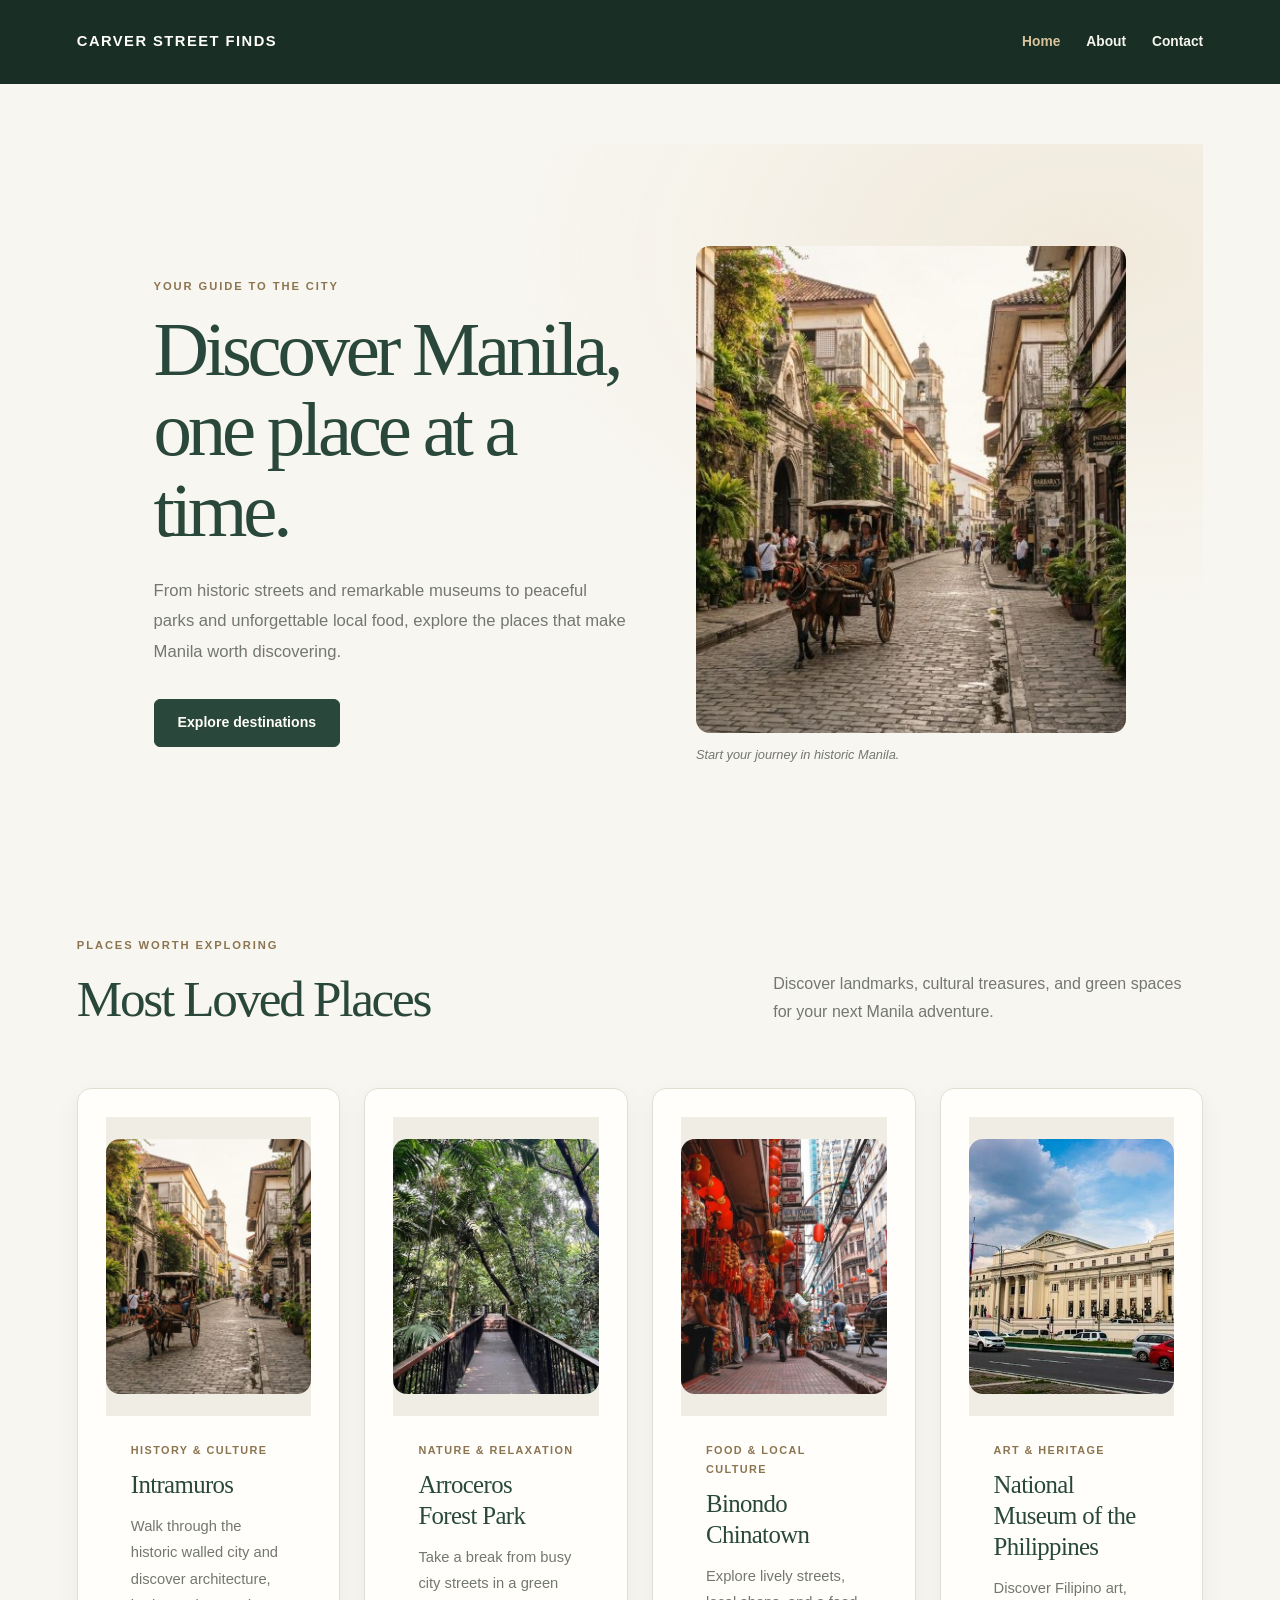
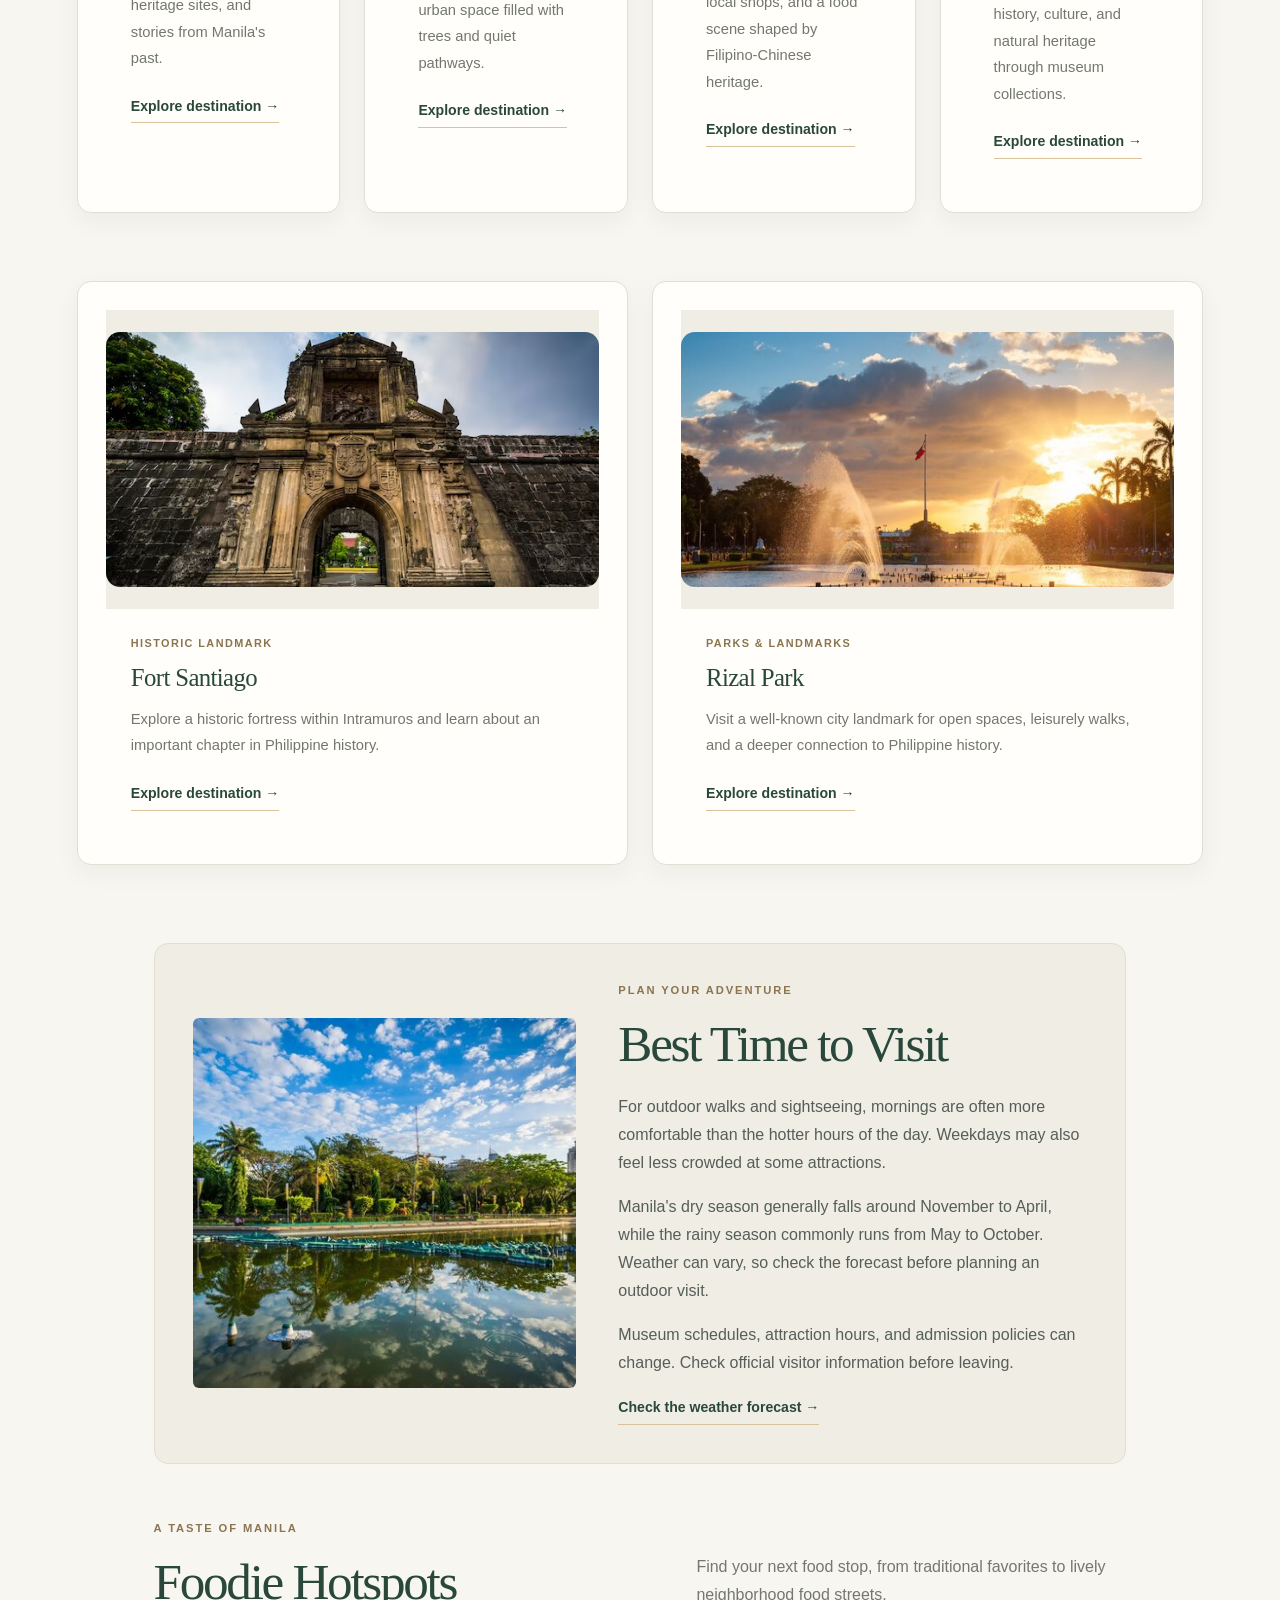
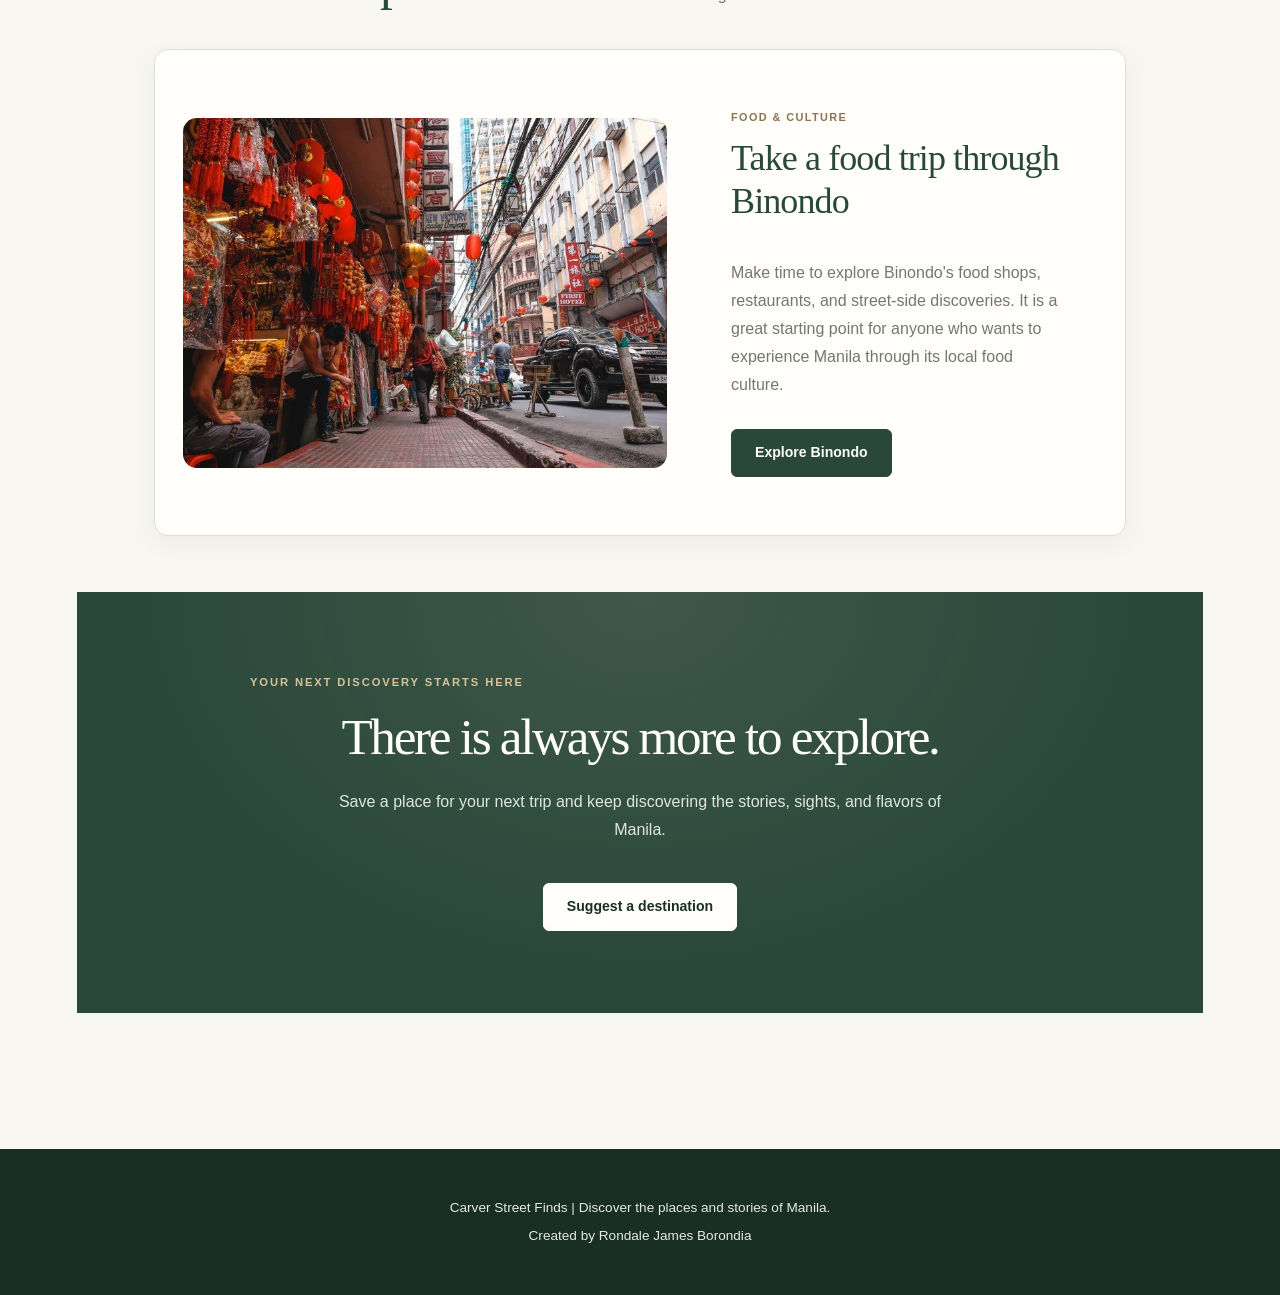
<file: index.html>
<!DOCTYPE html>
<html lang="en">
<head>
    <meta charset="UTF-8">
    <meta name="viewport" content="width=device-width, initial-scale=1.0">
    <meta name="description" content="Discover Manila through its historic landmarks, museums, green spaces, and local food with Carver Street Finds.">
    <title>Carver Street Finds | Discover Manila</title>
    <link rel="stylesheet" href="style.css">
</head>
<body>

    <header class="site-header">
        <a class="brand" href="index.html">CARVER STREET FINDS</a>

        <nav aria-label="Main navigation">
            <ul>
                <li><a href="index.html" aria-current="page">Home</a></li>
                <li><a href="about.html">About</a></li>
                <li><a href="contact.html">Contact</a></li>
            </ul>
        </nav>
    </header>

    <main class="travel-guide">

        <!-- HERO SECTION -->
        <section class="hero">
            <div class="hero-copy">
                <p class="eyebrow">YOUR GUIDE TO THE CITY</p>
                <h1>Discover Manila, one place at a time.</h1>
                <p>
                    From historic streets and remarkable museums to peaceful
                    parks and unforgettable local food, explore the places
                    that make Manila worth discovering.
                </p>
                <a class="button-link" href="#most-loved">Explore destinations</a>
            </div>

            <div class="hero-image">
                <img src="intramurosmanila.jpg"
                     alt="Historic architecture inside Intramuros, Manila">
                <p class="image-caption">Start your journey in historic Manila.</p>
            </div>
        </section>

        <!-- MOST LOVED PLACES -->
        <section class="guide-section" id="most-loved">
            <div class="section-heading">
                <div>
                    <p class="eyebrow">PLACES WORTH EXPLORING</p>
                    <h2>Most Loved Places</h2>
                </div>
                <p>
                    Discover landmarks, cultural treasures, and green
                    spaces for your next Manila adventure.
                </p>
            </div>

            <div class="destination-grid">

                <article class="destination-card">
                    <a class="card-image-link" href="places/intramuros.html">
                        <img src="intramurosmanila.jpg"
                             alt="Historic streets and buildings of Intramuros">
                    </a>
                    <div class="card-content">
                        <p class="card-category">HISTORY & CULTURE</p>
                        <h3><a href="places/intramuros.html">Intramuros</a></h3>
                        <p>
                            Walk through the historic walled city and discover
                            architecture, heritage sites, and stories from
                            Manila's past.
                        </p>
                        <a class="text-link" href="places/intramuros.html">
                            Explore destination →
                        </a>
                    </div>
                </article>

                <article class="destination-card">
                    <a class="card-image-link" href="places/arroceros.html">
                        <img src="arrocerospark.jpg"
                             alt="Green trees and walking paths at Arroceros Forest Park">
                    </a>
                    <div class="card-content">
                        <p class="card-category">NATURE & RELAXATION</p>
                        <h3><a href="places/arroceros.html">Arroceros Forest Park</a></h3>
                        <p>
                            Take a break from busy city streets in a green
                            urban space filled with trees and quiet pathways.
                        </p>
                        <a class="text-link" href="places/arroceros.html">
                            Explore destination →
                        </a>
                    </div>
                </article>

                <article class="destination-card">
                    <a class="card-image-link" href="places/binondo.html">
                        <img src="binondochina.jpg"
                             alt="A street in Binondo Chinatown, Manila">
                    </a>
                    <div class="card-content">
                        <p class="card-category">FOOD & LOCAL CULTURE</p>
                        <h3><a href="places/binondo.html">Binondo Chinatown</a></h3>
                        <p>
                            Explore lively streets, local shops, and a food
                            scene shaped by Filipino-Chinese heritage.
                        </p>
                        <a class="text-link" href="places/binondo.html">
                            Explore destination →
                        </a>
                    </div>
                </article>

                <article class="destination-card">
                    <a class="card-image-link" href="places/national-museum.html">
                        <img src="national.jpg"
                             alt="The National Museum of the Philippines">
                    </a>
                    <div class="card-content">
                        <p class="card-category">ART & HERITAGE</p>
                        <h3><a href="places/national-museum.html">National Museum of the Philippines</a></h3>
                        <p>
                            Discover Filipino art, history, culture, and
                            natural heritage through museum collections.
                        </p>
                        <a class="text-link" href="places/national-museum.html">
                            Explore destination →
                        </a>
                    </div>
                </article>

                <article class="destination-card">
                    <a class="card-image-link" href="places/fort-santiago.html">
                        <img src="fort.avif"
                             alt="Historic grounds at Fort Santiago">
                    </a>
                    <div class="card-content">
                        <p class="card-category">HISTORIC LANDMARK</p>
                        <h3><a href="places/fort-santiago.html">Fort Santiago</a></h3>
                        <p>
                            Explore a historic fortress within Intramuros
                            and learn about an important chapter in
                            Philippine history.
                        </p>
                        <a class="text-link" href="places/fort-santiago.html">
                            Explore destination →
                        </a>
                    </div>
                </article>

                <article class="destination-card">
                    <a class="card-image-link" href="places/rizal-park.html">
                        <img src="rizal.jpg"
                             alt="Landscaped grounds at Rizal Park in Manila">
                    </a>
                    <div class="card-content">
                        <p class="card-category">PARKS & LANDMARKS</p>
                        <h3><a href="places/rizal-park.html">Rizal Park</a></h3>
                        <p>
                            Visit a well-known city landmark for open spaces,
                            leisurely walks, and a deeper connection to
                            Philippine history.
                        </p>
                        <a class="text-link" href="places/rizal-park.html">
                            Explore destination →
                        </a>
                    </div>
                </article>

            </div>
        </section>

        <!-- BEST TIME TO VISIT -->
        <section class="best-time-section" id="best-time">
            <div class="best-time-image">
                <img src="rizalpark.jpg"
                     alt="Open green spaces at Rizal Park">
            </div>

            <div class="best-time-copy">
                <p class="eyebrow">PLAN YOUR ADVENTURE</p>
                <h2>Best Time to Visit</h2>
                <p>
                    For outdoor walks and sightseeing, mornings are often
                    more comfortable than the hotter hours of the day.
                    Weekdays may also feel less crowded at some attractions.
                </p>
                <p>
                    Manila's dry season generally falls around November
                    to April, while the rainy season commonly runs from
                    May to October. Weather can vary, so check the forecast
                    before planning an outdoor visit.
                </p>
                <p>
                    Museum schedules, attraction hours, and admission
                    policies can change. Check official visitor information
                    before leaving.
                </p>
                <a class="text-link" href="https://www.pagasa.dost.gov.ph/"
                   target="_blank" rel="noopener noreferrer">
                    Check the weather forecast →
                </a>
            </div>
        </section>

        <!-- FOODIE HOTSPOTS -->
        <section class="food-section" id="foodie-hotspots">
            <div class="section-heading">
                <div>
                    <p class="eyebrow">A TASTE OF MANILA</p>
                    <h2>Foodie Hotspots</h2>
                </div>
                <p>
                    Find your next food stop, from traditional favorites
                    to lively neighborhood food streets.
                </p>
            </div>

            <article class="food-feature">
                <img src="binondochina.jpg"
                     alt="Binondo Chinatown, known for its Filipino-Chinese food scene">

                <div class="food-feature-copy">
                    <p class="card-category">FOOD & CULTURE</p>
                    <h3>Take a food trip through Binondo</h3>
                    <p>
                        Make time to explore Binondo's food shops, restaurants,
                        and street-side discoveries. It is a great starting
                        point for anyone who wants to experience Manila
                        through its local food culture.
                    </p>
                    <a class="button-link" href="places/binondo.html">
                        Explore Binondo
                    </a>
                </div>
            </article>
        </section>

        <!-- CLOSING CALL TO ACTION -->
        <section class="closing-section">
            <p class="eyebrow">YOUR NEXT DISCOVERY STARTS HERE</p>
            <h2>There is always more to explore.</h2>
            <p>
                Save a place for your next trip and keep discovering
                the stories, sights, and flavors of Manila.
            </p>
            <a class="button-link" href="contact.html">Suggest a destination</a>
        </section>

    </main>

    <footer class="site-footer">
        <p>Carver Street Finds | Discover the places and stories of Manila.</p>
        <p>Created by Rondale James Borondia</p>
    </footer>

</body>
</html>
</file>
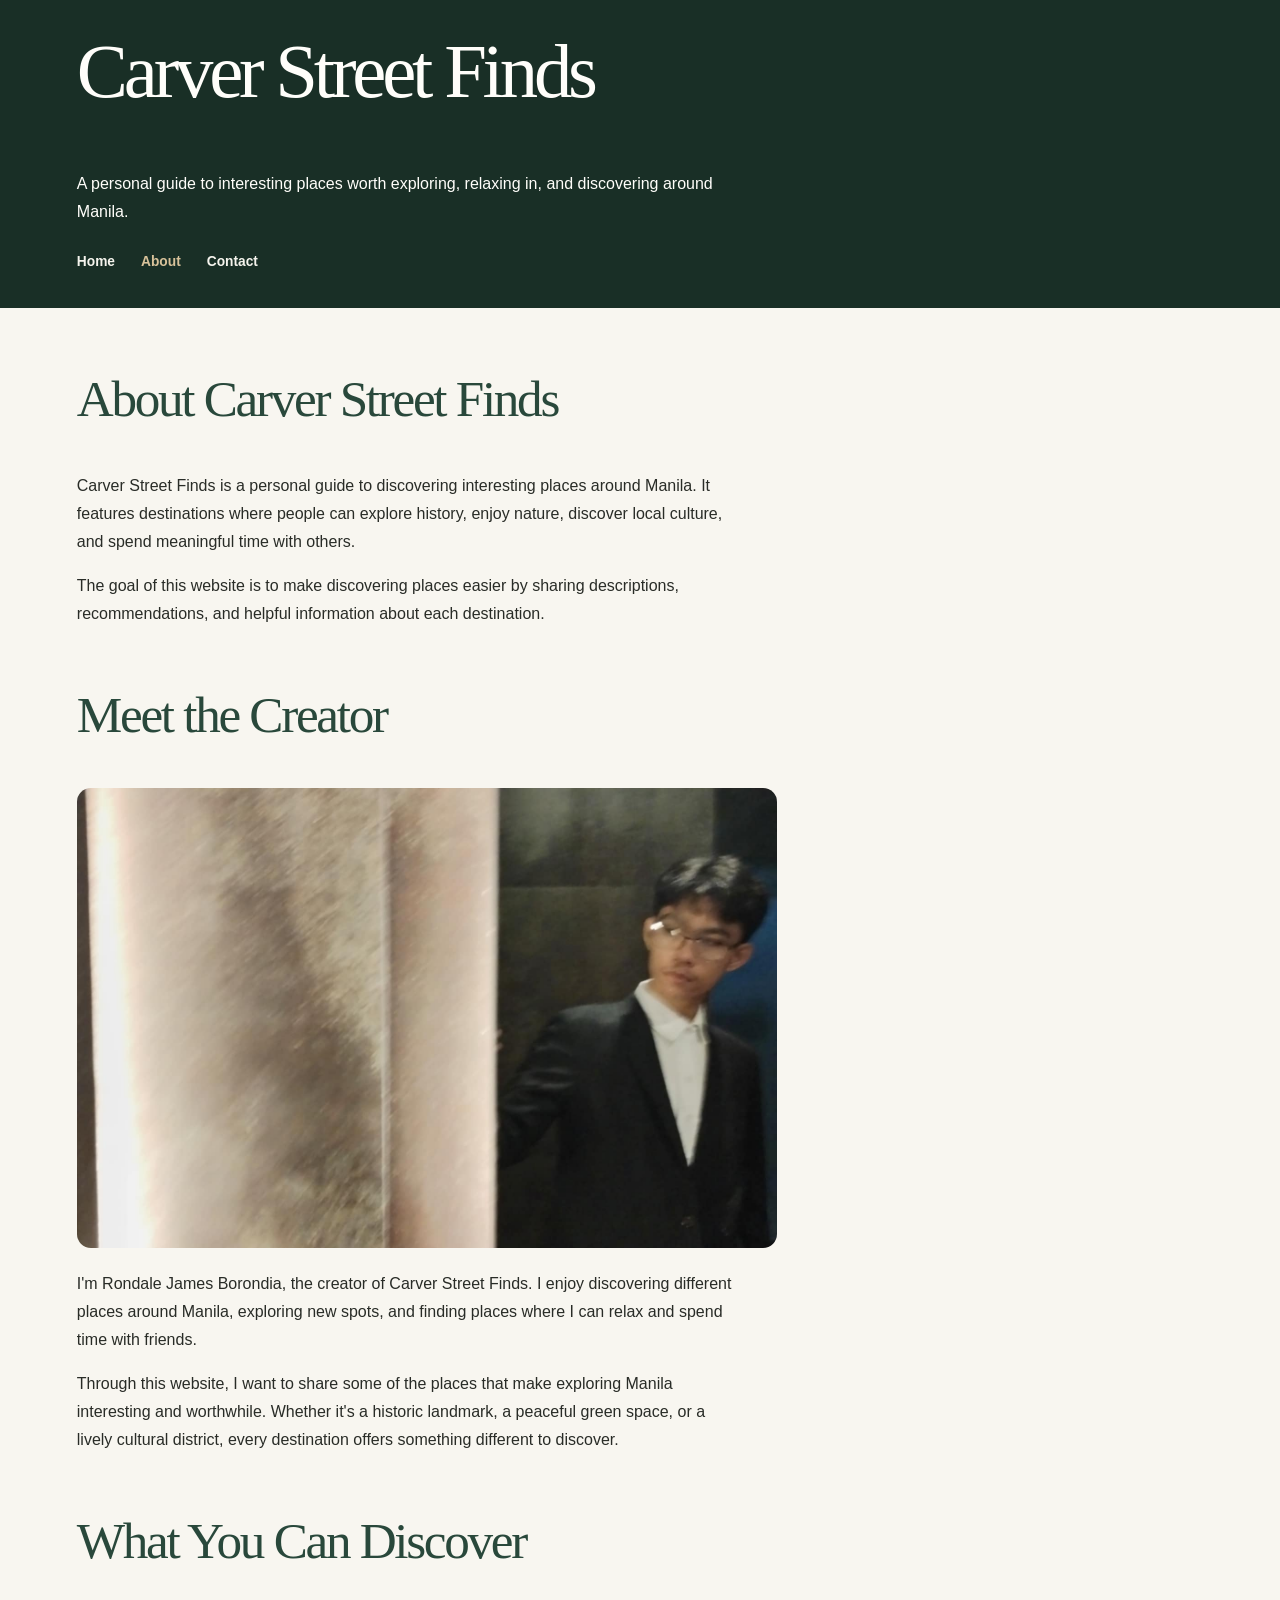
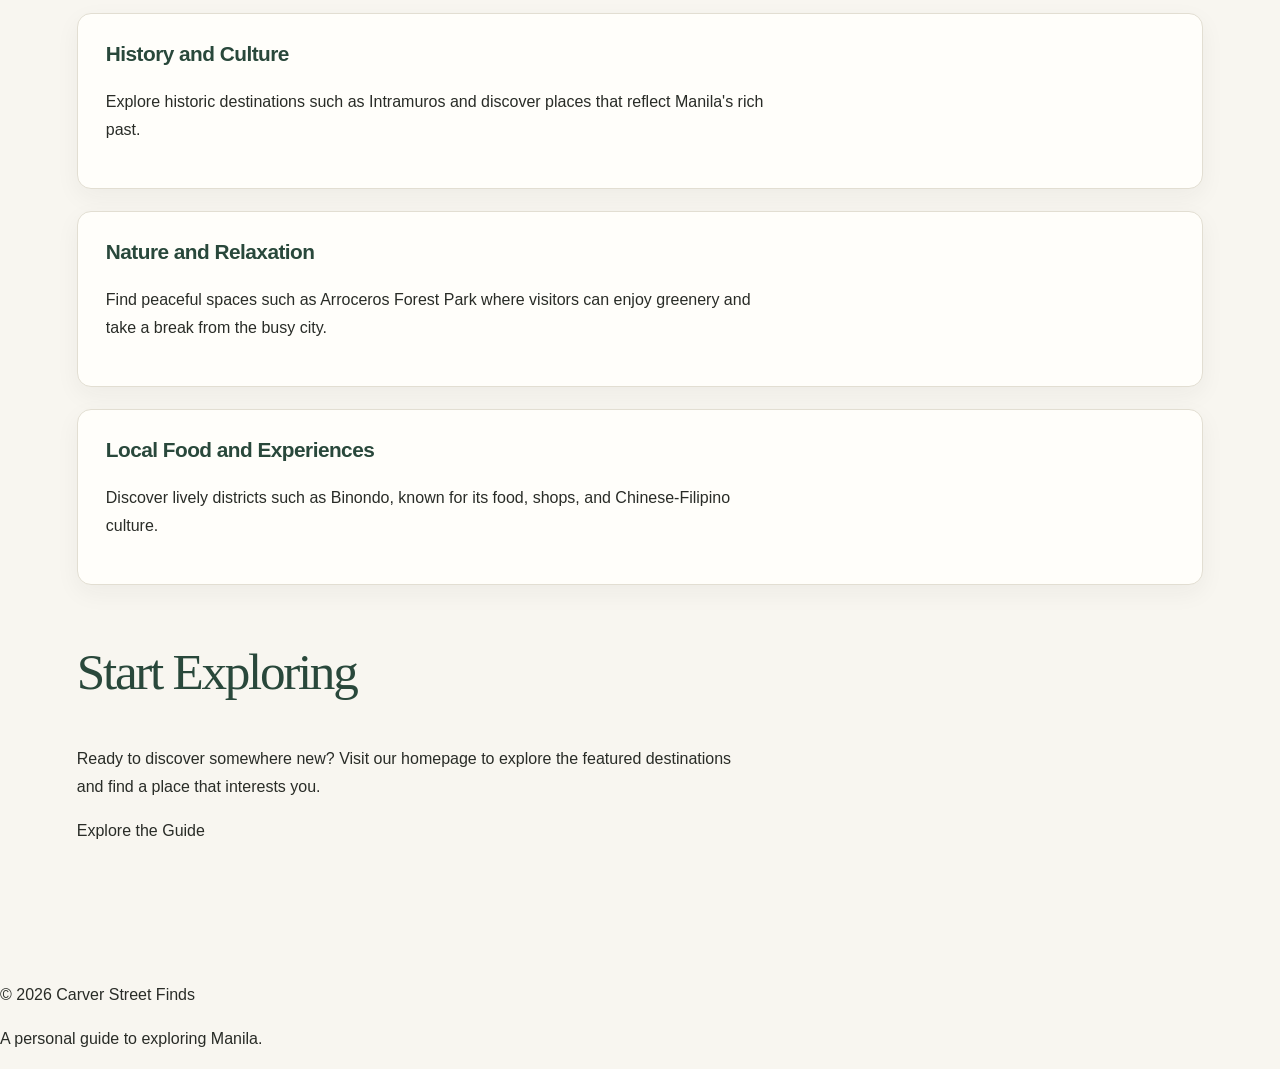
<file: about.html>
<!DOCTYPE html>
<html lang="en">
<head>
    <meta charset="UTF-8">
    <meta name="viewport" content="width=device-width, initial-scale=1.0">
    <meta name="description" content="Learn about Carver Street Finds, a personal guide to interesting places around Manila.">
    <title>About - Carver Street Finds</title>
    <link rel="stylesheet" href="style.css">
</head>

<body>

    <header>
        <h1>Carver Street Finds</h1>

        <p>
            A personal guide to interesting places worth exploring,
            relaxing in, and discovering around Manila.
        </p>

        <nav>
            <ul>
                <li><a href="index.html">Home</a></li>
                <li><a href="about.html" aria-current="page">About</a></li>
                <li><a href="contact.html">Contact</a></li>
            </ul>
        </nav>
    </header>

    <main>
        <section>
            <h2>About Carver Street Finds</h2>

            <p>
                Carver Street Finds is a personal guide to discovering
                interesting places around Manila. It features destinations
                where people can explore history, enjoy nature, discover
                local culture, and spend meaningful time with others.
            </p>

            <p>
                The goal of this website is to make discovering places
                easier by sharing descriptions, recommendations, and
                helpful information about each destination.
            </p>
        </section>

        <section>
            <h2>Meet the Creator</h2>

            <img
                src="webpfp.jpg"
                alt="Rondale James Borondia"
                width="500"
            >

            <p>
                I'm Rondale James Borondia, the creator of Carver Street
                Finds. I enjoy discovering different places around Manila,
                exploring new spots, and finding places where I can relax
                and spend time with friends.
            </p>

            <p>
                Through this website, I want to share some of the places
                that make exploring Manila interesting and worthwhile.
                Whether it's a historic landmark, a peaceful green space,
                or a lively cultural district, every destination offers
                something different to discover.
            </p>
        </section>

        <section>
            <h2>What You Can Discover</h2>

            <article>
                <h3>History and Culture</h3>
                <p>
                    Explore historic destinations such as Intramuros and
                    discover places that reflect Manila's rich past.
                </p>
            </article>

            <article>
                <h3>Nature and Relaxation</h3>
                <p>
                    Find peaceful spaces such as Arroceros Forest Park
                    where visitors can enjoy greenery and take a break
                    from the busy city.
                </p>
            </article>

            <article>
                <h3>Local Food and Experiences</h3>
                <p>
                    Discover lively districts such as Binondo, known for
                    its food, shops, and Chinese-Filipino culture.
                </p>
            </article>
        </section>

        <section>
            <h2>Start Exploring</h2>

            <p>
                Ready to discover somewhere new? Visit our homepage to
                explore the featured destinations and find a place that
                interests you.
            </p>

            <p>
                <a href="index.html">Explore the Guide</a>
            </p>
        </section>
    </main>

    <footer>
        <p>&copy; 2026 Carver Street Finds</p>
        <p>A personal guide to exploring Manila.</p>
    </footer>

</body>
</html>
</file>
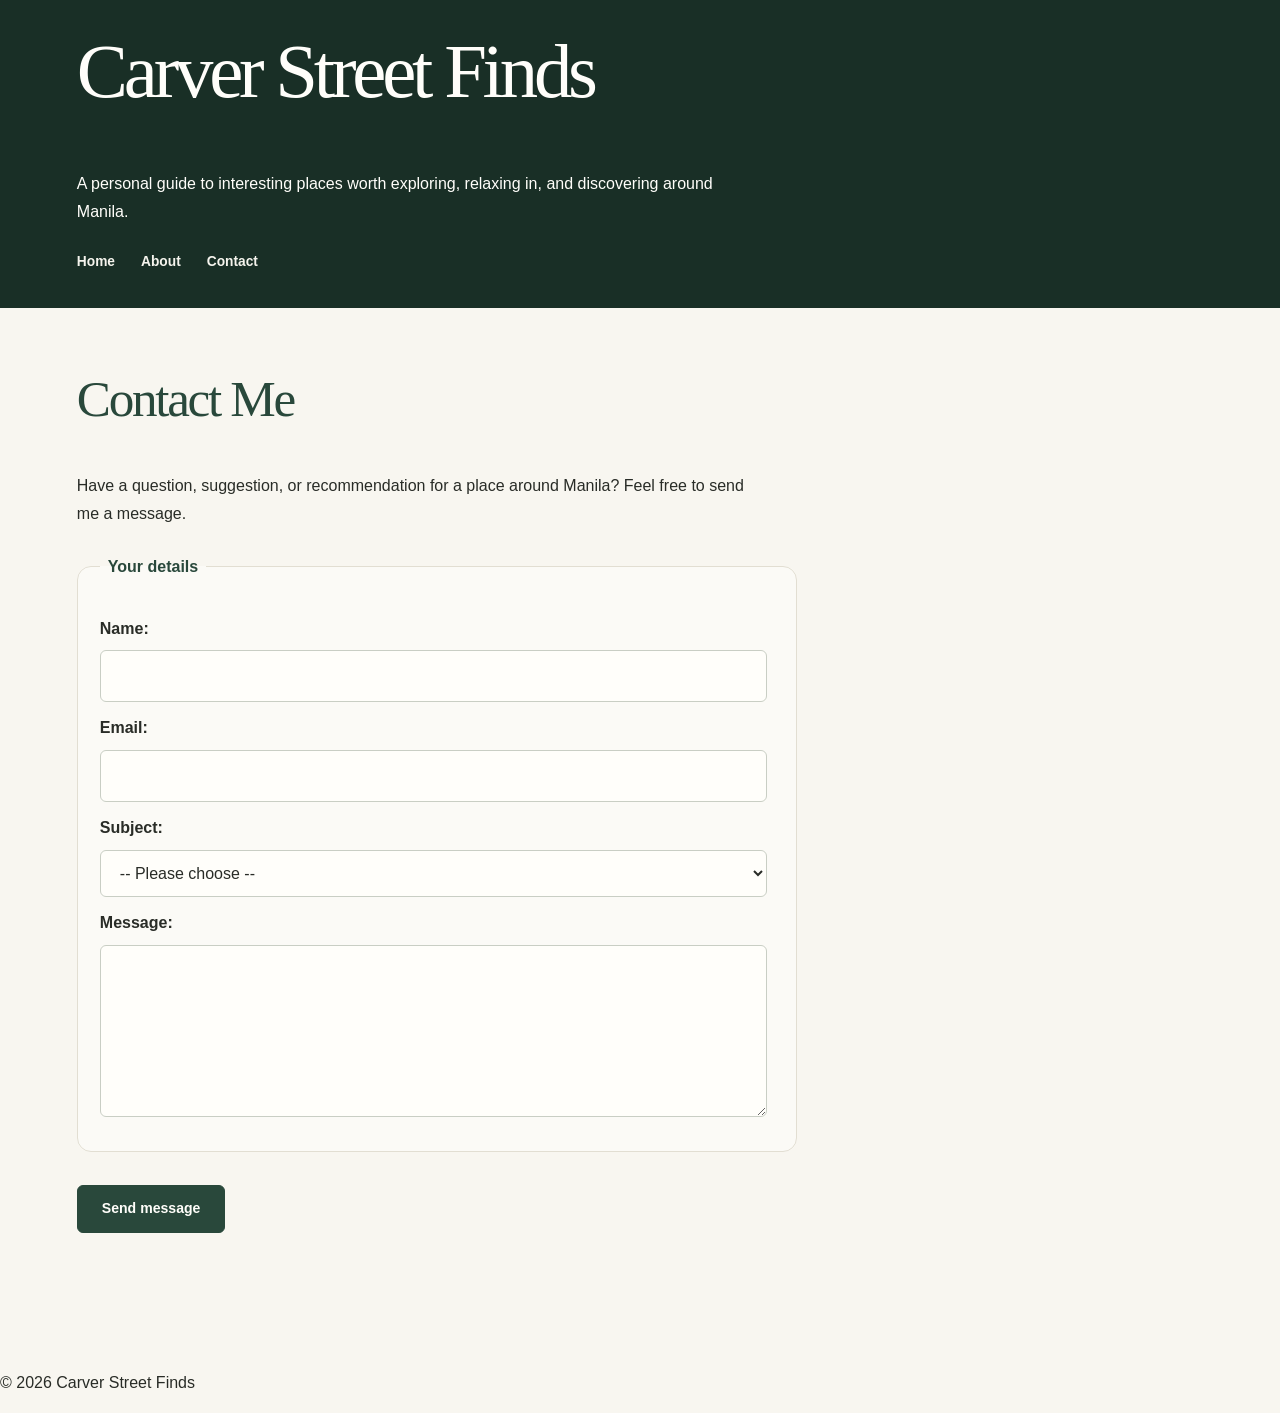
<file: contact.html>
<!DOCTYPE html>
<html lang="en">
<head>
    <meta charset="UTF-8">
    <meta name="viewport" content="width=device-width, initial-scale=1.0">
    <title>Contact - Carver Street Finds</title>
    <link rel="stylesheet" href="style.css">
</head>

<body>

    <header>
        <h1>Carver Street Finds</h1>

        <p>
            A personal guide to interesting places worth exploring,
            relaxing in, and discovering around Manila.
        </p>

        <nav>
            <ul>
                <li><a href="index.html">Home</a></li>
                <li><a href="about.html">About</a></li>
                <li><a href="contact.html">Contact</a></li>
            </ul>
        </nav>
    </header>

    <main>

        <section>
            <h2>Contact Me</h2>

            <p>
                Have a question, suggestion, or recommendation for a place
                around Manila? Feel free to send me a message.
            </p>

            <form>

                <fieldset>
                    <legend>Your details</legend>

                    <p>
                        <label for="name">Name:</label><br>
                        <input type="text" id="name" name="name" required>
                    </p>

                    <p>
                        <label for="email">Email:</label><br>
                        <input type="email" id="email" name="email" required>
                    </p>

                    <p>
                        <label for="subject">Subject:</label><br>

                        <select id="subject" name="subject">
                            <option value="">-- Please choose --</option>
                            <option value="suggest-place">Suggest a place</option>
                            <option value="correct-detail">Correct a detail</option>
                            <option value="ask-question">Ask a question</option>
                            <option value="other">Something else</option>
                        </select>
                    </p>

                    <p>
                        <label for="message">Message:</label><br>

                        <textarea
                            id="message"
                            name="message"
                            rows="6"
                            cols="40"
                            required
                        ></textarea>
                    </p>

                </fieldset>

                <p>
                    <button type="submit">Send message</button>
                </p>

            </form>
        </section>

    </main>

    <footer>
        <p>&copy; 2026 Carver Street Finds</p>
    </footer>

</body>
</html>
</file>
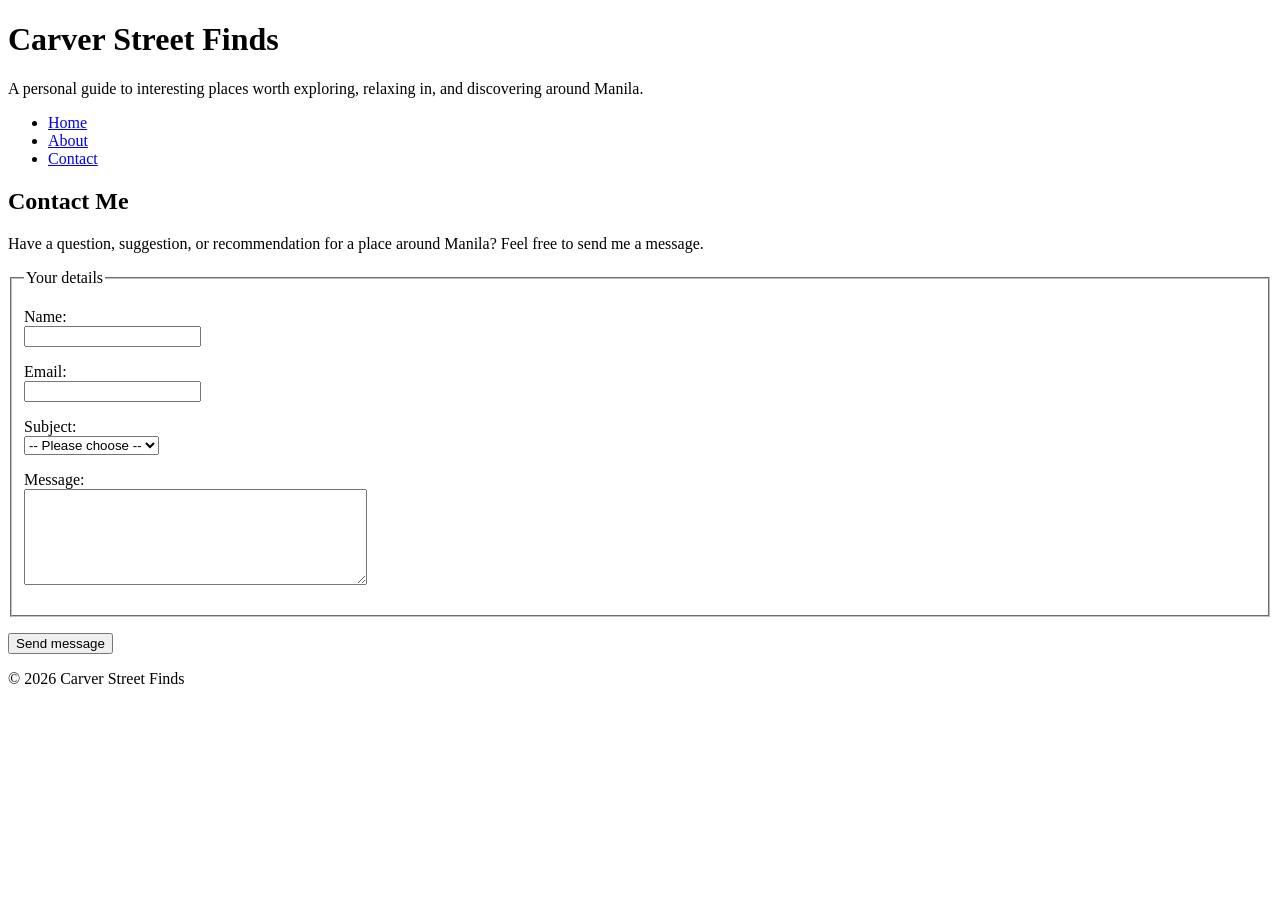
<file: contact/contact.html>
<!DOCTYPE html>
<html lang="en">
<head>
    <meta charset="UTF-8">
    <meta name="viewport" content="width=device-width, initial-scale=1.0">
    <title>Contact - Carver Street Finds</title>
</head>

<body>

    <header>
        <h1>Carver Street Finds</h1>

        <p>
            A personal guide to interesting places worth exploring,
            relaxing in, and discovering around Manila.
        </p>

        <nav>
            <ul>
                <li><a href="index.html">Home</a></li>
                <li><a href="about.html">About</a></li>
                <li><a href="contact.html">Contact</a></li>
            </ul>
        </nav>
    </header>

    <main>

        <section>
            <h2>Contact Me</h2>

            <p>
                Have a question, suggestion, or recommendation for a place
                around Manila? Feel free to send me a message.
            </p>

            <form>

                <fieldset>
                    <legend>Your details</legend>

                    <p>
                        <label for="name">Name:</label><br>
                        <input type="text" id="name" name="name" required>
                    </p>

                    <p>
                        <label for="email">Email:</label><br>
                        <input type="email" id="email" name="email" required>
                    </p>

                    <p>
                        <label for="subject">Subject:</label><br>

                        <select id="subject" name="subject">
                            <option value="">-- Please choose --</option>
                            <option value="suggest-place">Suggest a place</option>
                            <option value="correct-detail">Correct a detail</option>
                            <option value="ask-question">Ask a question</option>
                            <option value="other">Something else</option>
                        </select>
                    </p>

                    <p>
                        <label for="message">Message:</label><br>

                        <textarea
                            id="message"
                            name="message"
                            rows="6"
                            cols="40"
                            required
                        ></textarea>
                    </p>

                </fieldset>

                <p>
                    <button type="submit">Send message</button>
                </p>

            </form>
        </section>

    </main>

    <footer>
        <p>&copy; 2026 Carver Street Finds</p>
    </footer>

</body>
</html>
</file>
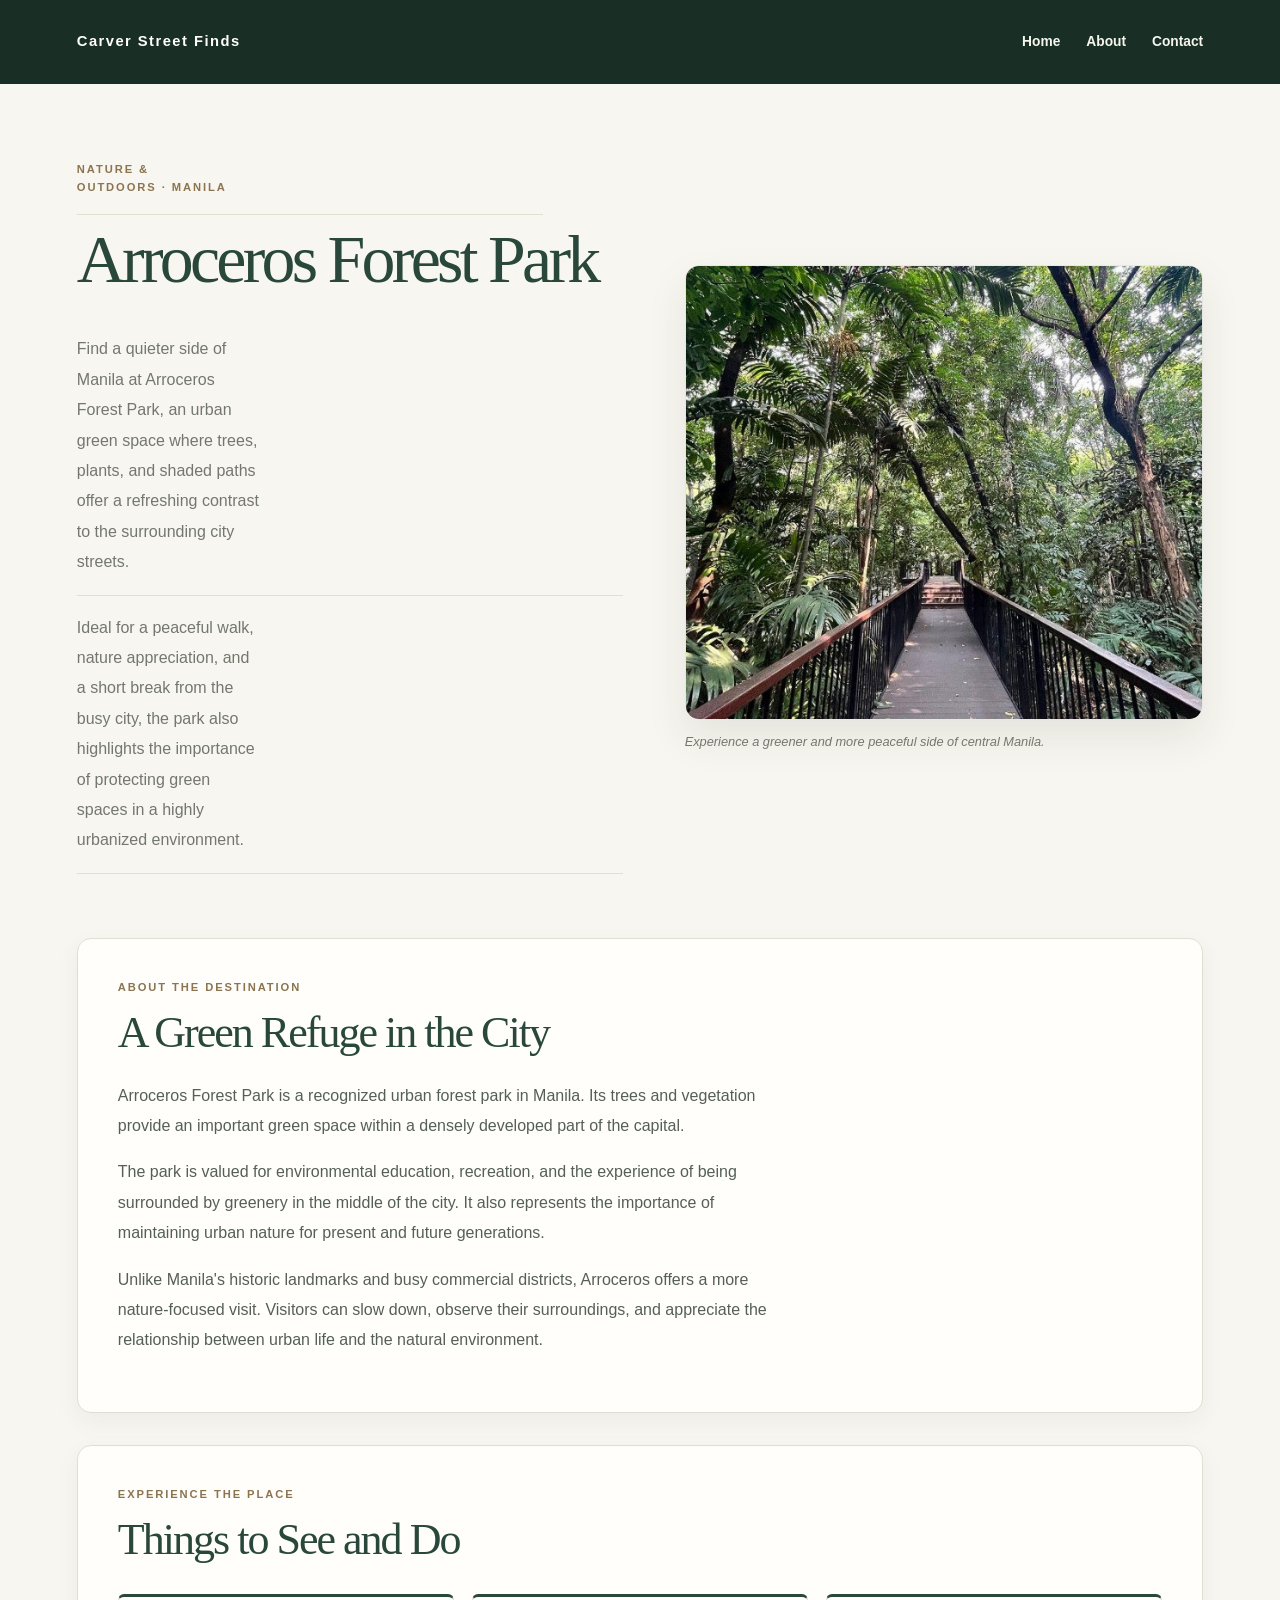
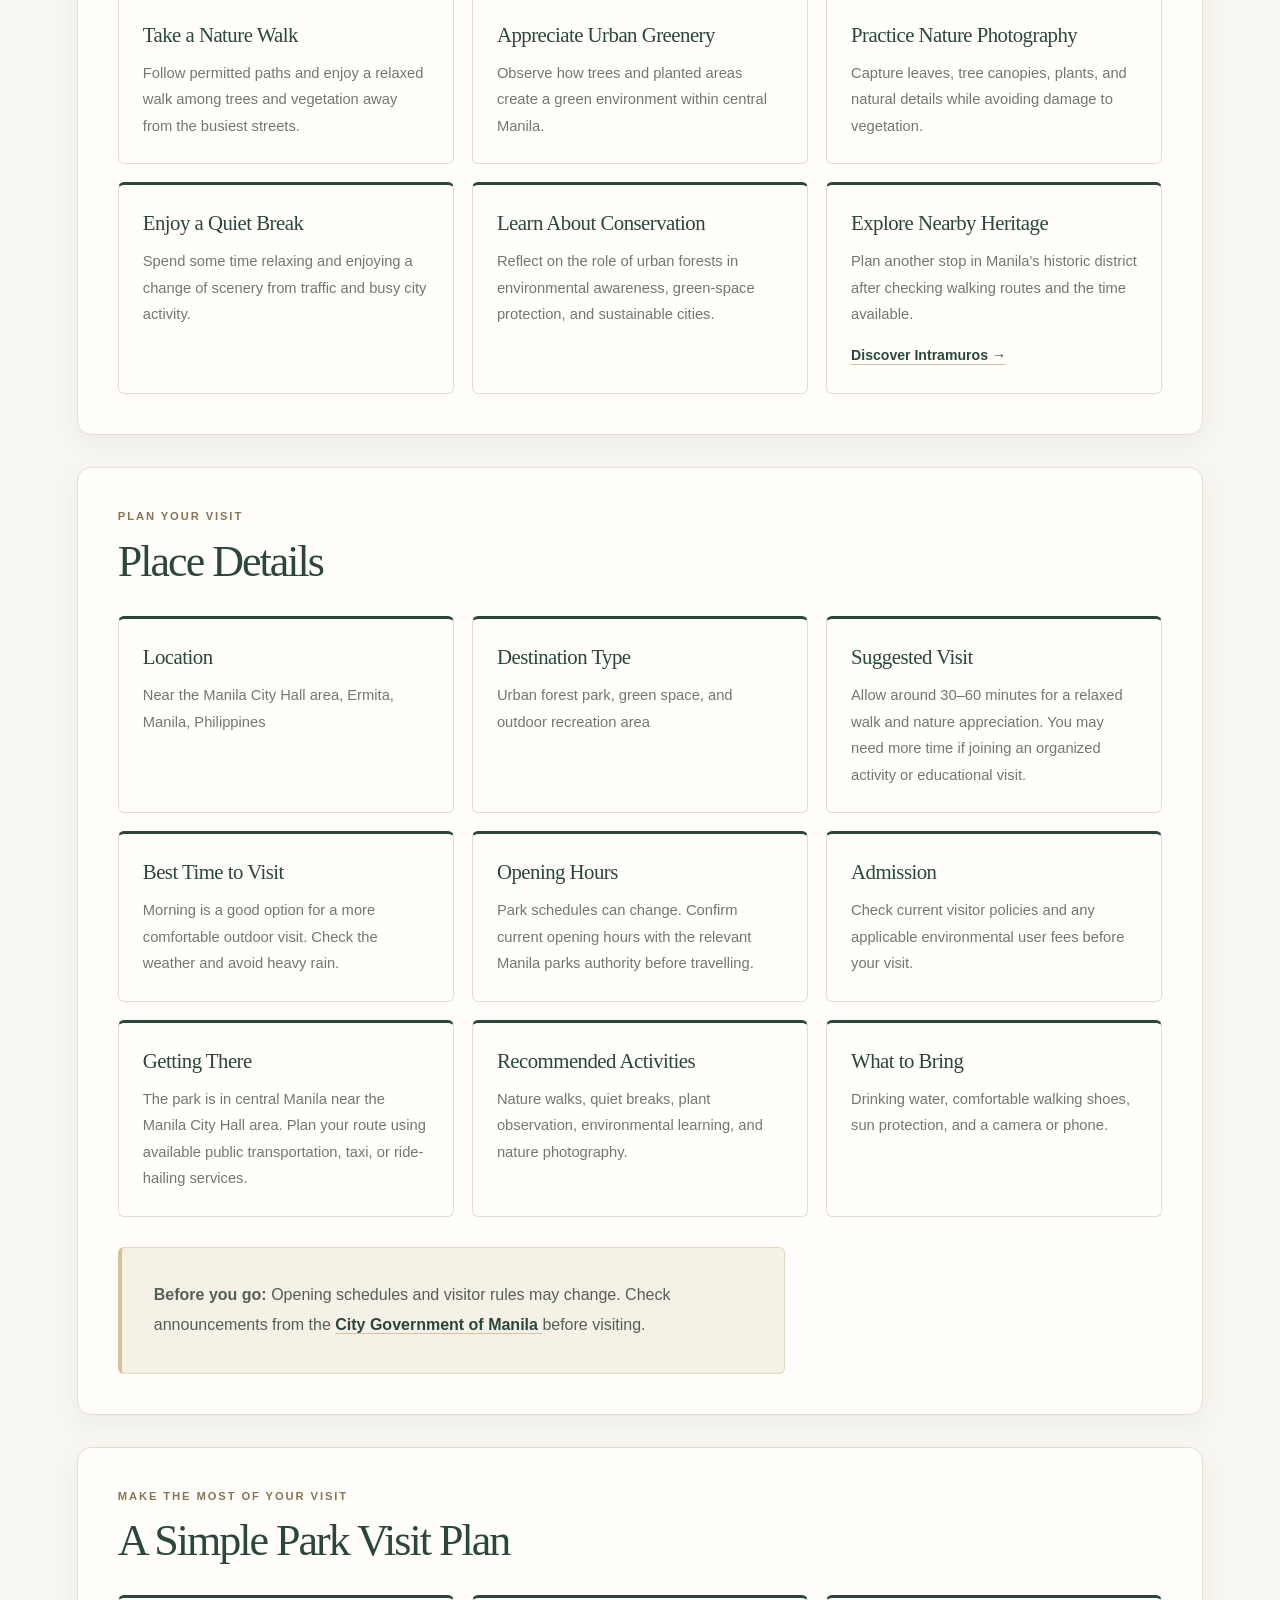
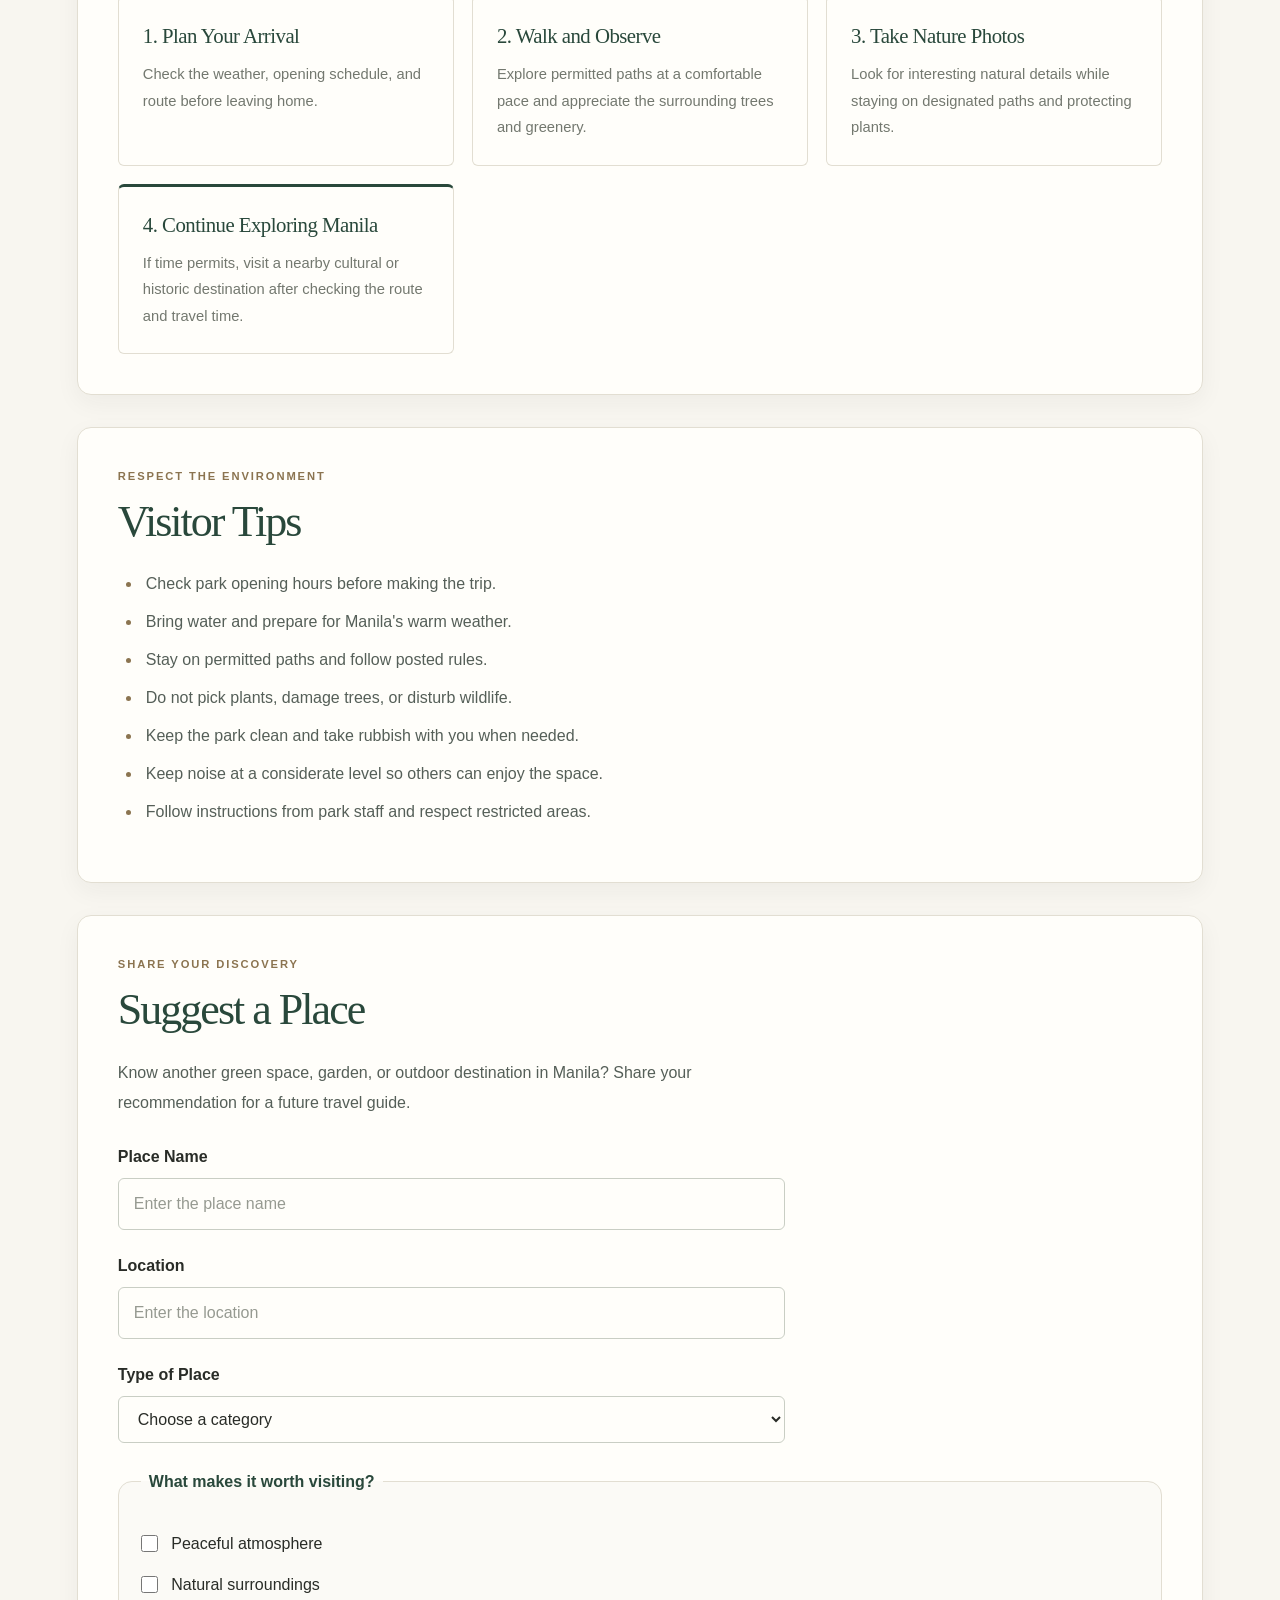
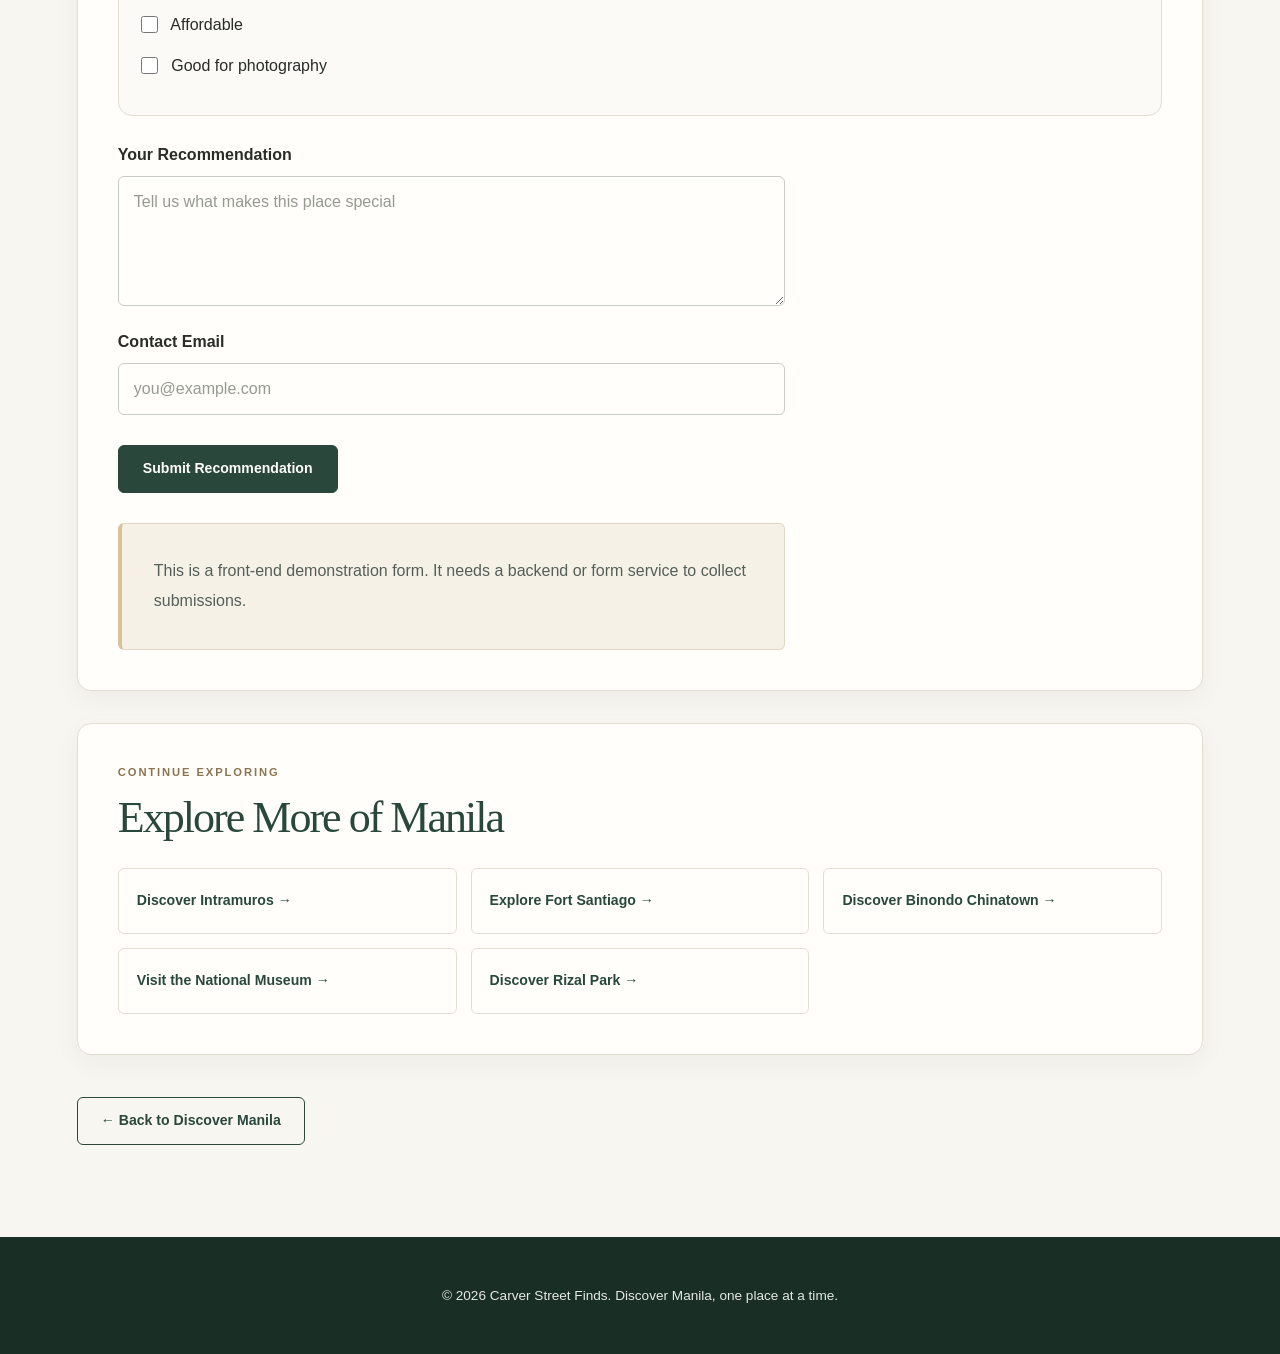
<file: places/arroceros.html>
<!DOCTYPE html>
<html lang="en">
<head>
    <meta charset="UTF-8">
    <meta name="viewport" content="width=device-width, initial-scale=1.0">
    <meta name="description" content="Discover Arroceros Forest Park in Manila, an urban green space for nature walks, relaxation, and environmental appreciation.">
    <title>Arroceros Forest Park | Carver Street Finds</title>
    <link rel="stylesheet" href="../style.css">
</head>

<body>
    <header class="site-header">
        <a href="../index.html" class="logo">Carver Street Finds</a>
        <nav aria-label="Main navigation">
            <ul>
                <li><a href="../index.html">Home</a></li>
                <li><a href="../about.html">About</a></li>
                <li><a href="../contact.html">Contact</a></li>
            </ul>
        </nav>
    </header>

    <main class="place-detail">

        <section class="place-hero">
            <div class="place-info">
                <p class="eyebrow">NATURE &amp; OUTDOORS · MANILA</p>
                <h1>Arroceros Forest Park</h1>
                <p>
                    Find a quieter side of Manila at Arroceros Forest
                    Park, an urban green space where trees, plants,
                    and shaded paths offer a refreshing contrast to
                    the surrounding city streets.
                </p>
                <p>
                    Ideal for a peaceful walk, nature appreciation,
                    and a short break from the busy city, the park
                    also highlights the importance of protecting
                    green spaces in a highly urbanized environment.
                </p>
            </div>

            <figure>
                <img class="place-cover"
                     src="../arrocerospark.jpg"
                     alt="Trees and green surroundings at Arroceros Forest Park">
                <figcaption>
                    Experience a greener and more peaceful side
                    of central Manila.
                </figcaption>
            </figure>
        </section>

        <section class="place-section">
            <p class="eyebrow">ABOUT THE DESTINATION</p>
            <h2>A Green Refuge in the City</h2>

            <p>
                Arroceros Forest Park is a recognized urban forest
                park in Manila. Its trees and vegetation provide
                an important green space within a densely developed
                part of the capital.
            </p>

            <p>
                The park is valued for environmental education,
                recreation, and the experience of being surrounded
                by greenery in the middle of the city. It also
                represents the importance of maintaining urban
                nature for present and future generations.
            </p>

            <p>
                Unlike Manila's historic landmarks and busy
                commercial districts, Arroceros offers a more
                nature-focused visit. Visitors can slow down,
                observe their surroundings, and appreciate
                the relationship between urban life and the
                natural environment.
            </p>
        </section>

        <section class="place-section">
            <p class="eyebrow">EXPERIENCE THE PLACE</p>
            <h2>Things to See and Do</h2>

            <div class="detail-grid">
                <article class="detail-card">
                    <h3>Take a Nature Walk</h3>
                    <p>
                        Follow permitted paths and enjoy a relaxed
                        walk among trees and vegetation away from
                        the busiest streets.
                    </p>
                </article>

                <article class="detail-card">
                    <h3>Appreciate Urban Greenery</h3>
                    <p>
                        Observe how trees and planted areas create
                        a green environment within central Manila.
                    </p>
                </article>

                <article class="detail-card">
                    <h3>Practice Nature Photography</h3>
                    <p>
                        Capture leaves, tree canopies, plants,
                        and natural details while avoiding
                        damage to vegetation.
                    </p>
                </article>

                <article class="detail-card">
                    <h3>Enjoy a Quiet Break</h3>
                    <p>
                        Spend some time relaxing and enjoying
                        a change of scenery from traffic and
                        busy city activity.
                    </p>
                </article>

                <article class="detail-card">
                    <h3>Learn About Conservation</h3>
                    <p>
                        Reflect on the role of urban forests
                        in environmental awareness, green-space
                        protection, and sustainable cities.
                    </p>
                </article>

                <article class="detail-card">
                    <h3>Explore Nearby Heritage</h3>
                    <p>
                        Plan another stop in Manila's historic
                        district after checking walking routes
                        and the time available.
                    </p>
                    <a href="intramuros.html">Discover Intramuros →</a>
                </article>
            </div>
        </section>

        <section class="place-section">
            <p class="eyebrow">PLAN YOUR VISIT</p>
            <h2>Place Details</h2>

            <div class="detail-grid">
                <article class="detail-card">
                    <h3>Location</h3>
                    <p>Near the Manila City Hall area, Ermita, Manila, Philippines</p>
                </article>

                <article class="detail-card">
                    <h3>Destination Type</h3>
                    <p>Urban forest park, green space, and outdoor recreation area</p>
                </article>

                <article class="detail-card">
                    <h3>Suggested Visit</h3>
                    <p>
                        Allow around 30–60 minutes for a relaxed
                        walk and nature appreciation. You may
                        need more time if joining an organized
                        activity or educational visit.
                    </p>
                </article>

                <article class="detail-card">
                    <h3>Best Time to Visit</h3>
                    <p>
                        Morning is a good option for a more
                        comfortable outdoor visit. Check the
                        weather and avoid heavy rain.
                    </p>
                </article>

                <article class="detail-card">
                    <h3>Opening Hours</h3>
                    <p>
                        Park schedules can change. Confirm current
                        opening hours with the relevant Manila
                        parks authority before travelling.
                    </p>
                </article>

                <article class="detail-card">
                    <h3>Admission</h3>
                    <p>
                        Check current visitor policies and any
                        applicable environmental user fees
                        before your visit.
                    </p>
                </article>

                <article class="detail-card">
                    <h3>Getting There</h3>
                    <p>
                        The park is in central Manila near the
                        Manila City Hall area. Plan your route
                        using available public transportation,
                        taxi, or ride-hailing services.
                    </p>
                </article>

                <article class="detail-card">
                    <h3>Recommended Activities</h3>
                    <p>
                        Nature walks, quiet breaks, plant
                        observation, environmental learning,
                        and nature photography.
                    </p>
                </article>

                <article class="detail-card">
                    <h3>What to Bring</h3>
                    <p>
                        Drinking water, comfortable walking shoes,
                        sun protection, and a camera or phone.
                    </p>
                </article>
            </div>

            <p class="visitor-note">
                <strong>Before you go:</strong>
                Opening schedules and visitor rules may change.
                Check announcements from the
                <a href="https://manila.gov.ph/"
                   target="_blank"
                   rel="noopener noreferrer">
                    City Government of Manila
                </a>
                before visiting.
            </p>
        </section>

        <section class="place-section">
            <p class="eyebrow">MAKE THE MOST OF YOUR VISIT</p>
            <h2>A Simple Park Visit Plan</h2>

            <div class="detail-grid">
                <article class="detail-card">
                    <h3>1. Plan Your Arrival</h3>
                    <p>
                        Check the weather, opening schedule,
                        and route before leaving home.
                    </p>
                </article>

                <article class="detail-card">
                    <h3>2. Walk and Observe</h3>
                    <p>
                        Explore permitted paths at a comfortable
                        pace and appreciate the surrounding
                        trees and greenery.
                    </p>
                </article>

                <article class="detail-card">
                    <h3>3. Take Nature Photos</h3>
                    <p>
                        Look for interesting natural details
                        while staying on designated paths
                        and protecting plants.
                    </p>
                </article>

                <article class="detail-card">
                    <h3>4. Continue Exploring Manila</h3>
                    <p>
                        If time permits, visit a nearby cultural
                        or historic destination after checking
                        the route and travel time.
                    </p>
                </article>
            </div>
        </section>

        <section class="place-section">
            <p class="eyebrow">RESPECT THE ENVIRONMENT</p>
            <h2>Visitor Tips</h2>
            <ul>
                <li>Check park opening hours before making the trip.</li>
                <li>Bring water and prepare for Manila's warm weather.</li>
                <li>Stay on permitted paths and follow posted rules.</li>
                <li>Do not pick plants, damage trees, or disturb wildlife.</li>
                <li>Keep the park clean and take rubbish with you when needed.</li>
                <li>Keep noise at a considerate level so others can enjoy the space.</li>
                <li>Follow instructions from park staff and respect restricted areas.</li>
            </ul>
        </section>

        <section class="place-section">
            <p class="eyebrow">SHARE YOUR DISCOVERY</p>
            <h2>Suggest a Place</h2>
            <p>
                Know another green space, garden, or outdoor
                destination in Manila? Share your recommendation
                for a future travel guide.
            </p>

            <form action="#" method="get">
                <p>
                    <label for="place-name">Place Name</label>
                    <input type="text" id="place-name"
                           name="place-name"
                           placeholder="Enter the place name" required>
                </p>

                <p>
                    <label for="place-location">Location</label>
                    <input type="text" id="place-location"
                           name="place-location"
                           placeholder="Enter the location" required>
                </p>

                <p>
                    <label for="category">Type of Place</label>
                    <select id="category" name="category" required>
                        <option value="">Choose a category</option>
                        <option value="park">Park and Outdoors</option>
                        <option value="nature">Nature and Green Space</option>
                        <option value="heritage">History and Heritage</option>
                        <option value="food">Food and Dining</option>
                        <option value="study">Study Spot</option>
                        <option value="other">Other</option>
                    </select>
                </p>

                <fieldset>
                    <legend>What makes it worth visiting?</legend>
                    <p>
                        <input type="checkbox" id="peaceful"
                               name="good-points" value="peaceful">
                        <label for="peaceful">Peaceful atmosphere</label>
                    </p>
                    <p>
                        <input type="checkbox" id="greenery"
                               name="good-points" value="greenery">
                        <label for="greenery">Natural surroundings</label>
                    </p>
                    <p>
                        <input type="checkbox" id="affordable"
                               name="good-points" value="affordable">
                        <label for="affordable">Affordable</label>
                    </p>
                    <p>
                        <input type="checkbox" id="photography"
                               name="good-points" value="photography">
                        <label for="photography">Good for photography</label>
                    </p>
                </fieldset>

                <p>
                    <label for="recommendation">Your Recommendation</label>
                    <textarea id="recommendation"
                              name="recommendation" rows="4"
                              placeholder="Tell us what makes this place special"></textarea>
                </p>

                <p>
                    <label for="contact-email">Contact Email</label>
                    <input type="email" id="contact-email"
                           name="contact-email"
                           placeholder="you@example.com" required>
                </p>

                <button type="submit">Submit Recommendation</button>
            </form>

            <p class="visitor-note">
                This is a front-end demonstration form. It needs
                a backend or form service to collect submissions.
            </p>
        </section>

        <section class="place-section">
            <p class="eyebrow">CONTINUE EXPLORING</p>
            <h2>Explore More of Manila</h2>
            <div class="related-links">
                <a href="intramuros.html">Discover Intramuros →</a>
                <a href="fort-santiago.html">Explore Fort Santiago →</a>
                <a href="binondo.html">Discover Binondo Chinatown →</a>
                <a href="national-museum.html">Visit the National Museum →</a>
                <a href="rizal-park.html">Discover Rizal Park →</a>
            </div>
        </section>

        <div class="back-link">
            <a href="../index.html">← Back to Discover Manila</a>
        </div>

    </main>

    <footer class="site-footer">
        <p>&copy; 2026 Carver Street Finds. Discover Manila, one place at a time.</p>
    </footer>
</body>
</html>
</file>
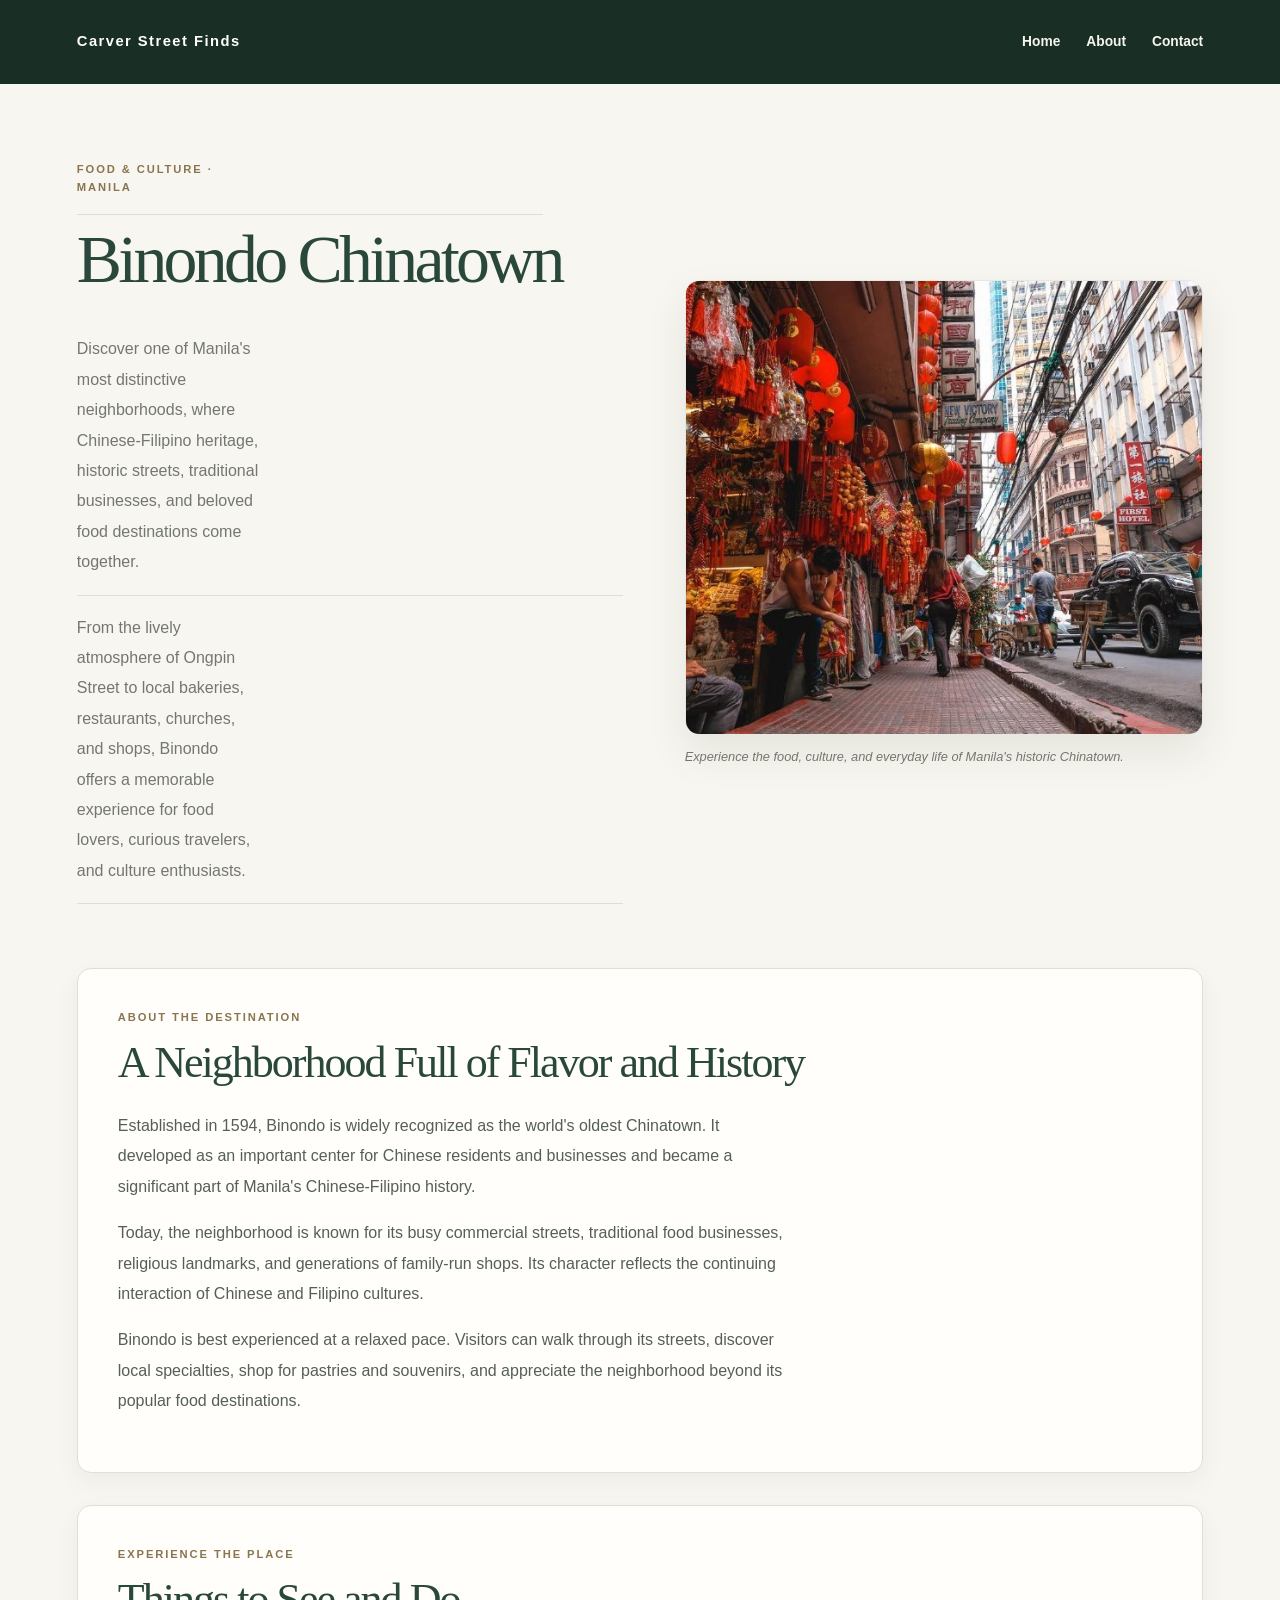
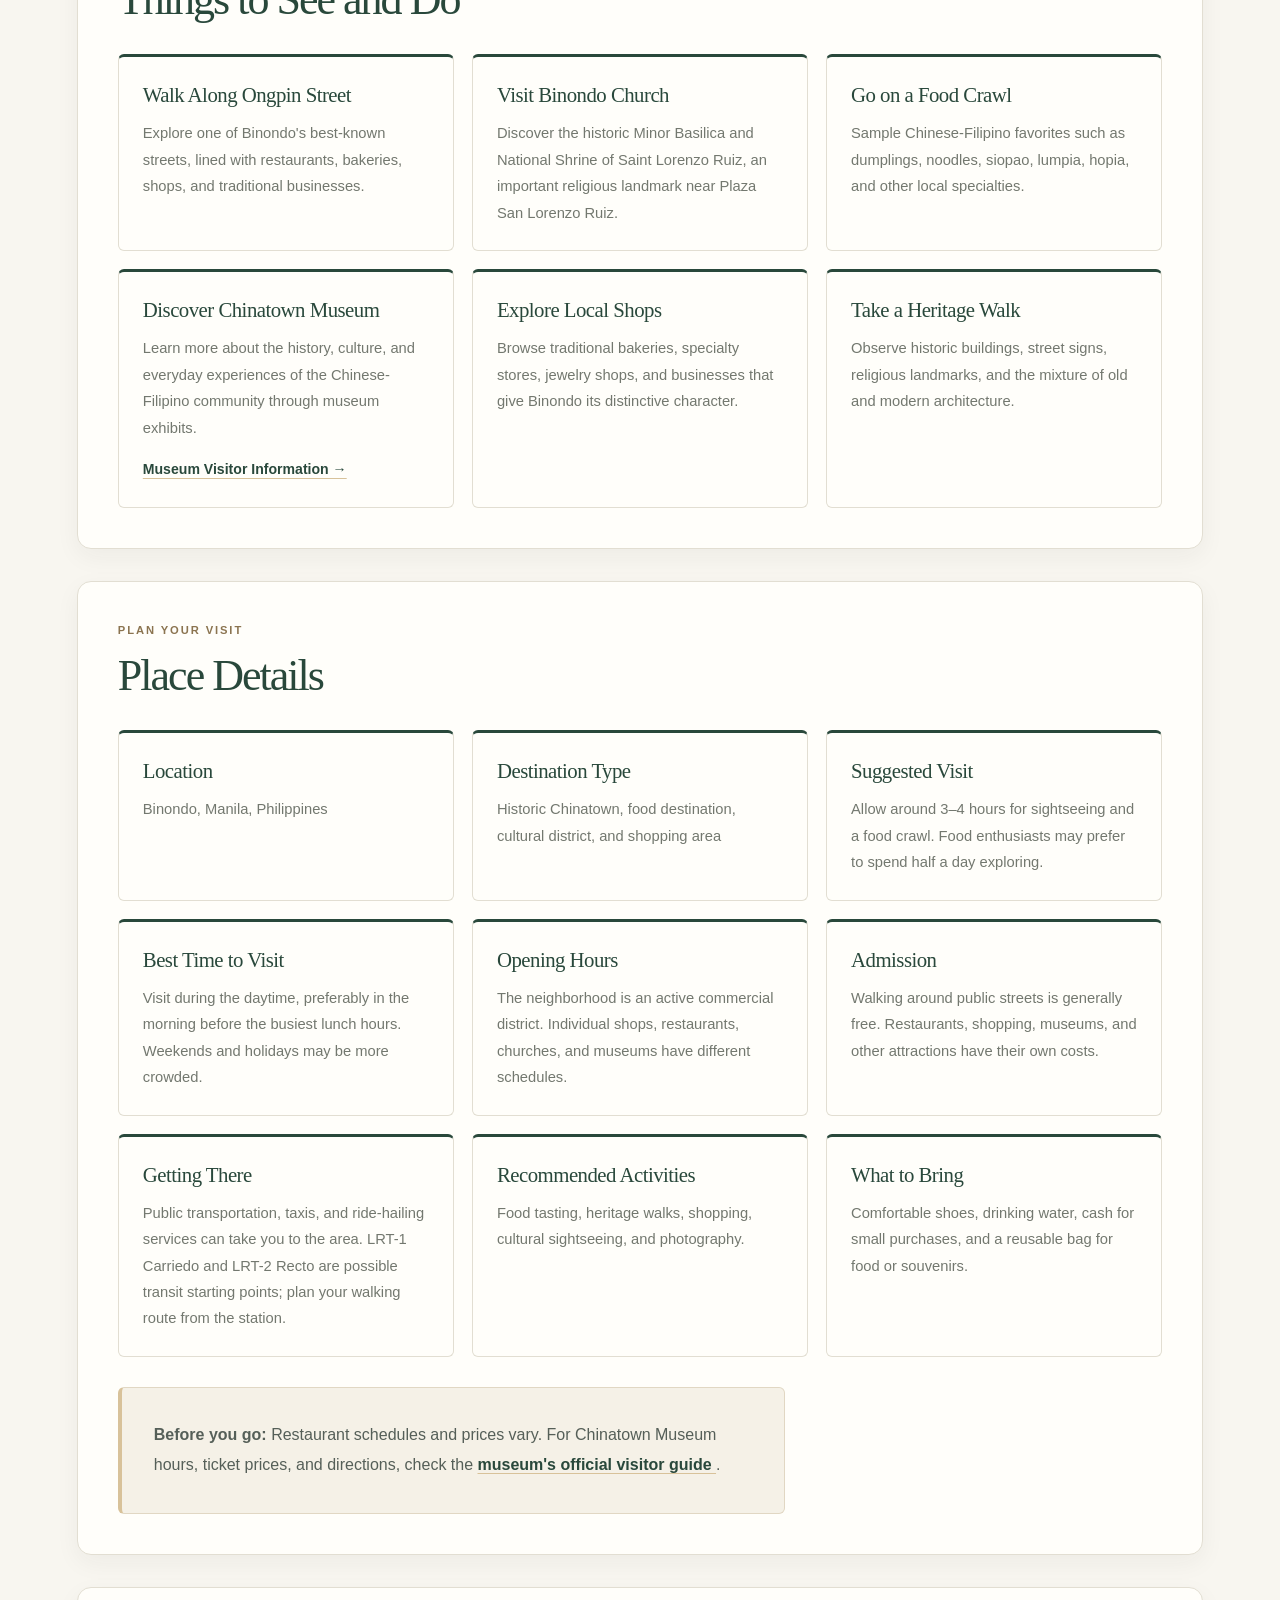
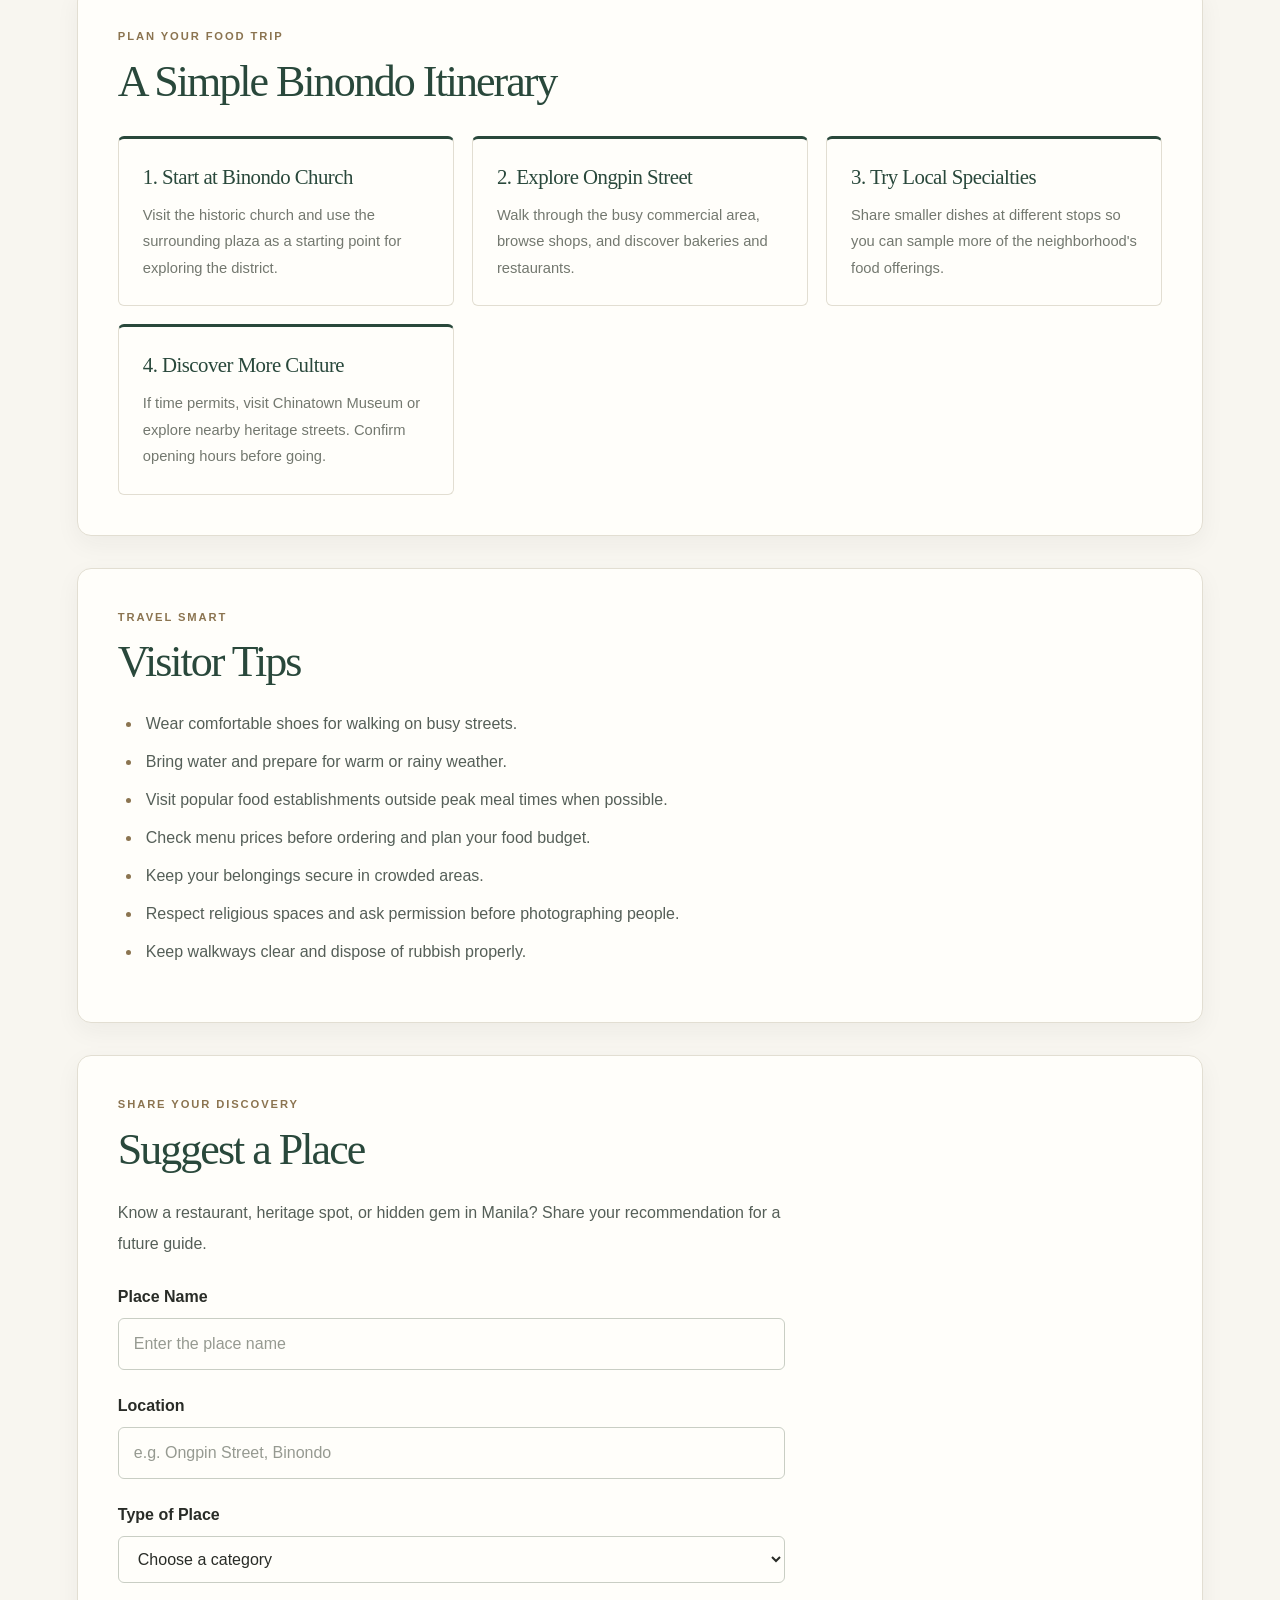
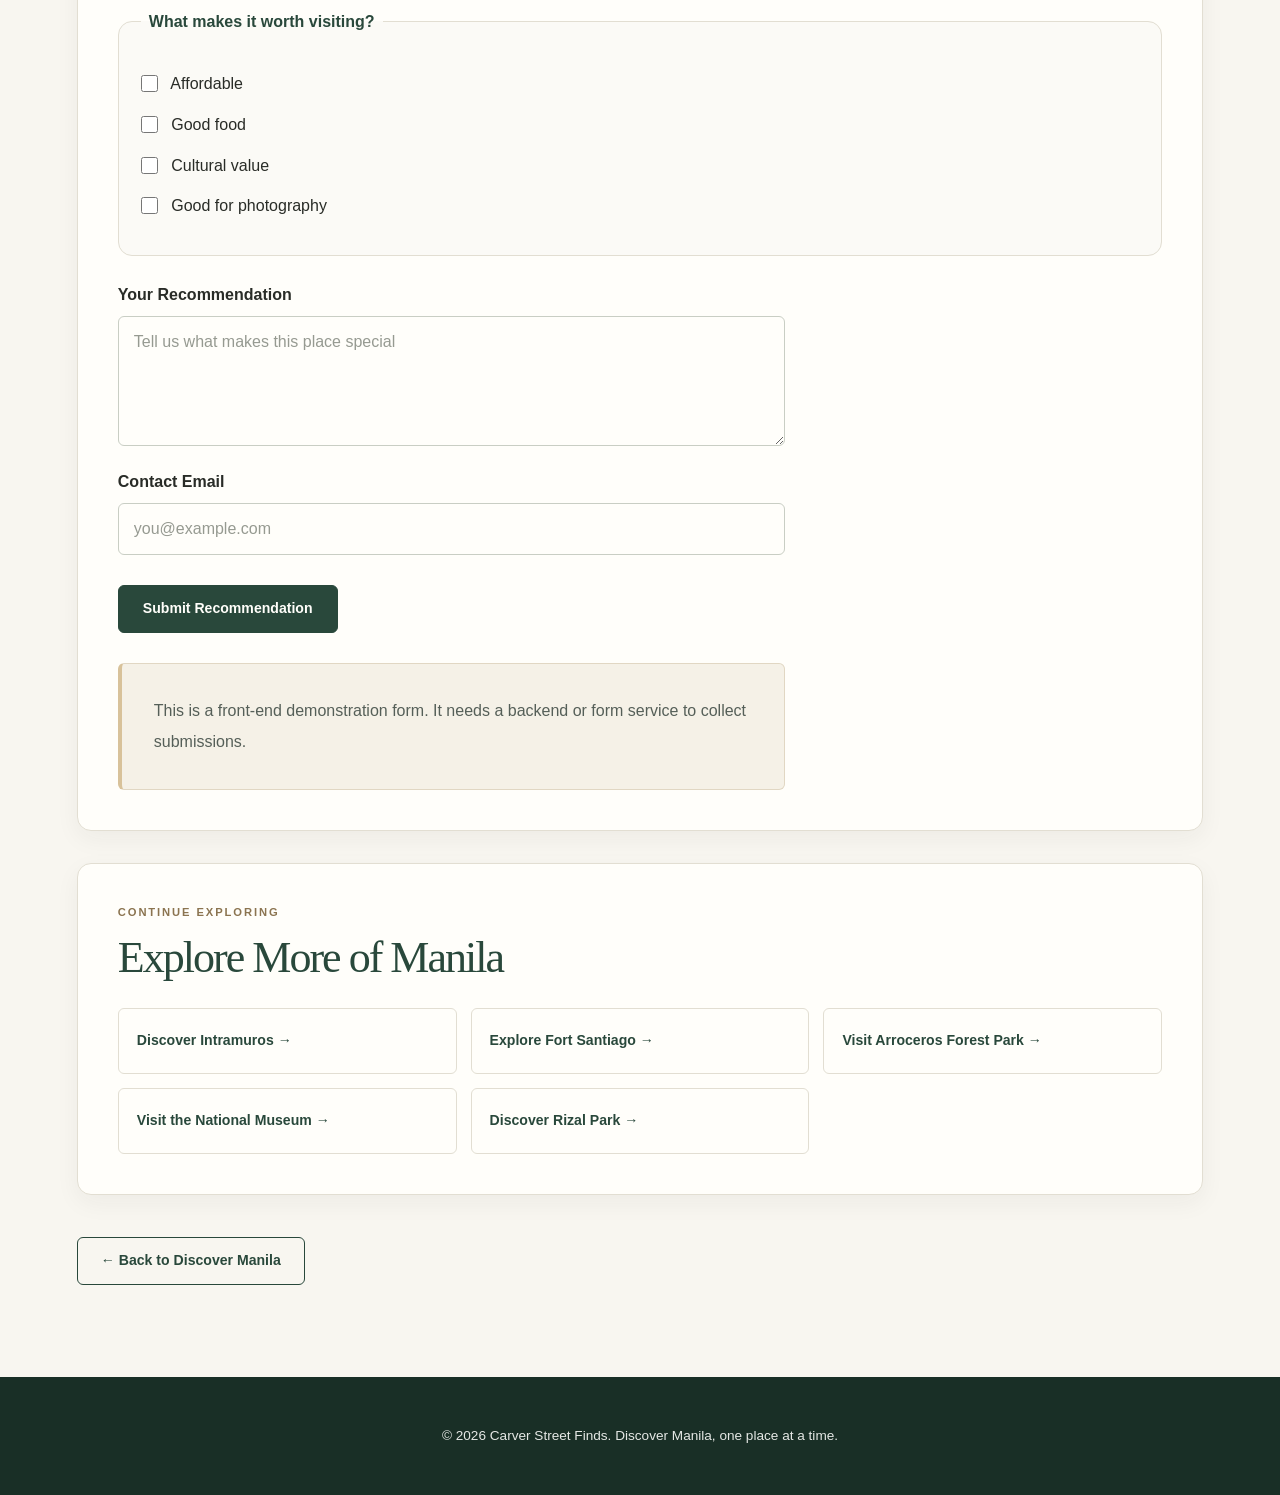
<file: places/binondo.html>
<!DOCTYPE html>
<html lang="en">
<head>
    <meta charset="UTF-8">
    <meta name="viewport" content="width=device-width, initial-scale=1.0">
    <meta name="description" content="Explore Binondo Chinatown in Manila. Discover Chinese-Filipino heritage, historic landmarks, local food, shopping streets, and travel tips.">
    <title>Binondo Chinatown | Carver Street Finds</title>
    <link rel="stylesheet" href="../style.css">
</head>

<body>
    <header class="site-header">
        <a href="../index.html" class="logo">Carver Street Finds</a>
        <nav aria-label="Main navigation">
            <ul>
                <li><a href="../index.html">Home</a></li>
                <li><a href="../about.html">About</a></li>
                <li><a href="../contact.html">Contact</a></li>
            </ul>
        </nav>
    </header>

    <main class="place-detail">

        <section class="place-hero">
            <div class="place-info">
                <p class="eyebrow">FOOD &amp; CULTURE · MANILA</p>
                <h1>Binondo Chinatown</h1>
                <p>
                    Discover one of Manila's most distinctive
                    neighborhoods, where Chinese-Filipino heritage,
                    historic streets, traditional businesses, and
                    beloved food destinations come together.
                </p>
                <p>
                    From the lively atmosphere of Ongpin Street to
                    local bakeries, restaurants, churches, and shops,
                    Binondo offers a memorable experience for food
                    lovers, curious travelers, and culture enthusiasts.
                </p>
            </div>

            <figure>
                <img class="place-cover"
                     src="../binondochina.jpg"
                     alt="Binondo Chinatown in Manila">
                <figcaption>
                    Experience the food, culture, and everyday life
                    of Manila's historic Chinatown.
                </figcaption>
            </figure>
        </section>

        <section class="place-section">
            <p class="eyebrow">ABOUT THE DESTINATION</p>
            <h2>A Neighborhood Full of Flavor and History</h2>

            <p>
                Established in 1594, Binondo is widely recognized
                as the world's oldest Chinatown. It developed as
                an important center for Chinese residents and
                businesses and became a significant part of
                Manila's Chinese-Filipino history.
            </p>

            <p>
                Today, the neighborhood is known for its busy
                commercial streets, traditional food businesses,
                religious landmarks, and generations of family-run
                shops. Its character reflects the continuing
                interaction of Chinese and Filipino cultures.
            </p>

            <p>
                Binondo is best experienced at a relaxed pace.
                Visitors can walk through its streets, discover
                local specialties, shop for pastries and souvenirs,
                and appreciate the neighborhood beyond its
                popular food destinations.
            </p>
        </section>

        <section class="place-section">
            <p class="eyebrow">EXPERIENCE THE PLACE</p>
            <h2>Things to See and Do</h2>

            <div class="detail-grid">
                <article class="detail-card">
                    <h3>Walk Along Ongpin Street</h3>
                    <p>
                        Explore one of Binondo's best-known streets,
                        lined with restaurants, bakeries, shops,
                        and traditional businesses.
                    </p>
                </article>

                <article class="detail-card">
                    <h3>Visit Binondo Church</h3>
                    <p>
                        Discover the historic Minor Basilica and
                        National Shrine of Saint Lorenzo Ruiz,
                        an important religious landmark near
                        Plaza San Lorenzo Ruiz.
                    </p>
                </article>

                <article class="detail-card">
                    <h3>Go on a Food Crawl</h3>
                    <p>
                        Sample Chinese-Filipino favorites such as
                        dumplings, noodles, siopao, lumpia, hopia,
                        and other local specialties.
                    </p>
                </article>

                <article class="detail-card">
                    <h3>Discover Chinatown Museum</h3>
                    <p>
                        Learn more about the history, culture,
                        and everyday experiences of the Chinese-Filipino
                        community through museum exhibits.
                    </p>
                    <a href="https://chinatownmuseum.org/plan-your-visit"
                       target="_blank"
                       rel="noopener noreferrer">
                        Museum Visitor Information →
                    </a>
                </article>

                <article class="detail-card">
                    <h3>Explore Local Shops</h3>
                    <p>
                        Browse traditional bakeries, specialty
                        stores, jewelry shops, and businesses
                        that give Binondo its distinctive character.
                    </p>
                </article>

                <article class="detail-card">
                    <h3>Take a Heritage Walk</h3>
                    <p>
                        Observe historic buildings, street signs,
                        religious landmarks, and the mixture of
                        old and modern architecture.
                    </p>
                </article>
            </div>
        </section>

        <section class="place-section">
            <p class="eyebrow">PLAN YOUR VISIT</p>
            <h2>Place Details</h2>

            <div class="detail-grid">
                <article class="detail-card">
                    <h3>Location</h3>
                    <p>Binondo, Manila, Philippines</p>
                </article>

                <article class="detail-card">
                    <h3>Destination Type</h3>
                    <p>Historic Chinatown, food destination, cultural district, and shopping area</p>
                </article>

                <article class="detail-card">
                    <h3>Suggested Visit</h3>
                    <p>
                        Allow around 3–4 hours for sightseeing
                        and a food crawl. Food enthusiasts may
                        prefer to spend half a day exploring.
                    </p>
                </article>

                <article class="detail-card">
                    <h3>Best Time to Visit</h3>
                    <p>
                        Visit during the daytime, preferably in
                        the morning before the busiest lunch hours.
                        Weekends and holidays may be more crowded.
                    </p>
                </article>

                <article class="detail-card">
                    <h3>Opening Hours</h3>
                    <p>
                        The neighborhood is an active commercial
                        district. Individual shops, restaurants,
                        churches, and museums have different schedules.
                    </p>
                </article>

                <article class="detail-card">
                    <h3>Admission</h3>
                    <p>
                        Walking around public streets is generally
                        free. Restaurants, shopping, museums, and
                        other attractions have their own costs.
                    </p>
                </article>

                <article class="detail-card">
                    <h3>Getting There</h3>
                    <p>
                        Public transportation, taxis, and
                        ride-hailing services can take you to the
                        area. LRT-1 Carriedo and LRT-2 Recto are
                        possible transit starting points; plan
                        your walking route from the station.
                    </p>
                </article>

                <article class="detail-card">
                    <h3>Recommended Activities</h3>
                    <p>
                        Food tasting, heritage walks, shopping,
                        cultural sightseeing, and photography.
                    </p>
                </article>

                <article class="detail-card">
                    <h3>What to Bring</h3>
                    <p>
                        Comfortable shoes, drinking water, cash
                        for small purchases, and a reusable bag
                        for food or souvenirs.
                    </p>
                </article>
            </div>

            <p class="visitor-note">
                <strong>Before you go:</strong>
                Restaurant schedules and prices vary. For
                Chinatown Museum hours, ticket prices, and
                directions, check the
                <a href="https://chinatownmuseum.org/plan-your-visit"
                   target="_blank"
                   rel="noopener noreferrer">
                    museum's official visitor guide
                </a>.
            </p>
        </section>

        <section class="place-section">
            <p class="eyebrow">PLAN YOUR FOOD TRIP</p>
            <h2>A Simple Binondo Itinerary</h2>

            <div class="detail-grid">
                <article class="detail-card">
                    <h3>1. Start at Binondo Church</h3>
                    <p>
                        Visit the historic church and use the
                        surrounding plaza as a starting point
                        for exploring the district.
                    </p>
                </article>

                <article class="detail-card">
                    <h3>2. Explore Ongpin Street</h3>
                    <p>
                        Walk through the busy commercial area,
                        browse shops, and discover bakeries
                        and restaurants.
                    </p>
                </article>

                <article class="detail-card">
                    <h3>3. Try Local Specialties</h3>
                    <p>
                        Share smaller dishes at different stops
                        so you can sample more of the neighborhood's
                        food offerings.
                    </p>
                </article>

                <article class="detail-card">
                    <h3>4. Discover More Culture</h3>
                    <p>
                        If time permits, visit Chinatown Museum
                        or explore nearby heritage streets.
                        Confirm opening hours before going.
                    </p>
                </article>
            </div>
        </section>

        <section class="place-section">
            <p class="eyebrow">TRAVEL SMART</p>
            <h2>Visitor Tips</h2>
            <ul>
                <li>Wear comfortable shoes for walking on busy streets.</li>
                <li>Bring water and prepare for warm or rainy weather.</li>
                <li>Visit popular food establishments outside peak meal times when possible.</li>
                <li>Check menu prices before ordering and plan your food budget.</li>
                <li>Keep your belongings secure in crowded areas.</li>
                <li>Respect religious spaces and ask permission before photographing people.</li>
                <li>Keep walkways clear and dispose of rubbish properly.</li>
            </ul>
        </section>

        <section class="place-section">
            <p class="eyebrow">SHARE YOUR DISCOVERY</p>
            <h2>Suggest a Place</h2>
            <p>
                Know a restaurant, heritage spot, or hidden gem
                in Manila? Share your recommendation for a future guide.
            </p>

            <form action="#" method="get">
                <p>
                    <label for="place-name">Place Name</label>
                    <input type="text" id="place-name"
                           name="place-name"
                           placeholder="Enter the place name" required>
                </p>

                <p>
                    <label for="place-location">Location</label>
                    <input type="text" id="place-location"
                           name="place-location"
                           placeholder="e.g. Ongpin Street, Binondo" required>
                </p>

                <p>
                    <label for="category">Type of Place</label>
                    <select id="category" name="category" required>
                        <option value="">Choose a category</option>
                        <option value="food">Food and Dining</option>
                        <option value="heritage">History and Heritage</option>
                        <option value="shopping">Shopping</option>
                        <option value="museum">Museum and Culture</option>
                        <option value="outdoors">Parks and Outdoors</option>
                        <option value="other">Other</option>
                    </select>
                </p>

                <fieldset>
                    <legend>What makes it worth visiting?</legend>
                    <p>
                        <input type="checkbox" id="affordable"
                               name="good-points" value="affordable">
                        <label for="affordable">Affordable</label>
                    </p>
                    <p>
                        <input type="checkbox" id="food"
                               name="good-points" value="food">
                        <label for="food">Good food</label>
                    </p>
                    <p>
                        <input type="checkbox" id="culture"
                               name="good-points" value="culture">
                        <label for="culture">Cultural value</label>
                    </p>
                    <p>
                        <input type="checkbox" id="photography"
                               name="good-points" value="photography">
                        <label for="photography">Good for photography</label>
                    </p>
                </fieldset>

                <p>
                    <label for="recommendation">Your Recommendation</label>
                    <textarea id="recommendation"
                              name="recommendation" rows="4"
                              placeholder="Tell us what makes this place special"></textarea>
                </p>

                <p>
                    <label for="contact-email">Contact Email</label>
                    <input type="email" id="contact-email"
                           name="contact-email"
                           placeholder="you@example.com" required>
                </p>

                <button type="submit">Submit Recommendation</button>
            </form>

            <p class="visitor-note">
                This is a front-end demonstration form. It needs
                a backend or form service to collect submissions.
            </p>
        </section>

        <section class="place-section">
            <p class="eyebrow">CONTINUE EXPLORING</p>
            <h2>Explore More of Manila</h2>
            <div class="related-links">
                <a href="intramuros.html">Discover Intramuros →</a>
                <a href="fort-santiago.html">Explore Fort Santiago →</a>
                <a href="arroceros.html">Visit Arroceros Forest Park →</a>
                <a href="national-museum.html">Visit the National Museum →</a>
                <a href="rizal-park.html">Discover Rizal Park →</a>
            </div>
        </section>

        <div class="back-link">
            <a href="../index.html">← Back to Discover Manila</a>
        </div>

    </main>

    <footer class="site-footer">
        <p>&copy; 2026 Carver Street Finds. Discover Manila, one place at a time.</p>
    </footer>
</body>
</html>
</file>
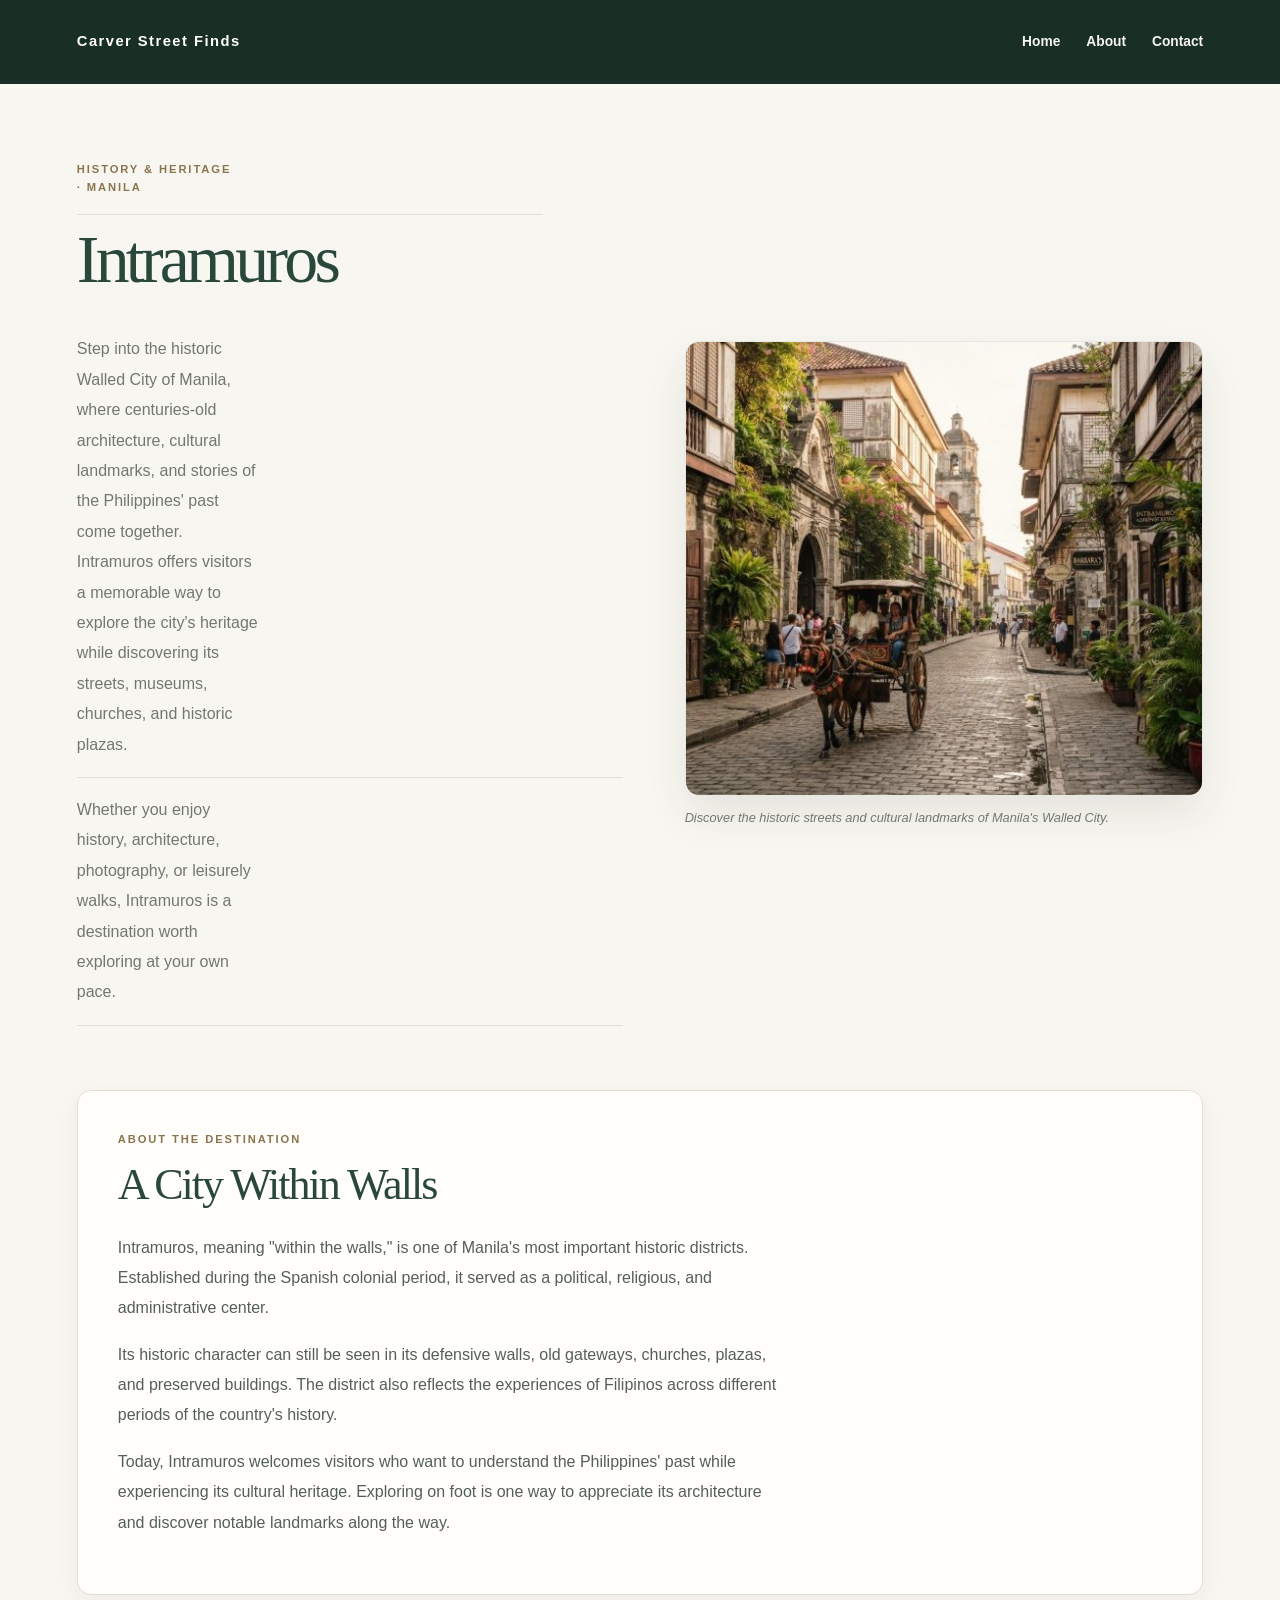
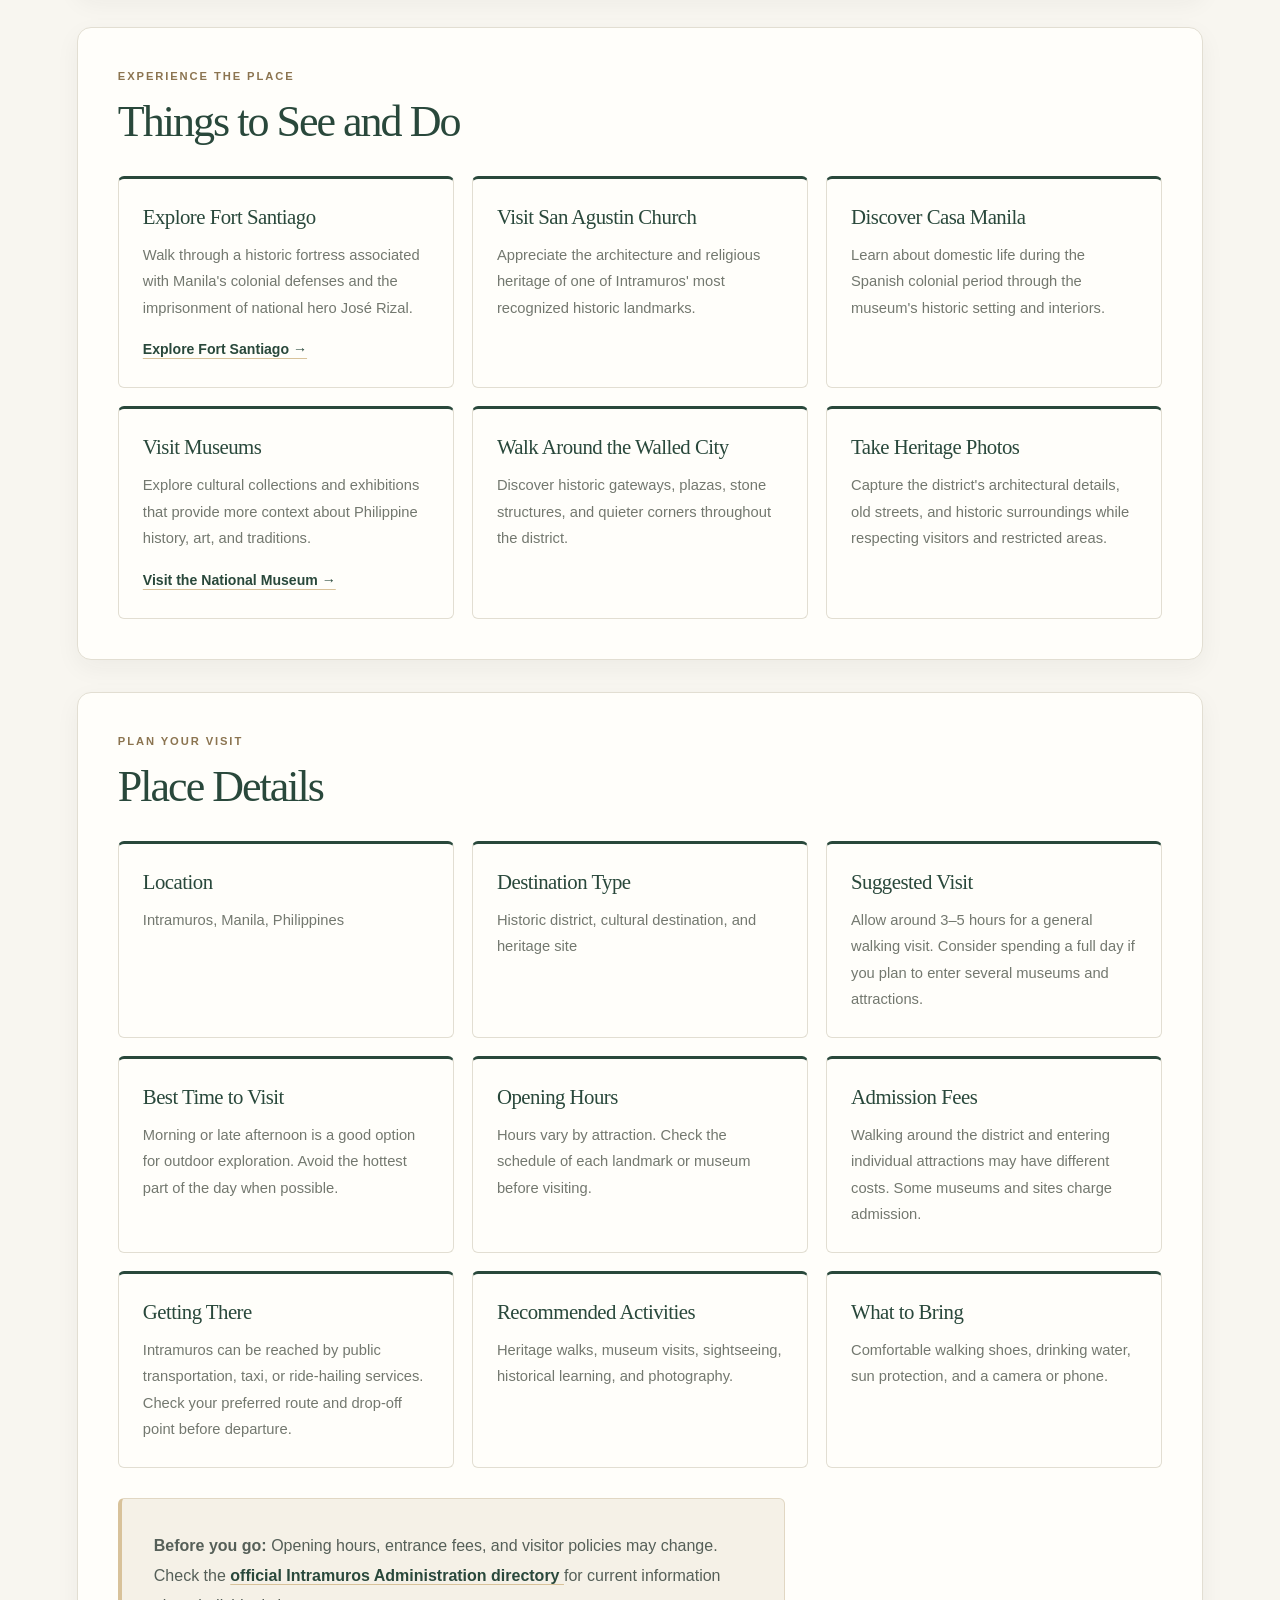
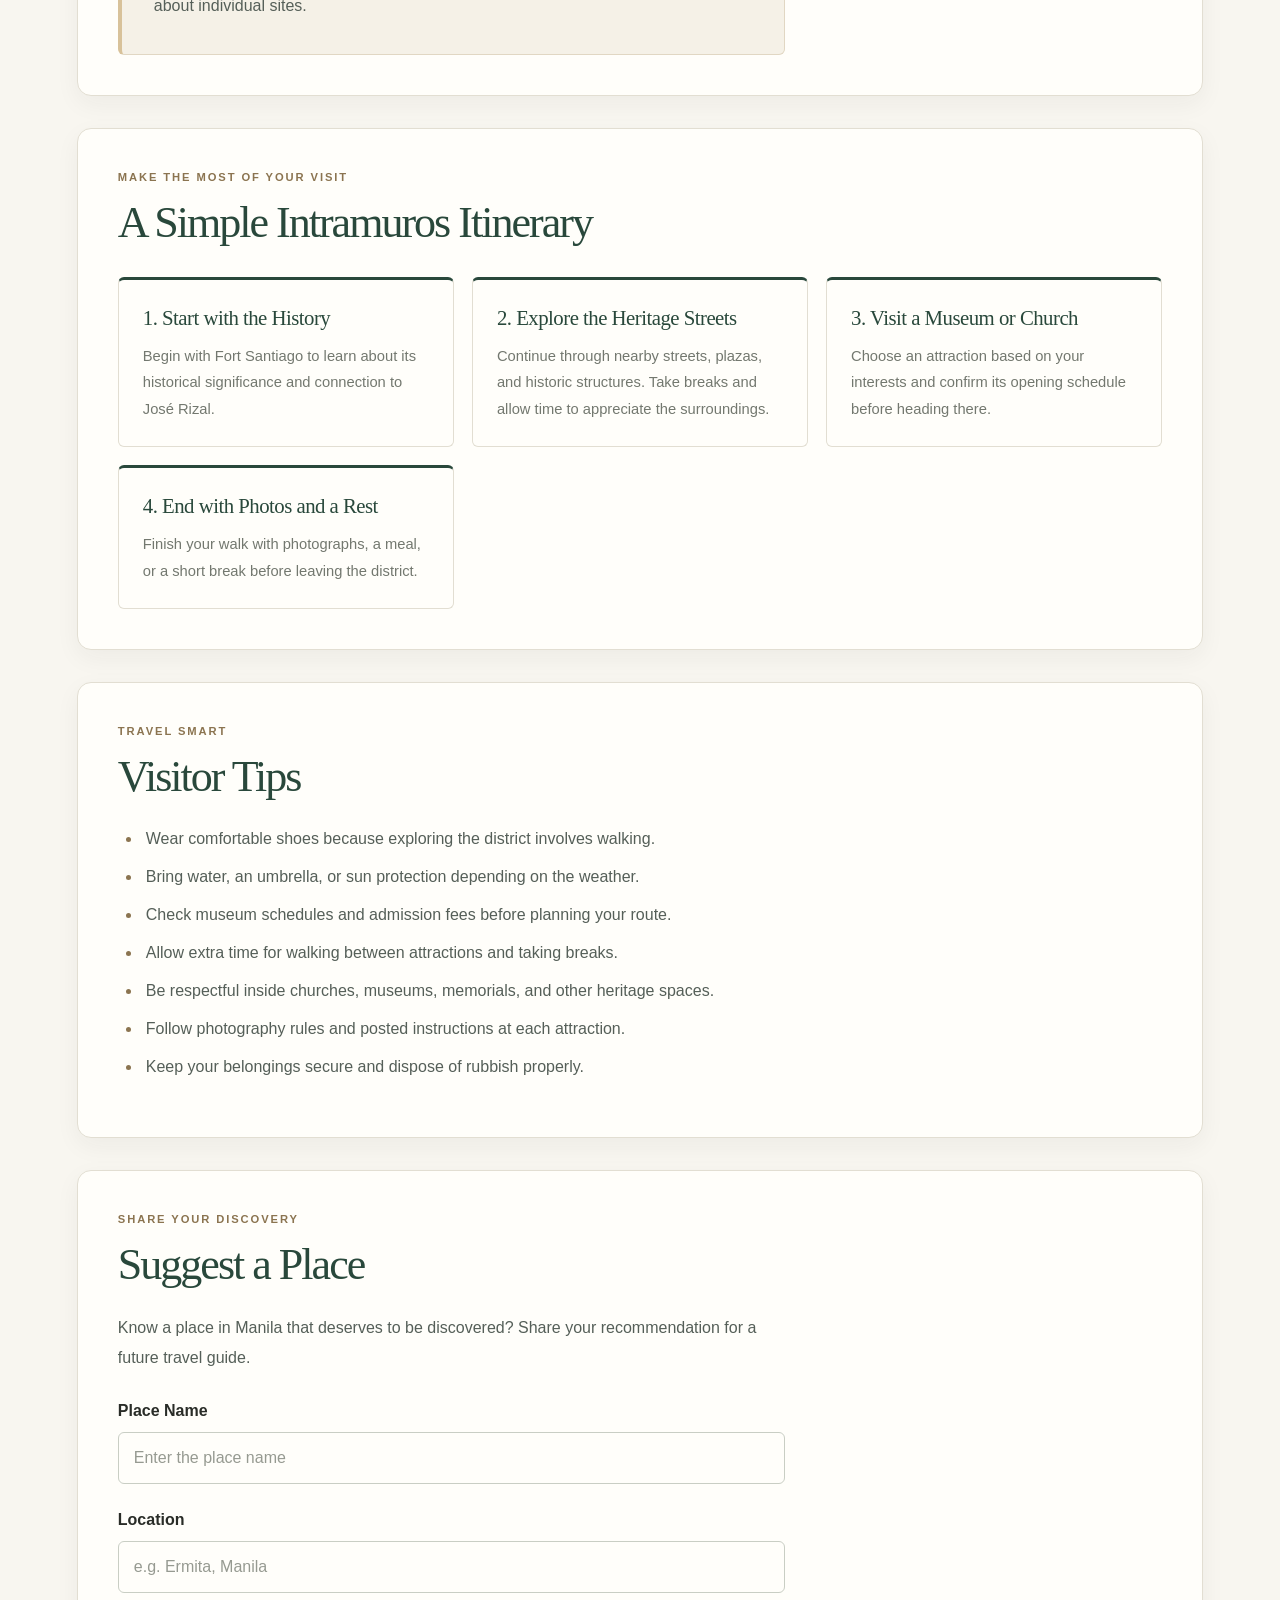
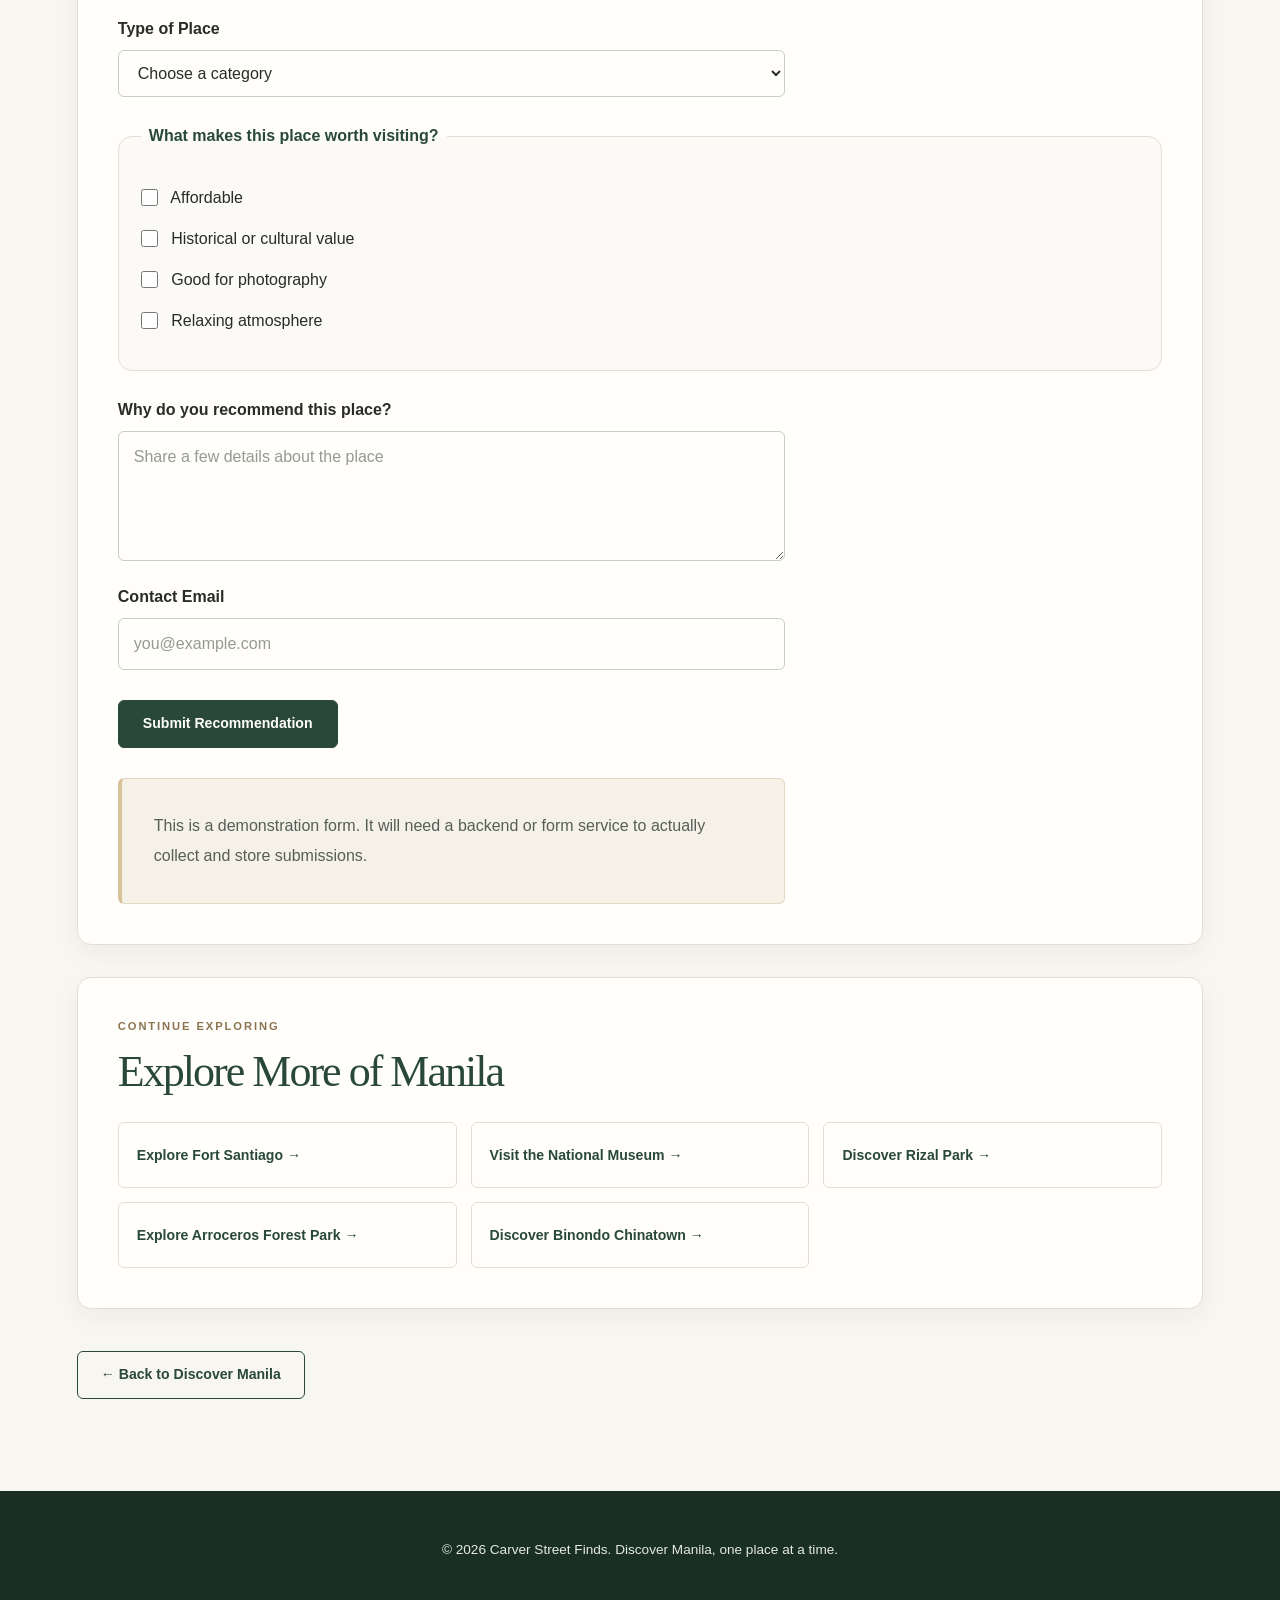
<file: places/intramuros.html>
<!DOCTYPE html>
<html lang="en">
<head>
    <meta charset="UTF-8">
    <meta name="viewport" content="width=device-width, initial-scale=1.0">

    <meta name="description" content="Explore Intramuros, Manila's historic Walled City. Discover heritage landmarks, museums, visitor information, and travel tips.">

    <title>Intramuros | Carver Street Finds</title>

    <link rel="stylesheet" href="../style.css">
</head>

<body>

    <header class="site-header">
        <a href="../index.html" class="logo">Carver Street Finds</a>

        <nav aria-label="Main navigation">
            <ul>
                <li><a href="../index.html">Home</a></li>
                <li><a href="../about.html">About</a></li>
                <li><a href="../contact.html">Contact</a></li>
            </ul>
        </nav>
    </header>

    <main class="place-detail">

        <!-- DESTINATION INTRODUCTION -->
        <section class="place-hero">
            <div class="place-info">
                <p class="eyebrow">HISTORY &amp; HERITAGE · MANILA</p>

                <h1>Intramuros</h1>

                <p>
                    Step into the historic Walled City of Manila, where
                    centuries-old architecture, cultural landmarks, and
                    stories of the Philippines' past come together.
                    Intramuros offers visitors a memorable way to explore
                    the city's heritage while discovering its streets,
                    museums, churches, and historic plazas.
                </p>

                <p>
                    Whether you enjoy history, architecture, photography,
                    or leisurely walks, Intramuros is a destination worth
                    exploring at your own pace.
                </p>
            </div>

            <figure>
                <img
                    class="place-cover"
                    src="../intramurosmanila.jpg"
                    alt="Historic architecture and heritage surroundings in Intramuros, Manila"
                >
                <figcaption>
                    Discover the historic streets and cultural landmarks
                    of Manila's Walled City.
                </figcaption>
            </figure>
        </section>

        <!-- ABOUT THE DESTINATION -->
        <section class="place-section">
            <p class="eyebrow">ABOUT THE DESTINATION</p>

            <h2>A City Within Walls</h2>

            <p>
                Intramuros, meaning "within the walls," is one of Manila's
                most important historic districts. Established during
                the Spanish colonial period, it served as a political,
                religious, and administrative center.
            </p>

            <p>
                Its historic character can still be seen in its defensive
                walls, old gateways, churches, plazas, and preserved
                buildings. The district also reflects the experiences
                of Filipinos across different periods of the country's
                history.
            </p>

            <p>
                Today, Intramuros welcomes visitors who want to understand
                the Philippines' past while experiencing its cultural
                heritage. Exploring on foot is one way to appreciate
                its architecture and discover notable landmarks along
                the way.
            </p>
        </section>

        <!-- THINGS TO SEE AND DO -->
        <section class="place-section">
            <p class="eyebrow">EXPERIENCE THE PLACE</p>

            <h2>Things to See and Do</h2>

            <div class="detail-grid">

                <article class="detail-card">
                    <h3>Explore Fort Santiago</h3>
                    <p>
                        Walk through a historic fortress associated with
                        Manila's colonial defenses and the imprisonment
                        of national hero José Rizal.
                    </p>
                    <a href="fort-santiago.html">Explore Fort Santiago →</a>
                </article>

                <article class="detail-card">
                    <h3>Visit San Agustin Church</h3>
                    <p>
                        Appreciate the architecture and religious heritage
                        of one of Intramuros' most recognized historic
                        landmarks.
                    </p>
                </article>

                <article class="detail-card">
                    <h3>Discover Casa Manila</h3>
                    <p>
                        Learn about domestic life during the Spanish
                        colonial period through the museum's historic
                        setting and interiors.
                    </p>
                </article>

                <article class="detail-card">
                    <h3>Visit Museums</h3>
                    <p>
                        Explore cultural collections and exhibitions
                        that provide more context about Philippine
                        history, art, and traditions.
                    </p>
                    <a href="national-museum.html">Visit the National Museum →</a>
                </article>

                <article class="detail-card">
                    <h3>Walk Around the Walled City</h3>
                    <p>
                        Discover historic gateways, plazas, stone
                        structures, and quieter corners throughout
                        the district.
                    </p>
                </article>

                <article class="detail-card">
                    <h3>Take Heritage Photos</h3>
                    <p>
                        Capture the district's architectural details,
                        old streets, and historic surroundings while
                        respecting visitors and restricted areas.
                    </p>
                </article>

            </div>
        </section>

        <!-- PLACE DETAILS -->
        <section class="place-section">
            <p class="eyebrow">PLAN YOUR VISIT</p>

            <h2>Place Details</h2>

            <div class="detail-grid">

                <article class="detail-card">
                    <h3>Location</h3>
                    <p>Intramuros, Manila, Philippines</p>
                </article>

                <article class="detail-card">
                    <h3>Destination Type</h3>
                    <p>Historic district, cultural destination, and heritage site</p>
                </article>

                <article class="detail-card">
                    <h3>Suggested Visit</h3>
                    <p>
                        Allow around 3–5 hours for a general walking
                        visit. Consider spending a full day if you plan
                        to enter several museums and attractions.
                    </p>
                </article>

                <article class="detail-card">
                    <h3>Best Time to Visit</h3>
                    <p>
                        Morning or late afternoon is a good option
                        for outdoor exploration. Avoid the hottest
                        part of the day when possible.
                    </p>
                </article>

                <article class="detail-card">
                    <h3>Opening Hours</h3>
                    <p>
                        Hours vary by attraction. Check the schedule
                        of each landmark or museum before visiting.
                    </p>
                </article>

                <article class="detail-card">
                    <h3>Admission Fees</h3>
                    <p>
                        Walking around the district and entering
                        individual attractions may have different
                        costs. Some museums and sites charge admission.
                    </p>
                </article>

                <article class="detail-card">
                    <h3>Getting There</h3>
                    <p>
                        Intramuros can be reached by public
                        transportation, taxi, or ride-hailing
                        services. Check your preferred route and
                        drop-off point before departure.
                    </p>
                </article>

                <article class="detail-card">
                    <h3>Recommended Activities</h3>
                    <p>
                        Heritage walks, museum visits, sightseeing,
                        historical learning, and photography.
                    </p>
                </article>

                <article class="detail-card">
                    <h3>What to Bring</h3>
                    <p>
                        Comfortable walking shoes, drinking water,
                        sun protection, and a camera or phone.
                    </p>
                </article>

            </div>

            <p class="visitor-note">
                <strong>Before you go:</strong>
                Opening hours, entrance fees, and visitor policies
                may change. Check the
                <a href="https://intramuros.gov.ph/sites-museums/"
                   target="_blank"
                   rel="noopener noreferrer">
                    official Intramuros Administration directory
                </a>
                for current information about individual sites.
            </p>
        </section>

        <!-- SUGGESTED ITINERARY -->
        <section class="place-section">
            <p class="eyebrow">MAKE THE MOST OF YOUR VISIT</p>

            <h2>A Simple Intramuros Itinerary</h2>

            <div class="detail-grid">

                <article class="detail-card">
                    <h3>1. Start with the History</h3>
                    <p>
                        Begin with Fort Santiago to learn about its
                        historical significance and connection to
                        José Rizal.
                    </p>
                </article>

                <article class="detail-card">
                    <h3>2. Explore the Heritage Streets</h3>
                    <p>
                        Continue through nearby streets, plazas, and
                        historic structures. Take breaks and allow
                        time to appreciate the surroundings.
                    </p>
                </article>

                <article class="detail-card">
                    <h3>3. Visit a Museum or Church</h3>
                    <p>
                        Choose an attraction based on your interests
                        and confirm its opening schedule before
                        heading there.
                    </p>
                </article>

                <article class="detail-card">
                    <h3>4. End with Photos and a Rest</h3>
                    <p>
                        Finish your walk with photographs, a meal,
                        or a short break before leaving the district.
                    </p>
                </article>

            </div>
        </section>

        <!-- VISITOR TIPS -->
        <section class="place-section">
            <p class="eyebrow">TRAVEL SMART</p>

            <h2>Visitor Tips</h2>

            <ul>
                <li>
                    Wear comfortable shoes because exploring the
                    district involves walking.
                </li>
                <li>
                    Bring water, an umbrella, or sun protection
                    depending on the weather.
                </li>
                <li>
                    Check museum schedules and admission fees
                    before planning your route.
                </li>
                <li>
                    Allow extra time for walking between attractions
                    and taking breaks.
                </li>
                <li>
                    Be respectful inside churches, museums, memorials,
                    and other heritage spaces.
                </li>
                <li>
                    Follow photography rules and posted instructions
                    at each attraction.
                </li>
                <li>
                    Keep your belongings secure and dispose of
                    rubbish properly.
                </li>
            </ul>
        </section>

        <!-- SUGGEST A PLACE FORM -->
        <section class="place-section">
            <p class="eyebrow">SHARE YOUR DISCOVERY</p>

            <h2>Suggest a Place</h2>

            <p>
                Know a place in Manila that deserves to be discovered?
                Share your recommendation for a future travel guide.
            </p>

            <form action="#" method="get">

                <p>
                    <label for="place-name">Place Name</label>
                    <input
                        type="text"
                        id="place-name"
                        name="place-name"
                        placeholder="Enter the place name"
                        required
                    >
                </p>

                <p>
                    <label for="place-location">Location</label>
                    <input
                        type="text"
                        id="place-location"
                        name="place-location"
                        placeholder="e.g. Ermita, Manila"
                        required
                    >
                </p>

                <p>
                    <label for="category">Type of Place</label>
                    <select id="category" name="category" required>
                        <option value="">Choose a category</option>
                        <option value="history">History and Heritage</option>
                        <option value="food">Food and Dining</option>
                        <option value="museum">Museum and Culture</option>
                        <option value="outdoors">Parks and Outdoors</option>
                        <option value="study">Study Spot</option>
                        <option value="other">Other</option>
                    </select>
                </p>

                <fieldset>
                    <legend>What makes this place worth visiting?</legend>

                    <p>
                        <input
                            type="checkbox"
                            id="affordable"
                            name="good-points"
                            value="affordable"
                        >
                        <label for="affordable">Affordable</label>
                    </p>

                    <p>
                        <input
                            type="checkbox"
                            id="historic"
                            name="good-points"
                            value="historic"
                        >
                        <label for="historic">Historical or cultural value</label>
                    </p>

                    <p>
                        <input
                            type="checkbox"
                            id="photogenic"
                            name="good-points"
                            value="photogenic"
                        >
                        <label for="photogenic">Good for photography</label>
                    </p>

                    <p>
                        <input
                            type="checkbox"
                            id="relaxing"
                            name="good-points"
                            value="relaxing"
                        >
                        <label for="relaxing">Relaxing atmosphere</label>
                    </p>
                </fieldset>

                <p>
                    <label for="recommendation">
                        Why do you recommend this place?
                    </label>
                    <textarea
                        id="recommendation"
                        name="recommendation"
                        rows="4"
                        placeholder="Share a few details about the place"
                    ></textarea>
                </p>

                <p>
                    <label for="contact-email">Contact Email</label>
                    <input
                        type="email"
                        id="contact-email"
                        name="contact-email"
                        placeholder="you@example.com"
                        required
                    >
                </p>

                <button type="submit">Submit Recommendation</button>

            </form>

            <p class="visitor-note">
                This is a demonstration form. It will need a backend
                or form service to actually collect and store submissions.
            </p>
        </section>

        <!-- RELATED DESTINATIONS -->
        <section class="place-section">
            <p class="eyebrow">CONTINUE EXPLORING</p>

            <h2>Explore More of Manila</h2>

            <div class="related-links">
                <a href="fort-santiago.html">Explore Fort Santiago →</a>
                <a href="national-museum.html">Visit the National Museum →</a>
                <a href="rizal-park.html">Discover Rizal Park →</a>
                <a href="arroceros.html">Explore Arroceros Forest Park →</a>
                <a href="binondo.html">Discover Binondo Chinatown →</a>
            </div>
        </section>

        <!-- BACK BUTTON -->
        <div class="back-link">
            <a href="../index.html">← Back to Discover Manila</a>
        </div>

    </main>

    <footer class="site-footer">
        <p>&copy; 2026 Carver Street Finds. Discover Manila, one place at a time.</p>
    </footer>

</body>
</html>
</file>
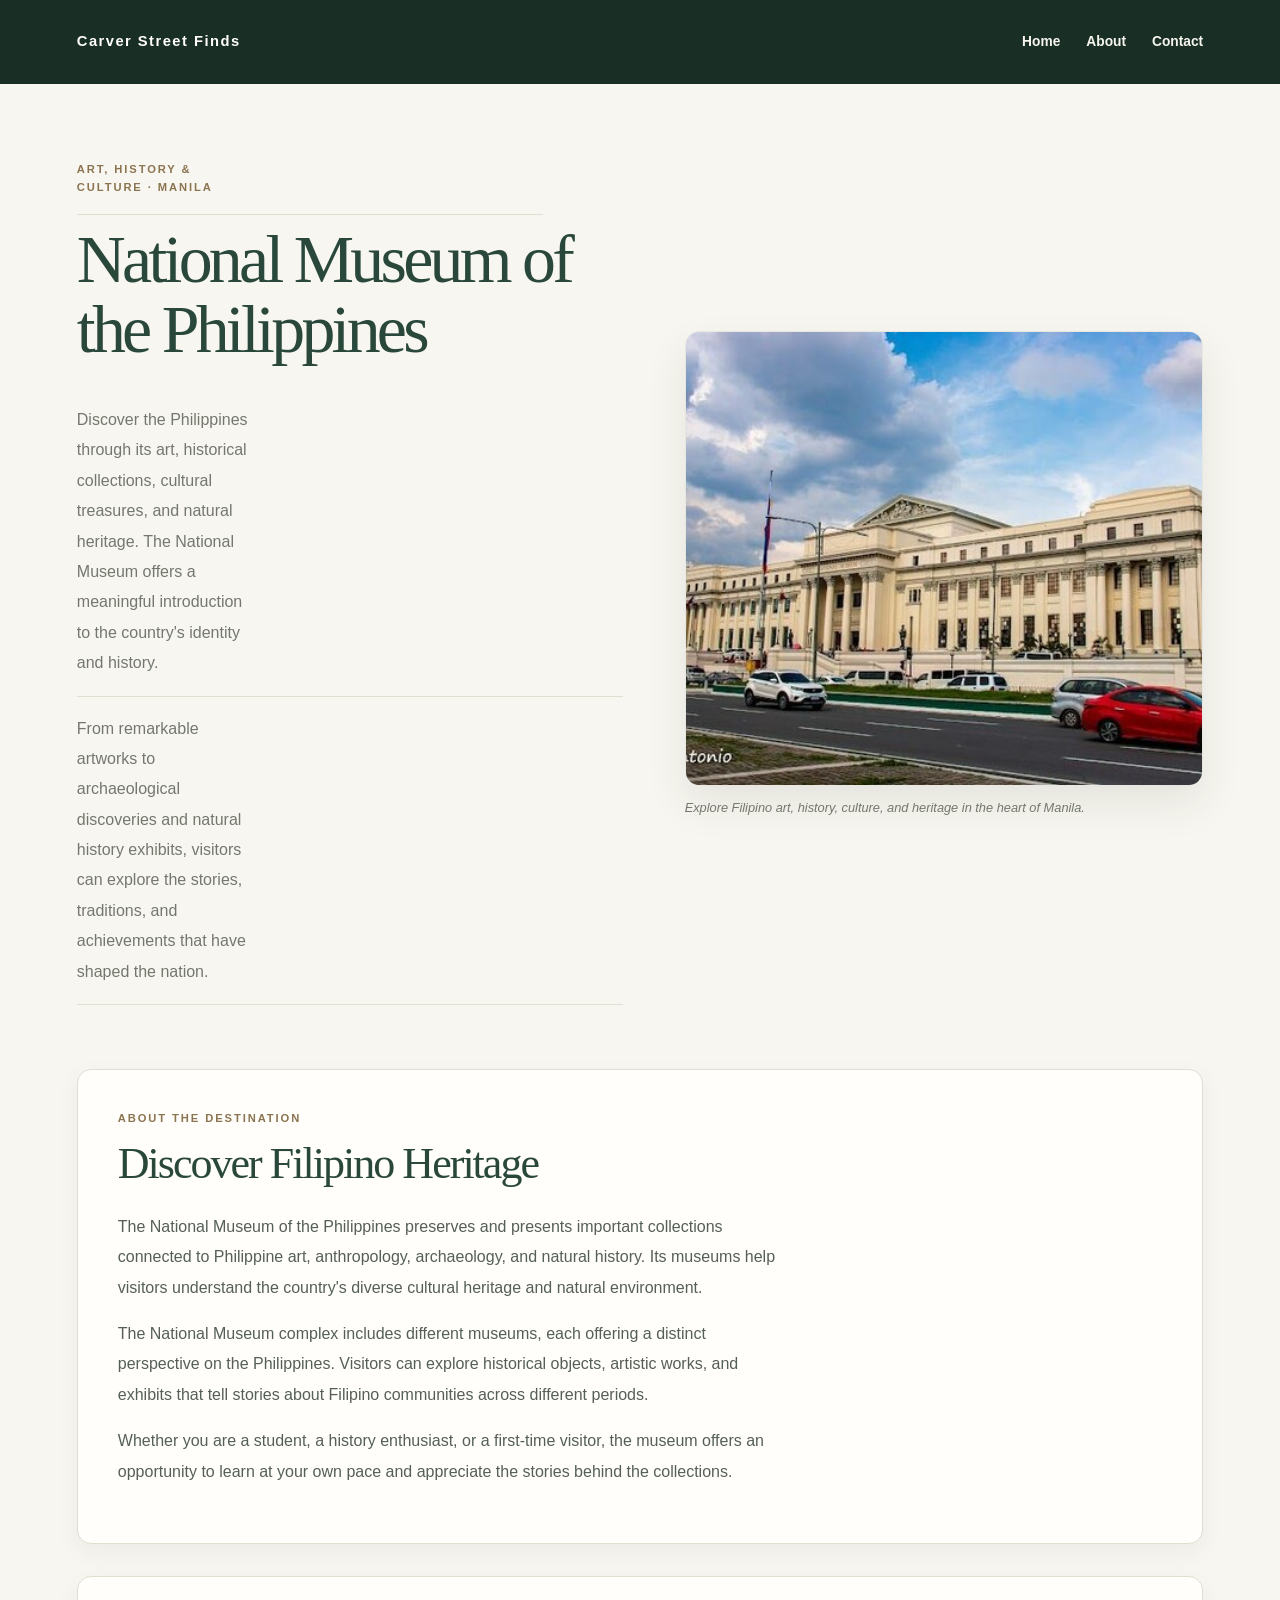
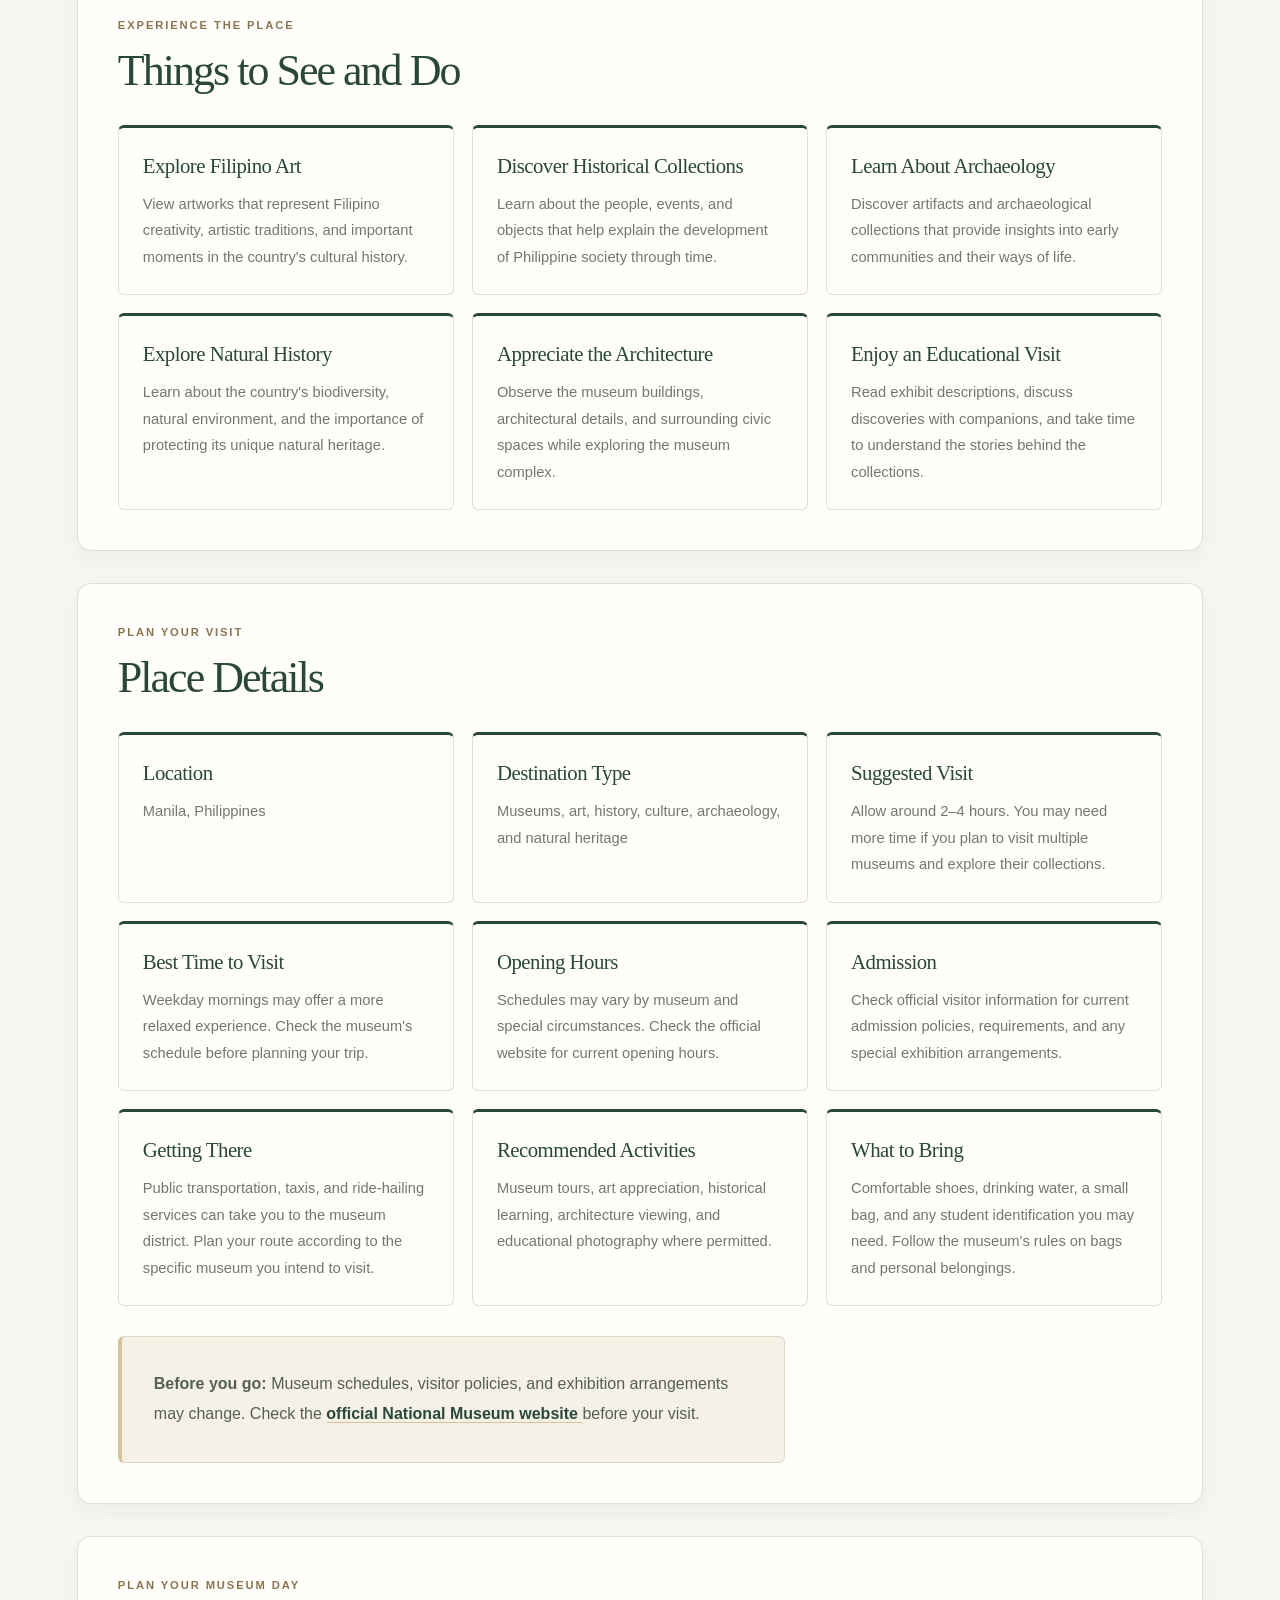
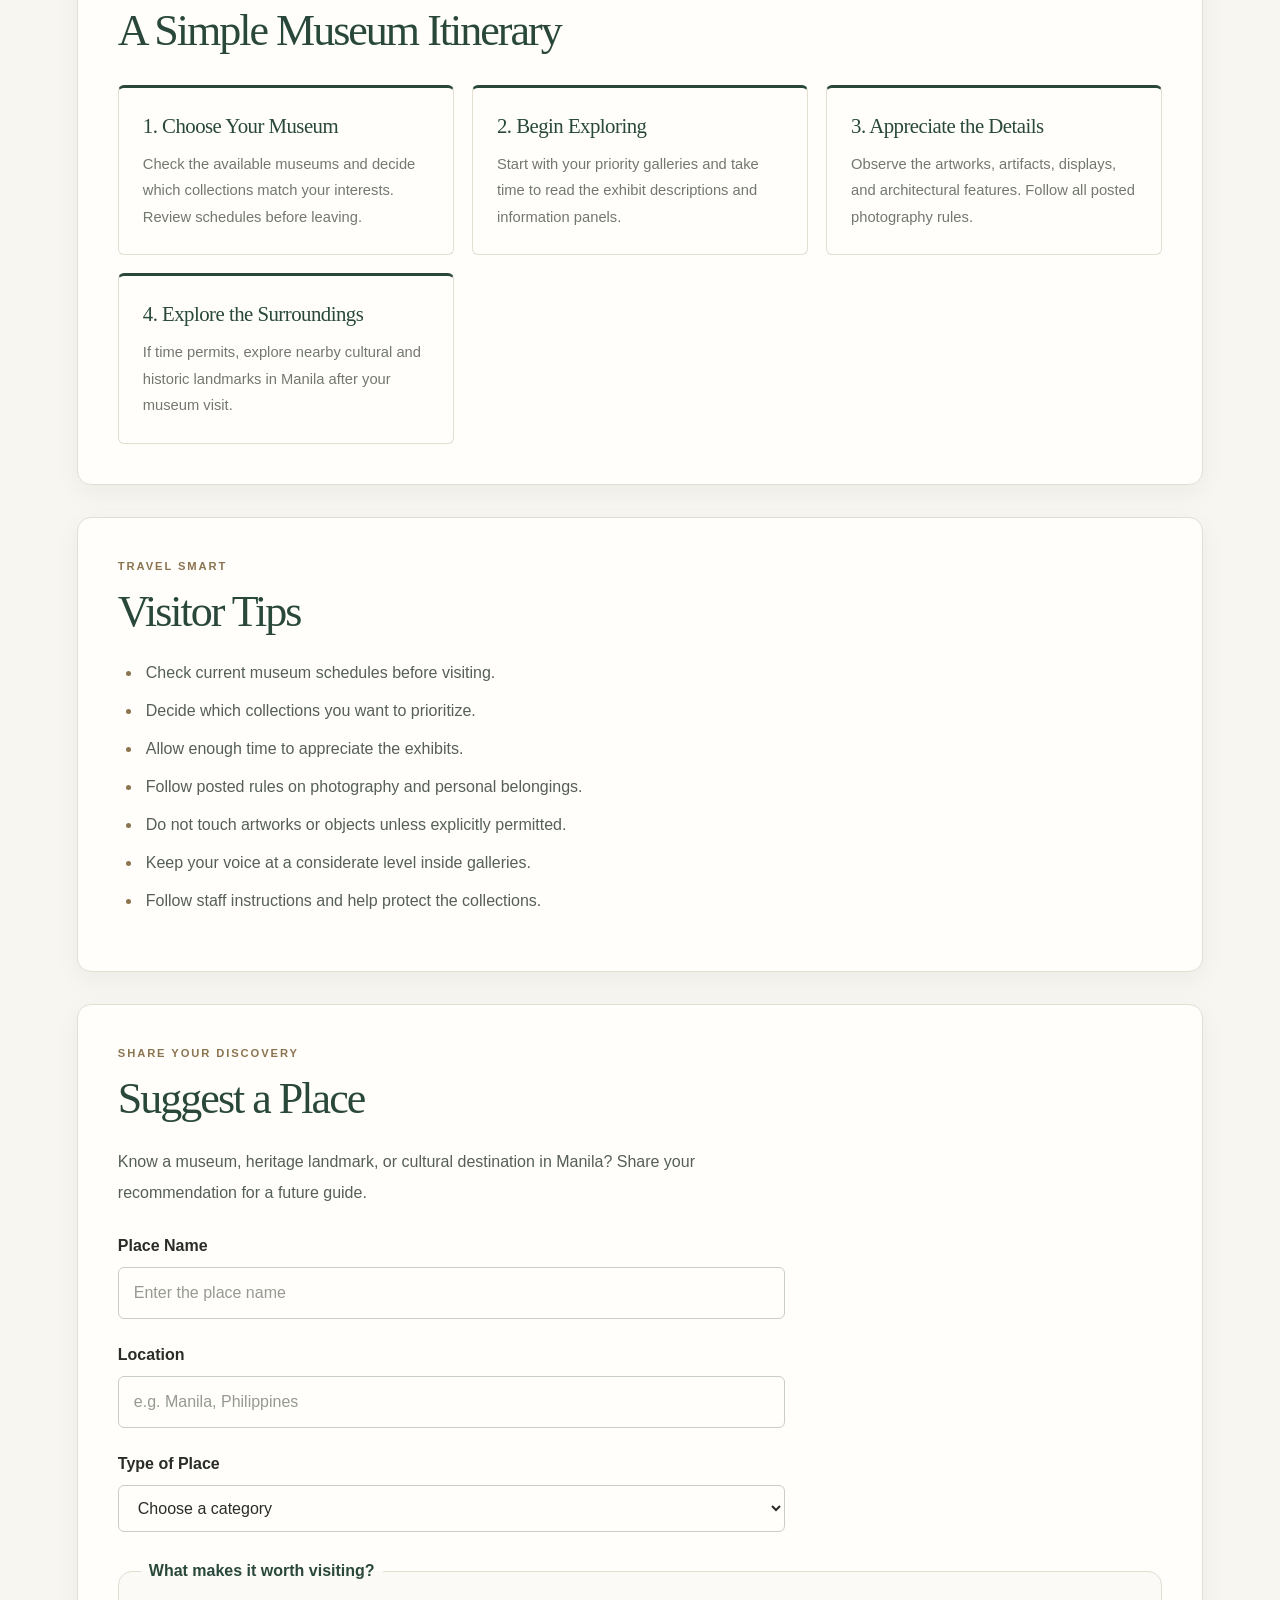
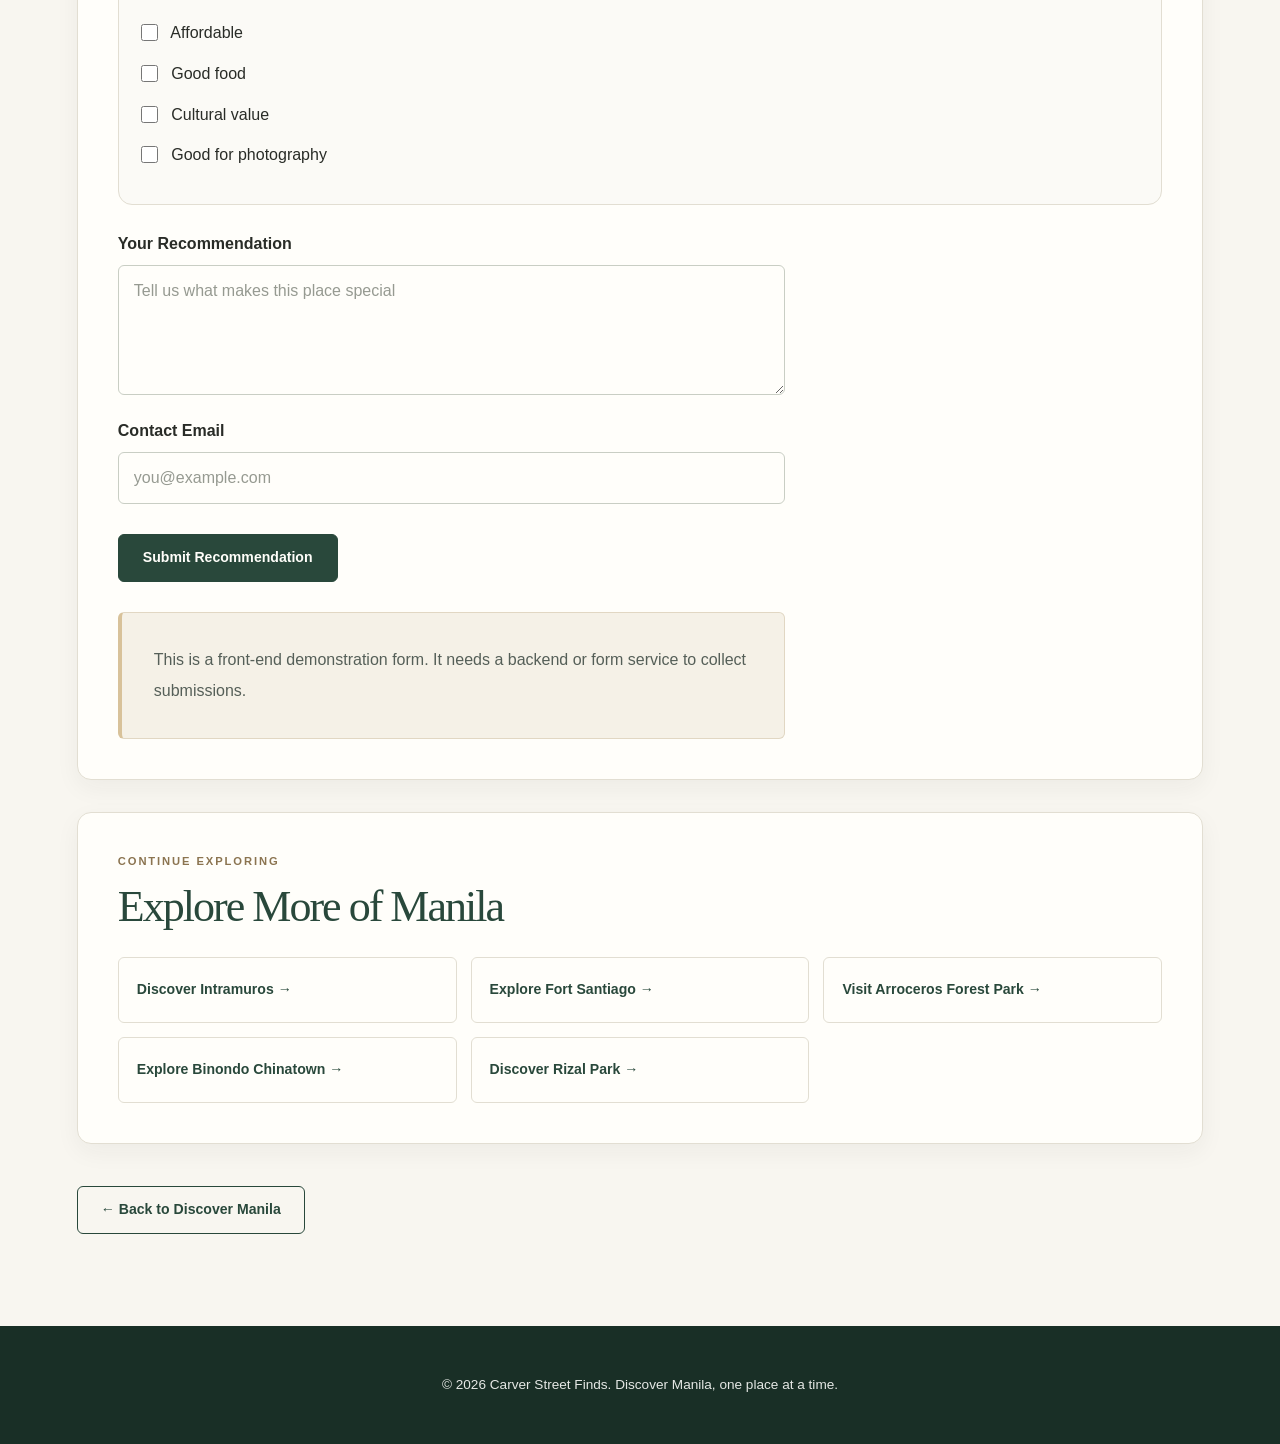
<file: places/national-museum.html>
<!DOCTYPE html>
<html lang="en">
<head>
    <meta charset="UTF-8">
    <meta name="viewport" content="width=device-width, initial-scale=1.0">
    <meta name="description" content="Discover the National Museum of the Philippines and explore Filipino art, culture, history, and heritage.">
    <title>National Museum of the Philippines | Carver Street Finds</title>
    <link rel="stylesheet" href="../style.css">
</head>

<body>
    <header class="site-header">
        <a href="../index.html" class="logo">Carver Street Finds</a>
        <nav aria-label="Main navigation">
            <ul>
                <li><a href="../index.html">Home</a></li>
                <li><a href="../about.html">About</a></li>
                <li><a href="../contact.html">Contact</a></li>
            </ul>
        </nav>
    </header>

    <main class="place-detail">

        <section class="place-hero">
            <div class="place-info">
                <p class="eyebrow">ART, HISTORY &amp; CULTURE · MANILA</p>
                <h1>National Museum of the Philippines</h1>

                <p>
                    Discover the Philippines through its art,
                    historical collections, cultural treasures,
                    and natural heritage. The National Museum
                    offers a meaningful introduction to the
                    country's identity and history.
                </p>

                <p>
                    From remarkable artworks to archaeological
                    discoveries and natural history exhibits,
                    visitors can explore the stories, traditions,
                    and achievements that have shaped the nation.
                </p>
            </div>

            <figure>
                <img class="place-cover"
                     src="../national.jpg"
                     alt="The National Museum of the Philippines in Manila">
                <figcaption>
                    Explore Filipino art, history, culture,
                    and heritage in the heart of Manila.
                </figcaption>
            </figure>
        </section>

        <section class="place-section">
            <p class="eyebrow">ABOUT THE DESTINATION</p>
            <h2>Discover Filipino Heritage</h2>

            <p>
                The National Museum of the Philippines preserves
                and presents important collections connected
                to Philippine art, anthropology, archaeology,
                and natural history. Its museums help visitors
                understand the country's diverse cultural
                heritage and natural environment.
            </p>

            <p>
                The National Museum complex includes different
                museums, each offering a distinct perspective
                on the Philippines. Visitors can explore
                historical objects, artistic works, and exhibits
                that tell stories about Filipino communities
                across different periods.
            </p>

            <p>
                Whether you are a student, a history enthusiast,
                or a first-time visitor, the museum offers an
                opportunity to learn at your own pace and
                appreciate the stories behind the collections.
            </p>
        </section>

        <section class="place-section">
            <p class="eyebrow">EXPERIENCE THE PLACE</p>
            <h2>Things to See and Do</h2>

            <div class="detail-grid">
                <article class="detail-card">
                    <h3>Explore Filipino Art</h3>
                    <p>
                        View artworks that represent Filipino
                        creativity, artistic traditions, and
                        important moments in the country's
                        cultural history.
                    </p>
                </article>

                <article class="detail-card">
                    <h3>Discover Historical Collections</h3>
                    <p>
                        Learn about the people, events, and
                        objects that help explain the development
                        of Philippine society through time.
                    </p>
                </article>

                <article class="detail-card">
                    <h3>Learn About Archaeology</h3>
                    <p>
                        Discover artifacts and archaeological
                        collections that provide insights into
                        early communities and their ways of life.
                    </p>
                </article>

                <article class="detail-card">
                    <h3>Explore Natural History</h3>
                    <p>
                        Learn about the country's biodiversity,
                        natural environment, and the importance
                        of protecting its unique natural heritage.
                    </p>
                </article>

                <article class="detail-card">
                    <h3>Appreciate the Architecture</h3>
                    <p>
                        Observe the museum buildings, architectural
                        details, and surrounding civic spaces
                        while exploring the museum complex.
                    </p>
                </article>

                <article class="detail-card">
                    <h3>Enjoy an Educational Visit</h3>
                    <p>
                        Read exhibit descriptions, discuss
                        discoveries with companions, and take
                        time to understand the stories behind
                        the collections.
                    </p>
                </article>
            </div>
        </section>

        <section class="place-section">
            <p class="eyebrow">PLAN YOUR VISIT</p>
            <h2>Place Details</h2>

            <div class="detail-grid">
                <article class="detail-card">
                    <h3>Location</h3>
                    <p>Manila, Philippines</p>
                </article>

                <article class="detail-card">
                    <h3>Destination Type</h3>
                    <p>
                        Museums, art, history, culture,
                        archaeology, and natural heritage
                    </p>
                </article>

                <article class="detail-card">
                    <h3>Suggested Visit</h3>
                    <p>
                        Allow around 2–4 hours. You may need
                        more time if you plan to visit multiple
                        museums and explore their collections.
                    </p>
                </article>

                <article class="detail-card">
                    <h3>Best Time to Visit</h3>
                    <p>
                        Weekday mornings may offer a more relaxed
                        experience. Check the museum's schedule
                        before planning your trip.
                    </p>
                </article>

                <article class="detail-card">
                    <h3>Opening Hours</h3>
                    <p>
                        Schedules may vary by museum and special
                        circumstances. Check the official
                        website for current opening hours.
                    </p>
                </article>

                <article class="detail-card">
                    <h3>Admission</h3>
                    <p>
                        Check official visitor information for
                        current admission policies, requirements,
                        and any special exhibition arrangements.
                    </p>
                </article>

                <article class="detail-card">
                    <h3>Getting There</h3>
                    <p>
                        Public transportation, taxis, and
                        ride-hailing services can take you
                        to the museum district. Plan your route
                        according to the specific museum you
                        intend to visit.
                    </p>
                </article>

                <article class="detail-card">
                    <h3>Recommended Activities</h3>
                    <p>
                        Museum tours, art appreciation,
                        historical learning, architecture viewing,
                        and educational photography where permitted.
                    </p>
                </article>

                <article class="detail-card">
                    <h3>What to Bring</h3>
                    <p>
                        Comfortable shoes, drinking water,
                        a small bag, and any student identification
                        you may need. Follow the museum's rules
                        on bags and personal belongings.
                    </p>
                </article>
            </div>

            <p class="visitor-note">
                <strong>Before you go:</strong>
                Museum schedules, visitor policies, and exhibition
                arrangements may change. Check the
                <a href="https://www.nationalmuseum.gov.ph/"
                   target="_blank"
                   rel="noopener noreferrer">
                    official National Museum website
                </a>
                before your visit.
            </p>
        </section>

        <section class="place-section">
            <p class="eyebrow">PLAN YOUR MUSEUM DAY</p>
            <h2>A Simple Museum Itinerary</h2>

            <div class="detail-grid">
                <article class="detail-card">
                    <h3>1. Choose Your Museum</h3>
                    <p>
                        Check the available museums and decide
                        which collections match your interests.
                        Review schedules before leaving.
                    </p>
                </article>

                <article class="detail-card">
                    <h3>2. Begin Exploring</h3>
                    <p>
                        Start with your priority galleries
                        and take time to read the exhibit
                        descriptions and information panels.
                    </p>
                </article>

                <article class="detail-card">
                    <h3>3. Appreciate the Details</h3>
                    <p>
                        Observe the artworks, artifacts,
                        displays, and architectural features.
                        Follow all posted photography rules.
                    </p>
                </article>

                <article class="detail-card">
                    <h3>4. Explore the Surroundings</h3>
                    <p>
                        If time permits, explore nearby
                        cultural and historic landmarks
                        in Manila after your museum visit.
                    </p>
                </article>
            </div>
        </section>

        <section class="place-section">
            <p class="eyebrow">TRAVEL SMART</p>
            <h2>Visitor Tips</h2>

            <ul>
                <li>Check current museum schedules before visiting.</li>
                <li>Decide which collections you want to prioritize.</li>
                <li>Allow enough time to appreciate the exhibits.</li>
                <li>Follow posted rules on photography and personal belongings.</li>
                <li>Do not touch artworks or objects unless explicitly permitted.</li>
                <li>Keep your voice at a considerate level inside galleries.</li>
                <li>Follow staff instructions and help protect the collections.</li>
            </ul>
        </section>

        <section class="place-section">
            <p class="eyebrow">SHARE YOUR DISCOVERY</p>
            <h2>Suggest a Place</h2>

            <p>
                Know a museum, heritage landmark, or cultural
                destination in Manila? Share your recommendation
                for a future guide.
            </p>

            <form action="#" method="get">
                <p>
                    <label for="place-name">Place Name</label>
                    <input type="text" id="place-name"
                           name="place-name"
                           placeholder="Enter the place name" required>
                </p>

                <p>
                    <label for="place-location">Location</label>
                    <input type="text" id="place-location"
                           name="place-location"
                           placeholder="e.g. Manila, Philippines" required>
                </p>

                <p>
                    <label for="category">Type of Place</label>
                    <select id="category" name="category" required>
                        <option value="">Choose a category</option>
                        <option value="food">Food and Dining</option>
                        <option value="heritage">History and Heritage</option>
                        <option value="shopping">Shopping</option>
                        <option value="museum">Museum and Culture</option>
                        <option value="outdoors">Parks and Outdoors</option>
                        <option value="other">Other</option>
                    </select>
                </p>

                <fieldset>
                    <legend>What makes it worth visiting?</legend>

                    <p>
                        <input type="checkbox" id="affordable"
                               name="good-points" value="affordable">
                        <label for="affordable">Affordable</label>
                    </p>

                    <p>
                        <input type="checkbox" id="food"
                               name="good-points" value="food">
                        <label for="food">Good food</label>
                    </p>

                    <p>
                        <input type="checkbox" id="culture"
                               name="good-points" value="culture">
                        <label for="culture">Cultural value</label>
                    </p>

                    <p>
                        <input type="checkbox" id="photography"
                               name="good-points" value="photography">
                        <label for="photography">Good for photography</label>
                    </p>
                </fieldset>

                <p>
                    <label for="recommendation">Your Recommendation</label>
                    <textarea id="recommendation"
                              name="recommendation" rows="4"
                              placeholder="Tell us what makes this place special"></textarea>
                </p>

                <p>
                    <label for="contact-email">Contact Email</label>
                    <input type="email" id="contact-email"
                           name="contact-email"
                           placeholder="you@example.com" required>
                </p>

                <button type="submit">Submit Recommendation</button>
            </form>

            <p class="visitor-note">
                This is a front-end demonstration form. It needs
                a backend or form service to collect submissions.
            </p>
        </section>

        <section class="place-section">
            <p class="eyebrow">CONTINUE EXPLORING</p>
            <h2>Explore More of Manila</h2>

            <div class="related-links">
                <a href="intramuros.html">Discover Intramuros →</a>
                <a href="fort-santiago.html">Explore Fort Santiago →</a>
                <a href="arroceros.html">Visit Arroceros Forest Park →</a>
                <a href="binondo.html">Explore Binondo Chinatown →</a>
                <a href="rizal-park.html">Discover Rizal Park →</a>
            </div>
        </section>

        <div class="back-link">
            <a href="../index.html">← Back to Discover Manila</a>
        </div>

    </main>

    <footer class="site-footer">
        <p>&copy; 2026 Carver Street Finds. Discover Manila, one place at a time.</p>
    </footer>
</body>
</html>
</file>
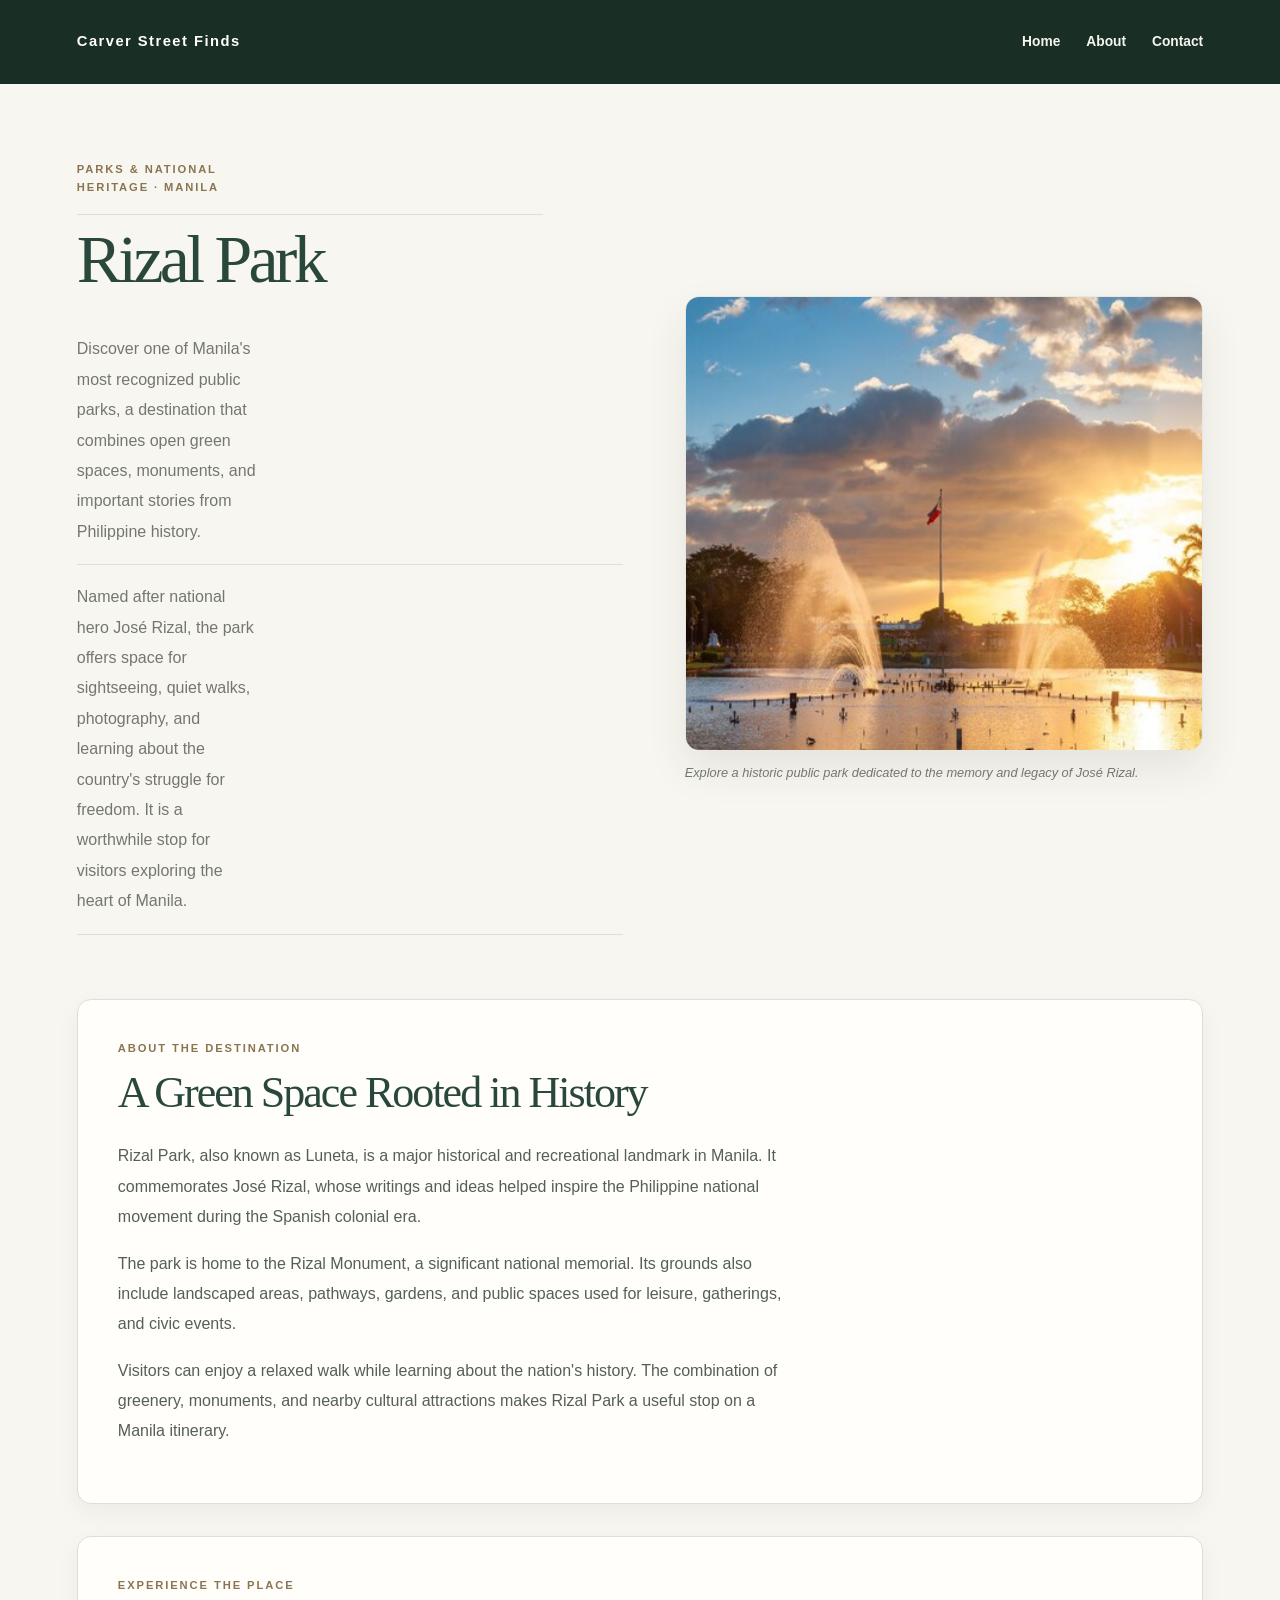
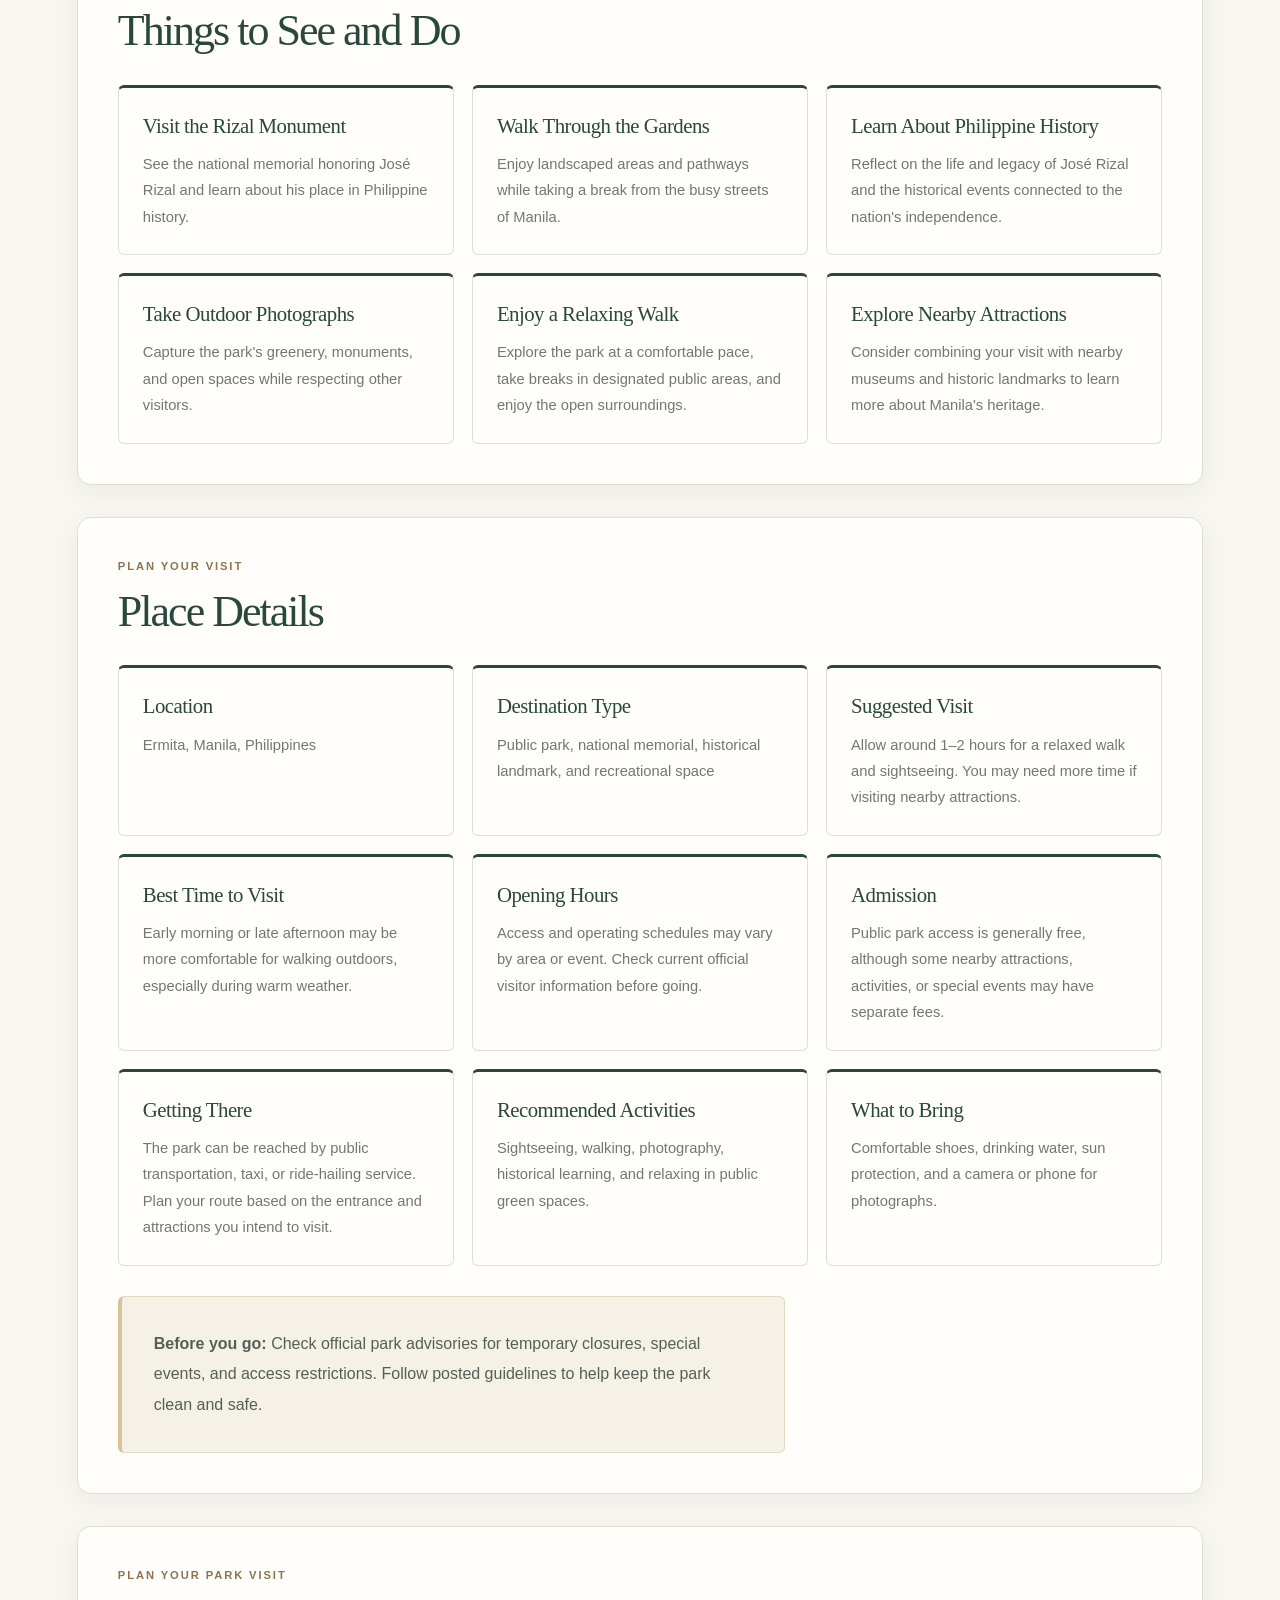
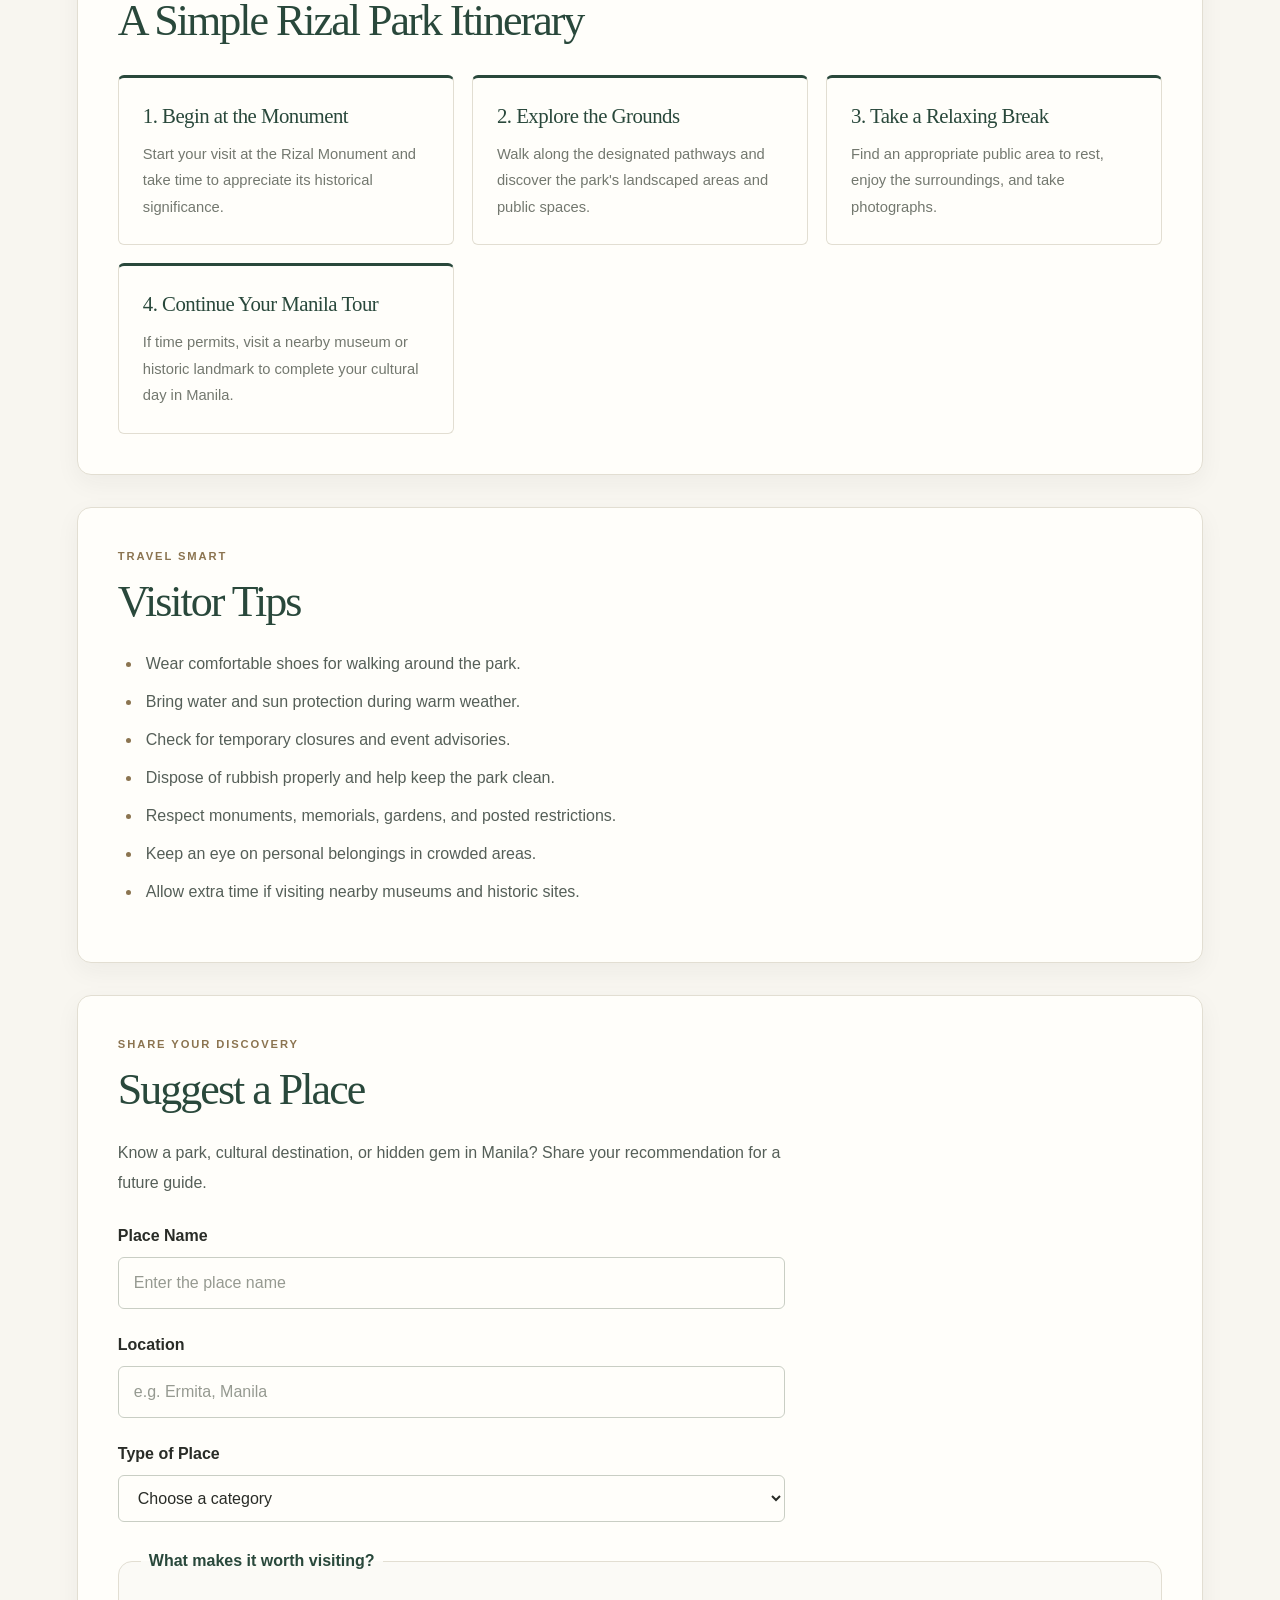
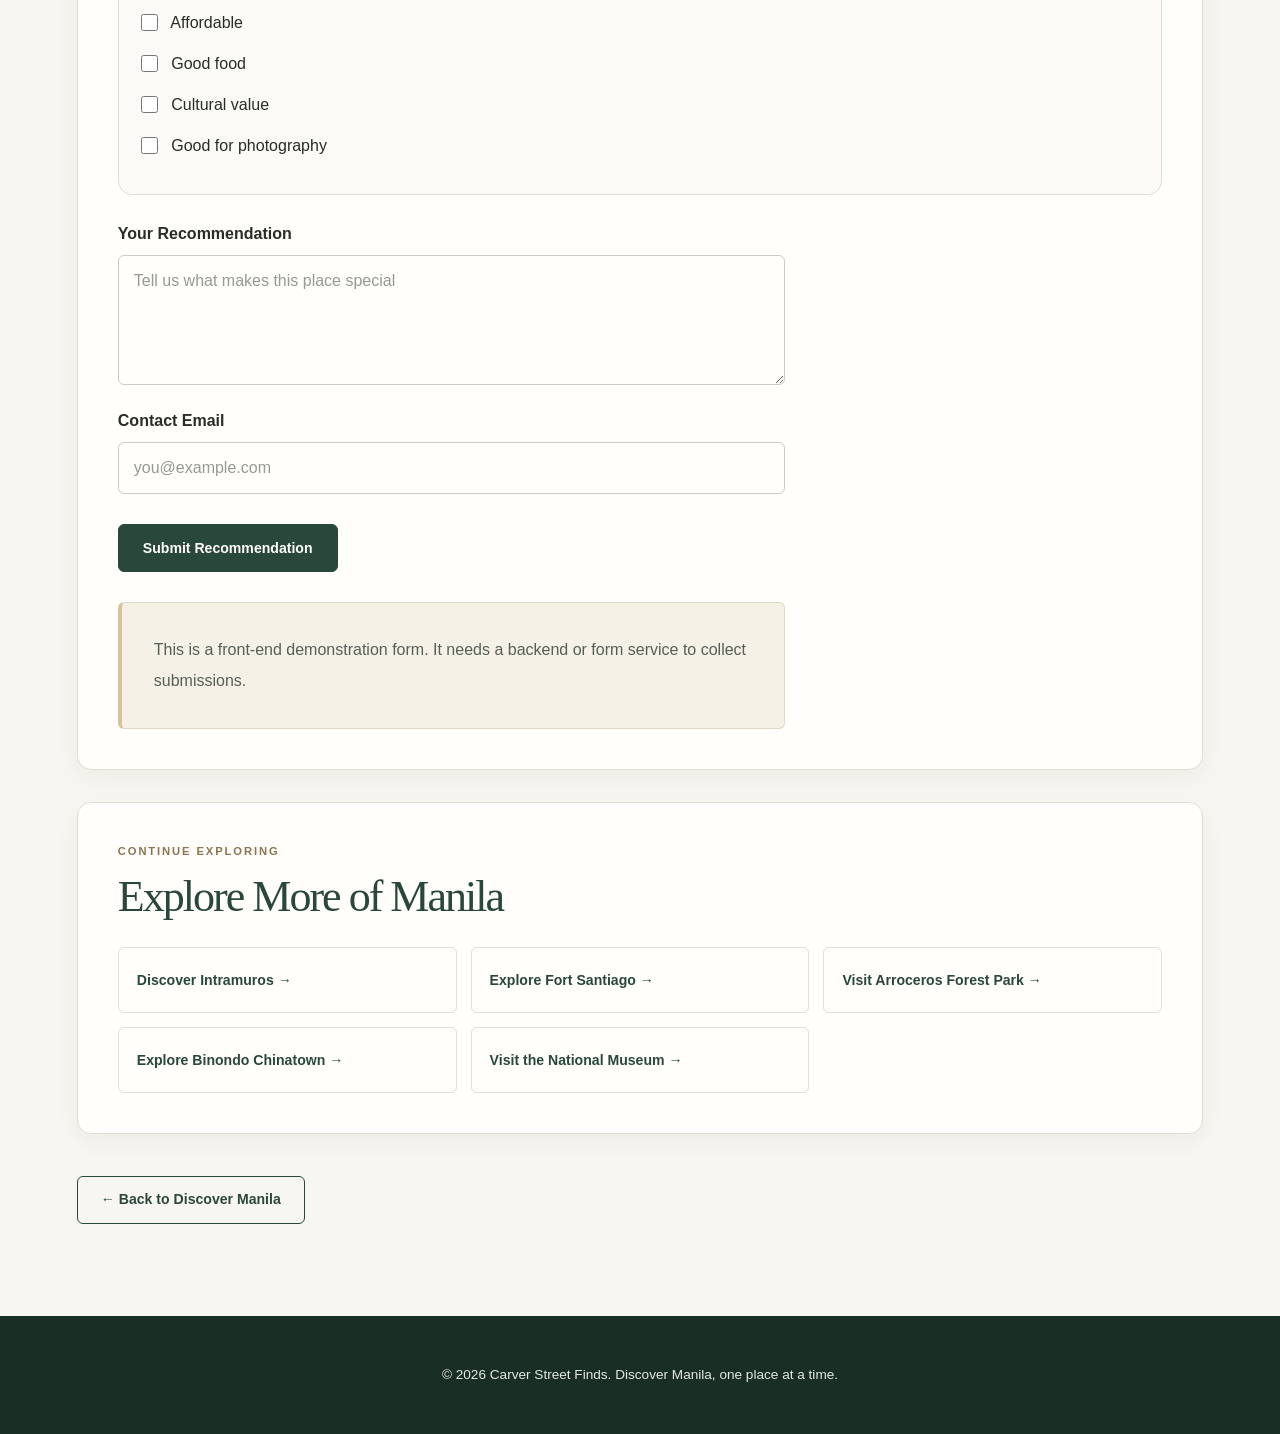
<file: places/rizal-park.html>
<!DOCTYPE html>
<html lang="en">
<head>
    <meta charset="UTF-8">
    <meta name="viewport" content="width=device-width, initial-scale=1.0">
    <meta name="description" content="Explore Rizal Park in Manila. Discover its gardens, monuments, historical significance, and public spaces.">
    <title>Rizal Park | Carver Street Finds</title>
    <link rel="stylesheet" href="../style.css">
</head>

<body>
    <header class="site-header">
        <a href="../index.html" class="logo">Carver Street Finds</a>
        <nav aria-label="Main navigation">
            <ul>
                <li><a href="../index.html">Home</a></li>
                <li><a href="../about.html">About</a></li>
                <li><a href="../contact.html">Contact</a></li>
            </ul>
        </nav>
    </header>

    <main class="place-detail">

        <section class="place-hero">
            <div class="place-info">
                <p class="eyebrow">PARKS &amp; NATIONAL HERITAGE · MANILA</p>
                <h1>Rizal Park</h1>

                <p>
                    Discover one of Manila's most recognized
                    public parks, a destination that combines
                    open green spaces, monuments, and important
                    stories from Philippine history.
                </p>

                <p>
                    Named after national hero José Rizal,
                    the park offers space for sightseeing,
                    quiet walks, photography, and learning
                    about the country's struggle for freedom.
                    It is a worthwhile stop for visitors
                    exploring the heart of Manila.
                </p>
            </div>

            <figure>
                <img class="place-cover"
                     src="../rizal.jpg"
                     alt="Rizal Park in Manila, a public park dedicated to Philippine national hero José Rizal">
                <figcaption>
                    Explore a historic public park dedicated
                    to the memory and legacy of José Rizal.
                </figcaption>
            </figure>
        </section>

        <section class="place-section">
            <p class="eyebrow">ABOUT THE DESTINATION</p>
            <h2>A Green Space Rooted in History</h2>

            <p>
                Rizal Park, also known as Luneta, is a major
                historical and recreational landmark in Manila.
                It commemorates José Rizal, whose writings
                and ideas helped inspire the Philippine
                national movement during the Spanish colonial era.
            </p>

            <p>
                The park is home to the Rizal Monument,
                a significant national memorial. Its grounds
                also include landscaped areas, pathways,
                gardens, and public spaces used for leisure,
                gatherings, and civic events.
            </p>

            <p>
                Visitors can enjoy a relaxed walk while
                learning about the nation's history.
                The combination of greenery, monuments,
                and nearby cultural attractions makes
                Rizal Park a useful stop on a Manila itinerary.
            </p>
        </section>

        <section class="place-section">
            <p class="eyebrow">EXPERIENCE THE PLACE</p>
            <h2>Things to See and Do</h2>

            <div class="detail-grid">
                <article class="detail-card">
                    <h3>Visit the Rizal Monument</h3>
                    <p>
                        See the national memorial honoring
                        José Rizal and learn about his place
                        in Philippine history.
                    </p>
                </article>

                <article class="detail-card">
                    <h3>Walk Through the Gardens</h3>
                    <p>
                        Enjoy landscaped areas and pathways
                        while taking a break from the busy
                        streets of Manila.
                    </p>
                </article>

                <article class="detail-card">
                    <h3>Learn About Philippine History</h3>
                    <p>
                        Reflect on the life and legacy of
                        José Rizal and the historical events
                        connected to the nation's independence.
                    </p>
                </article>

                <article class="detail-card">
                    <h3>Take Outdoor Photographs</h3>
                    <p>
                        Capture the park's greenery, monuments,
                        and open spaces while respecting
                        other visitors.
                    </p>
                </article>

                <article class="detail-card">
                    <h3>Enjoy a Relaxing Walk</h3>
                    <p>
                        Explore the park at a comfortable pace,
                        take breaks in designated public areas,
                        and enjoy the open surroundings.
                    </p>
                </article>

                <article class="detail-card">
                    <h3>Explore Nearby Attractions</h3>
                    <p>
                        Consider combining your visit with
                        nearby museums and historic landmarks
                        to learn more about Manila's heritage.
                    </p>
                </article>
            </div>
        </section>

        <section class="place-section">
            <p class="eyebrow">PLAN YOUR VISIT</p>
            <h2>Place Details</h2>

            <div class="detail-grid">
                <article class="detail-card">
                    <h3>Location</h3>
                    <p>Ermita, Manila, Philippines</p>
                </article>

                <article class="detail-card">
                    <h3>Destination Type</h3>
                    <p>
                        Public park, national memorial,
                        historical landmark, and recreational space
                    </p>
                </article>

                <article class="detail-card">
                    <h3>Suggested Visit</h3>
                    <p>
                        Allow around 1–2 hours for a relaxed
                        walk and sightseeing. You may need
                        more time if visiting nearby attractions.
                    </p>
                </article>

                <article class="detail-card">
                    <h3>Best Time to Visit</h3>
                    <p>
                        Early morning or late afternoon may
                        be more comfortable for walking
                        outdoors, especially during warm weather.
                    </p>
                </article>

                <article class="detail-card">
                    <h3>Opening Hours</h3>
                    <p>
                        Access and operating schedules may vary
                        by area or event. Check current official
                        visitor information before going.
                    </p>
                </article>

                <article class="detail-card">
                    <h3>Admission</h3>
                    <p>
                        Public park access is generally free,
                        although some nearby attractions,
                        activities, or special events may
                        have separate fees.
                    </p>
                </article>

                <article class="detail-card">
                    <h3>Getting There</h3>
                    <p>
                        The park can be reached by public
                        transportation, taxi, or ride-hailing
                        service. Plan your route based on
                        the entrance and attractions you
                        intend to visit.
                    </p>
                </article>

                <article class="detail-card">
                    <h3>Recommended Activities</h3>
                    <p>
                        Sightseeing, walking, photography,
                        historical learning, and relaxing
                        in public green spaces.
                    </p>
                </article>

                <article class="detail-card">
                    <h3>What to Bring</h3>
                    <p>
                        Comfortable shoes, drinking water,
                        sun protection, and a camera or phone
                        for photographs.
                    </p>
                </article>
            </div>

            <p class="visitor-note">
                <strong>Before you go:</strong>
                Check official park advisories for temporary
                closures, special events, and access restrictions.
                Follow posted guidelines to help keep the
                park clean and safe.
            </p>
        </section>

        <section class="place-section">
            <p class="eyebrow">PLAN YOUR PARK VISIT</p>
            <h2>A Simple Rizal Park Itinerary</h2>

            <div class="detail-grid">
                <article class="detail-card">
                    <h3>1. Begin at the Monument</h3>
                    <p>
                        Start your visit at the Rizal Monument
                        and take time to appreciate its
                        historical significance.
                    </p>
                </article>

                <article class="detail-card">
                    <h3>2. Explore the Grounds</h3>
                    <p>
                        Walk along the designated pathways
                        and discover the park's landscaped
                        areas and public spaces.
                    </p>
                </article>

                <article class="detail-card">
                    <h3>3. Take a Relaxing Break</h3>
                    <p>
                        Find an appropriate public area to
                        rest, enjoy the surroundings, and
                        take photographs.
                    </p>
                </article>

                <article class="detail-card">
                    <h3>4. Continue Your Manila Tour</h3>
                    <p>
                        If time permits, visit a nearby museum
                        or historic landmark to complete
                        your cultural day in Manila.
                    </p>
                </article>
            </div>
        </section>

        <section class="place-section">
            <p class="eyebrow">TRAVEL SMART</p>
            <h2>Visitor Tips</h2>

            <ul>
                <li>Wear comfortable shoes for walking around the park.</li>
                <li>Bring water and sun protection during warm weather.</li>
                <li>Check for temporary closures and event advisories.</li>
                <li>Dispose of rubbish properly and help keep the park clean.</li>
                <li>Respect monuments, memorials, gardens, and posted restrictions.</li>
                <li>Keep an eye on personal belongings in crowded areas.</li>
                <li>Allow extra time if visiting nearby museums and historic sites.</li>
            </ul>
        </section>

        <section class="place-section">
            <p class="eyebrow">SHARE YOUR DISCOVERY</p>
            <h2>Suggest a Place</h2>

            <p>
                Know a park, cultural destination, or hidden
                gem in Manila? Share your recommendation
                for a future guide.
            </p>

            <form action="#" method="get">
                <p>
                    <label for="place-name">Place Name</label>
                    <input type="text" id="place-name"
                           name="place-name"
                           placeholder="Enter the place name" required>
                </p>

                <p>
                    <label for="place-location">Location</label>
                    <input type="text" id="place-location"
                           name="place-location"
                           placeholder="e.g. Ermita, Manila" required>
                </p>

                <p>
                    <label for="category">Type of Place</label>
                    <select id="category" name="category" required>
                        <option value="">Choose a category</option>
                        <option value="food">Food and Dining</option>
                        <option value="heritage">History and Heritage</option>
                        <option value="shopping">Shopping</option>
                        <option value="museum">Museum and Culture</option>
                        <option value="outdoors">Parks and Outdoors</option>
                        <option value="other">Other</option>
                    </select>
                </p>

                <fieldset>
                    <legend>What makes it worth visiting?</legend>

                    <p>
                        <input type="checkbox" id="affordable"
                               name="good-points" value="affordable">
                        <label for="affordable">Affordable</label>
                    </p>

                    <p>
                        <input type="checkbox" id="food"
                               name="good-points" value="food">
                        <label for="food">Good food</label>
                    </p>

                    <p>
                        <input type="checkbox" id="culture"
                               name="good-points" value="culture">
                        <label for="culture">Cultural value</label>
                    </p>

                    <p>
                        <input type="checkbox" id="photography"
                               name="good-points" value="photography">
                        <label for="photography">Good for photography</label>
                    </p>
                </fieldset>

                <p>
                    <label for="recommendation">Your Recommendation</label>
                    <textarea id="recommendation"
                              name="recommendation" rows="4"
                              placeholder="Tell us what makes this place special"></textarea>
                </p>

                <p>
                    <label for="contact-email">Contact Email</label>
                    <input type="email" id="contact-email"
                           name="contact-email"
                           placeholder="you@example.com" required>
                </p>

                <button type="submit">Submit Recommendation</button>
            </form>

            <p class="visitor-note">
                This is a front-end demonstration form. It needs
                a backend or form service to collect submissions.
            </p>
        </section>

        <section class="place-section">
            <p class="eyebrow">CONTINUE EXPLORING</p>
            <h2>Explore More of Manila</h2>

            <div class="related-links">
                <a href="intramuros.html">Discover Intramuros →</a>
                <a href="fort-santiago.html">Explore Fort Santiago →</a>
                <a href="arroceros.html">Visit Arroceros Forest Park →</a>
                <a href="binondo.html">Explore Binondo Chinatown →</a>
                <a href="national-museum.html">Visit the National Museum →</a>
            </div>
        </section>

        <div class="back-link">
            <a href="../index.html">← Back to Discover Manila</a>
        </div>

    </main>

    <footer class="site-footer">
        <p>&copy; 2026 Carver Street Finds. Discover Manila, one place at a time.</p>
    </footer>
</body>
</html>
</file>
<file: style.css>
/* =========================================
   CARVER STREET FINDS
   Premium Manila Travel Guide
========================================= */

/* 1. DESIGN SYSTEM */

:root {
    --brand-color: #29483b;
    --brand-dark: #192f26;
    --brand-light: #e8eee8;

    --ink-color: #292c27;
    --muted-color: #73786f;

    --background-color: #f8f6f0;
    --surface-color: #fffefa;
    --surface-soft: #efede4;

    --accent-color: #d8c29a;
    --accent-dark: #8b7450;

    --border-color: #e2ded2;
    --border-strong: #cfc9ba;

    --content-width: 1180px;
    --page-gutter: clamp(22px, 6vw, 88px);
    --section-space: clamp(60px, 8vw, 100px);

    --radius-small: 6px;
    --radius-medium: 14px;
    --radius-large: 22px;

    --shadow-soft: 0 8px 25px rgba(31, 47, 38, 0.05);
    --shadow-card: 0 18px 42px rgba(31, 47, 38, 0.09);
}

/* 2. RESET AND BASE */

* {
    box-sizing: border-box;
}

html {
    scroll-behavior: smooth;
    scroll-padding-top: 28px;
}

body {
    margin: 0;
    background: var(--background-color);
    color: var(--ink-color);
    font-family: Arial, Helvetica, sans-serif;
    font-size: 16px;
    line-height: 1.75;
    -webkit-font-smoothing: antialiased;
}

img {
    display: block;
    max-width: 100%;
    height: auto;
    object-fit: cover;
}

figure {
    min-width: 0;
    margin: 0;
}

figcaption,
.image-caption {
    margin-top: 12px;
    color: var(--muted-color);
    font-size: 0.8rem;
    line-height: 1.6;
    font-style: italic;
}

h1,
h2,
h3,
p {
    margin-top: 0;
}

h1,
h2,
h3 {
    color: var(--brand-color);
    line-height: 1.2;
}

h1,
h2,
.card-content h3,
.detail-card h3,
.best-time-copy h2,
.closing-section h2,
.closing-cta h2,
.food-feature-copy h3 {
    font-family: Georgia, "Times New Roman", serif;
    font-weight: 500;
}

h1 {
    font-size: clamp(2.8rem, 6vw, 5.3rem);
    letter-spacing: -0.055em;
}

h2 {
    font-size: clamp(2rem, 4vw, 3.2rem);
    letter-spacing: -0.045em;
}

h3 {
    font-size: 1.3rem;
    letter-spacing: -0.025em;
}

p {
    max-width: 75ch;
}

a {
    color: inherit;
    text-decoration: none;
}

a:hover {
    text-decoration: none;
}

a:focus-visible,
button:focus-visible,
input:focus-visible,
select:focus-visible,
textarea:focus-visible {
    outline: 3px solid var(--accent-dark);
    outline-offset: 4px;
}

button,
input,
select,
textarea {
    font: inherit;
}

button {
    cursor: pointer;
}

::selection {
    background: var(--brand-color);
    color: var(--surface-color);
}

.eyebrow {
    margin-bottom: 14px;
    color: var(--accent-dark);
    font-size: 0.7rem;
    font-weight: 800;
    letter-spacing: 0.17em;
    line-height: 1.6;
    text-transform: uppercase;
}

.text-muted {
    color: var(--muted-color);
}

/* 3. HEADER AND NAVIGATION */

.site-header {
    position: relative;
    z-index: 5;
    display: flex;
    align-items: center;
    justify-content: space-between;
    gap: 30px;
    padding: 22px var(--page-gutter);
    background: var(--brand-dark);
    color: var(--surface-color);
}

.site-header > a,
.site-logo,
.brand {
    flex-shrink: 0;
    color: var(--surface-color);
    font-size: 0.92rem;
    font-weight: 800;
    letter-spacing: 0.1em;
}

.site-logo span {
    display: block;
    margin-top: 3px;
    color: var(--accent-color);
    font-size: 0.64rem;
    letter-spacing: 0.2em;
}

.site-header nav ul,
nav ul {
    display: flex;
    flex-wrap: wrap;
    align-items: center;
    gap: 8px 26px;
    margin: 0;
    padding: 0;
    list-style: none;
}

.site-header nav a,
nav a {
    display: inline-block;
    padding: 8px 0;
    color: #f5f4ed;
    font-size: 0.86rem;
    font-weight: 600;
    transition: color 0.2s ease;
}

.site-header nav a:hover,
.site-header nav a[aria-current="page"],
nav a:hover,
nav a[aria-current="page"] {
    color: var(--accent-color);
}

/* Compatibility with older plain headers */

body > header:not(.site-header) {
    padding: 26px var(--page-gutter);
    background: var(--brand-dark);
    color: var(--surface-color);
}

body > header:not(.site-header) h1,
body > header:not(.site-header) h2 {
    color: var(--surface-color);
}

/* 4. GENERAL PAGE LAYOUT */

.home-main {
    width: 100%;
    max-width: none;
    margin: 0;
    padding: 0;
}

.travel-guide {
    width: min(var(--content-width), 88%);
    margin: 0 auto;
}

body > main:not(.home-main) {
    width: min(var(--content-width), 88%);
    margin: 0 auto;
    padding: 60px 0 80px;
}

body > main:not(.home-main) > section {
    margin-bottom: 64px;
}

body > main:not(.home-main) > section > h2 {
    margin-top: 0;
}

/* 5. HOMEPAGE HERO */

.hero {
    display: grid;
    grid-template-columns: minmax(0, 1fr) minmax(0, 0.9fr);
    align-items: center;
    gap: clamp(34px, 5vw, 76px);
    padding: clamp(64px, 8vw, 112px) var(--page-gutter);
    background:
        radial-gradient(
            ellipse at 90% 15%,
            rgba(216, 194, 154, 0.24),
            transparent 40%
        ),
        var(--background-color);
}

.hero-content,
.hero-copy {
    min-width: 0;
    max-width: 720px;
}

.hero h1 {
    margin: 12px 0 24px;
    font-size: clamp(3rem, 6vw, 5.4rem);
    line-height: 1.05;
}

.hero h1 em {
    color: var(--accent-dark);
    font-weight: 400;
}

.hero-description,
.hero-copy > p:not(.eyebrow) {
    max-width: 580px;
    color: var(--muted-color);
    font-size: 1.04rem;
    line-height: 1.85;
}

.hero-image img {
    width: 100%;
    height: clamp(300px, 38vw, 490px);
    border-radius: var(--radius-medium);
    object-fit: cover;
}

.hero-note {
    align-self: end;
    margin: 0;
    color: var(--muted-color);
    font-family: Georgia, "Times New Roman", serif;
    font-size: 1.05rem;
    font-style: italic;
}

.note-line {
    display: block;
    width: 48px;
    height: 2px;
    margin-bottom: 16px;
    background: var(--accent-color);
}

/* 6. BUTTONS */

.button-link,
button,
.back-link a {
    display: inline-flex;
    align-items: center;
    justify-content: center;
    gap: 10px;
    min-height: 48px;
    padding: 12px 23px;
    border: 1px solid var(--brand-color);
    border-radius: var(--radius-small);
    background: var(--brand-color);
    color: var(--surface-color);
    font-size: 0.88rem;
    font-weight: 700;
    line-height: 1.4;
    transition:
        background 0.2s ease,
        color 0.2s ease,
        border-color 0.2s ease,
        transform 0.2s ease,
        box-shadow 0.2s ease;
}

.button-link {
    margin-top: 14px;
}

.button-link:hover,
button:hover {
    transform: translateY(-2px);
    border-color: var(--brand-dark);
    background: var(--brand-dark);
    color: var(--surface-color);
    box-shadow: var(--shadow-soft);
}

.button-light {
    border-color: var(--surface-color);
    background: var(--surface-color);
    color: var(--brand-dark);
}

.button-light:hover {
    border-color: var(--accent-color);
    background: var(--accent-color);
    color: var(--brand-dark);
}

/* 7. QUICK CATEGORY LINKS */

.explore-strip {
    display: grid;
    grid-template-columns: repeat(3, minmax(0, 1fr));
    padding: 0 var(--page-gutter);
    background: var(--brand-color);
}

.explore-strip a {
    display: flex;
    align-items: center;
    gap: 16px;
    min-height: 88px;
    padding: 20px;
    border-right: 1px solid rgba(255, 255, 255, 0.18);
    color: var(--surface-color);
    font-size: 0.74rem;
    font-weight: 700;
    letter-spacing: 0.07em;
    transition: background 0.2s ease;
}

.explore-strip a:first-child {
    border-left: 1px solid rgba(255, 255, 255, 0.18);
}

.explore-strip a > span {
    font-size: 0.9rem;
    letter-spacing: 0;
}

.explore-strip a:hover {
    background: rgba(255, 255, 255, 0.08);
}

/* 8. SHARED SECTION HEADINGS */

.destinations-section,
.guide-section,
.food-section,
.ideas-section,
.creator-section {
    margin-bottom: var(--section-space);
}

.destinations-section {
    padding: var(--section-space) var(--page-gutter);
}

.section-heading {
    display: flex;
    align-items: end;
    justify-content: space-between;
    gap: 32px;
    margin-bottom: 36px;
}

.section-heading h2 {
    margin-bottom: 0;
}

.section-heading > p,
.section-intro {
    max-width: 430px;
    margin-bottom: 4px;
    color: var(--muted-color);
}

/* 9. DESTINATION CARDS */

.destination-grid {
    display: flex;
    flex-wrap: wrap;
    gap: 24px;

}

.destination-card {
    flex: 1 1 240px;
    min-width: 0;
    margin: 0;
    padding: 0;
    overflow: hidden;
    border: 1px solid var(--border-color);
    border-radius: var(--radius-medium);
    background: var(--surface-color);
    box-shadow: 0 3px 12px rgba(31, 47, 38, 0.025);
    transition: transform 0.25s ease, box-shadow 0.25s ease;
}

.destination-card:hover {
    transform: translateY(-5px);
    box-shadow: var(--shadow-card);
}

.card-image-link {
    position: relative;
    display: block;
    overflow: hidden;
    background: var(--surface-soft);
}

.destination-card img,
.card-image-link img {
    width: 100%;
    height: 255px;
    object-fit: cover;
    transition: transform 0.45s ease;
}

.destination-card:hover img,
.card-image-link:hover img {
    transform: scale(1.045);
}

.image-number {
    position: absolute;
    right: 14px;
    bottom: 14px;
    padding: 6px 11px;
    border-radius: 3px;
    background: var(--surface-color);
    color: var(--brand-dark);
    font-size: 0.7rem;
    font-weight: 800;
    letter-spacing: 0.08em;
}

.card-content {
    padding: 25px;
}

.card-category {
    margin-bottom: 10px;
    color: var(--accent-dark);
    font-size: 0.68rem;
    font-weight: 800;
    letter-spacing: 0.13em;
    text-transform: uppercase;
}

.card-content h3 {
    margin-bottom: 12px;
    font-size: 1.55rem;
    line-height: 1.25;
}

.card-content h3 a {
    color: var(--brand-color);
}

.card-content > p:not(.card-category) {
    margin-bottom: 20px;
    color: var(--muted-color);
    font-size: 0.92rem;
    line-height: 1.8;
}

.text-link {
    display: inline-flex;
    align-items: center;
    gap: 10px;
    padding-bottom: 4px;
    border-bottom: 1px solid var(--accent-color);
    color: var(--brand-color);
    font-size: 0.88rem;
    font-weight: 700;
    transition: color 0.2s ease, border-color 0.2s ease;
}

.text-link:hover {
    color: var(--accent-dark);
    border-color: var(--brand-color);
}

/* 10. SHARED IDEAS SECTION */

.ideas-section {
    display: grid;
    grid-template-columns: minmax(0, 0.9fr) minmax(0, 1.1fr);
    gap: clamp(35px, 7vw, 80px);
    padding: var(--section-space) var(--page-gutter);
    background: var(--surface-soft);
}

.ideas-copy h2 {
    max-width: 520px;
}

.ideas-copy > p:not(.eyebrow) {
    color: var(--muted-color);
}

.ideas-list {
    border-top: 1px solid var(--border-strong);
}

.idea-item {
    display: grid;
    grid-template-columns: 42px minmax(0, 1fr);
    gap: 18px;
    padding: 25px 0;
    border-bottom: 1px solid var(--border-strong);
}

.idea-number {
    color: var(--accent-dark);
    font-size: 0.82rem;
    font-weight: 800;
}

.idea-item h3 {
    margin-bottom: 8px;
    font-size: 1.15rem;
}

.idea-item p {
    margin-bottom: 0;
    color: var(--muted-color);
    font-size: 0.92rem;
}

/* 11. CREATOR SECTION */

.creator-section {
    display: grid;
    grid-template-columns: minmax(0, 0.85fr) minmax(0, 1.15fr);
    align-items: center;
    gap: clamp(35px, 7vw, 70px);
    padding: var(--section-space) var(--page-gutter);
}

.creator-image img {
    width: 100%;
    max-height: 460px;
    aspect-ratio: 4 / 5;
    border-radius: var(--radius-medium);
    object-fit: cover;
}

.creator-copy h2 {
    max-width: 520px;
}

.creator-copy > p:not(.eyebrow) {
    color: var(--muted-color);
}

/* 12. BEST TIME AND FOOD SECTIONS */

.best-time-section {
    display: grid;
    grid-template-columns: minmax(0, 0.9fr) minmax(0, 1.1fr);
    align-items: center;
    gap: 42px;
    margin: 0 var(--page-gutter) var(--section-space);
    padding: clamp(22px, 4vw, 38px);
    border: 1px solid var(--border-color);
    border-radius: var(--radius-medium);
    background: var(--surface-soft);
}

.best-time-image img {
    width: 100%;
    height: 370px;
    border-radius: var(--radius-small);
    object-fit: cover;
}

.best-time-copy h2,
.closing-section h2 {
    margin: 8px 0 18px;
}

.best-time-copy > p:not(.eyebrow) {
    color: #555f58;
}

.food-section {
    padding: 0 var(--page-gutter);
}

.food-feature {
    display: grid;
    grid-template-columns: minmax(0, 1.1fr) minmax(0, 0.9fr);
    align-items: center;
    gap: 34px;
    margin: 0;
    padding: 0;
    overflow: hidden;
    border: 1px solid var(--border-color);
    border-radius: var(--radius-medium);
    background: var(--surface-color);
    box-shadow: var(--shadow-soft);
}

.food-feature > img {
    width: 100%;
    height: 350px;
    object-fit: cover;
}

.food-feature-copy {
    padding: 30px;
}

.food-feature-copy h3 {
    font-size: clamp(1.6rem, 3vw, 2.25rem);
}

.food-feature-copy > p:not(.card-category) {
    color: var(--muted-color);
}

/* 13. CLOSING CALL TO ACTION */

.closing-section,
.closing-cta {
    padding: clamp(52px, 7vw, 82px) var(--page-gutter);
    background:
        radial-gradient(
            ellipse at 50% 0%,
            rgba(216, 194, 154, 0.13),
            transparent 65%
        ),
        var(--brand-color);
    color: var(--surface-color);
    text-align: center;
}

.closing-section h2,
.closing-cta h2 {
    max-width: 760px;
    margin: 8px auto 20px;
    color: var(--surface-color);
}

.closing-section > p:not(.eyebrow),
.closing-cta > p:not(.eyebrow) {
    max-width: 620px;
    margin: 12px auto 25px;
    color: #e0e6e0;
}

.closing-section .eyebrow,
.closing-cta .eyebrow {
    color: var(--accent-color);
}

.closing-section .button-link {
    border-color: var(--surface-color);
    background: var(--surface-color);
    color: var(--brand-dark);
}

.closing-section .button-link:hover {
    border-color: var(--accent-color);
    background: var(--accent-color);
}

/* 14. DESTINATION DETAIL PAGES */

.place-detail {
    width: min(1060px, 88%);
    margin: 0 auto;
    padding: 62px 0 84px;
}

.place-hero {
    display: grid;
    grid-template-columns: minmax(0, 1fr) minmax(0, 0.95fr);
    align-items: center;
    gap: clamp(30px, 5vw, 62px);
    margin-bottom: 66px;
}

.place-hero .place-info {
    min-width: 0;
    border-top: 0;
}

.place-hero h1 {
    margin: 10px 0 22px;
    font-size: clamp(2.8rem, 5.3vw, 4.65rem);
    line-height: 1.04;
}

.place-hero .place-info > p:not(.eyebrow) {
    color: var(--muted-color);
    line-height: 1.9;
}

.place-hero figure {
    min-width: 0;
}

.place-cover {
    width: 100%;
    height: clamp(310px, 40vw, 455px);
    border: 1px solid rgba(41, 72, 59, 0.08);
    border-radius: var(--radius-medium);
    object-fit: cover;
    box-shadow: var(--shadow-card);
}

/* Individual information sections */

.place-detail > .place-section {
    margin: 0 0 32px;
    padding: clamp(25px, 4vw, 40px);
    border: 1px solid var(--border-color);
    border-radius: var(--radius-medium);
    background: var(--surface-color);
    box-shadow: var(--shadow-soft);
}

.place-section > .eyebrow {
    margin-bottom: 10px;
}

.place-section > h2 {
    margin: 8px 0 22px;
    font-size: clamp(1.95rem, 3.8vw, 2.75rem);
    line-height: 1.18;
}

.place-section > p:not(.eyebrow) {
    color: #555f58;
    line-height: 1.9;
}

.place-section > ul {
    padding-left: 24px;
}

.place-section > ul li {
    margin-bottom: 10px;
    padding-left: 4px;
    color: #555f58;
}

.place-section > ul li::marker {
    color: var(--accent-dark);
}

/* 15. DETAIL CARDS AND PLACE INFORMATION */

.detail-grid {
    display: grid;
    grid-template-columns: repeat(3, minmax(0, 1fr));
    align-items: stretch;
    gap: 18px;
    margin-top: 28px;
}

.detail-card {
    min-width: 0;
    margin: 0;
    padding: 24px;
    border: 1px solid var(--border-color);
    border-top: 3px solid var(--brand-color);
    border-radius: var(--radius-small);
    background: #fffefa;
    transition: transform 0.2s ease, box-shadow 0.2s ease;
}

.detail-card:hover {
    transform: translateY(-3px);
    box-shadow: var(--shadow-soft);
}

.detail-card h3 {
    margin-bottom: 12px;
    font-size: 1.3rem;
    line-height: 1.3;
}

.detail-card p {
    margin-bottom: 0;
    color: var(--muted-color);
    font-size: 0.92rem;
    line-height: 1.8;
    overflow-wrap: anywhere;
}

.detail-card a {
    display: inline-block;
    margin-top: 16px;
    color: var(--brand-color);
    font-size: 0.88rem;
    font-weight: 700;
    text-decoration: underline;
    text-decoration-color: var(--accent-color);
    text-underline-offset: 4px;
}

.detail-card a:hover {
    color: var(--accent-dark);
}

/* Optional structured place information */

.place-info:not(.place-hero .place-info) {
    border-top: 1px solid var(--border-color);
}

.place-info p {
    display: grid;
    grid-template-columns: minmax(140px, 0.7fr) minmax(0, 1.3fr);
    gap: 24px;
    margin: 0;
    padding: 17px 0;
    border-bottom: 1px solid var(--border-color);
}

.place-info strong {
    color: var(--brand-color);
}

.place-info span {
    color: #515b54;
}

/* 16. VISITOR NOTES AND RELATED LINKS */

.visitor-note {
    margin: 30px 0 0;
    padding: clamp(22px, 4vw, 32px);
    border: 1px solid #e1d7c3;
    border-left: 4px solid var(--accent-color);
    border-radius: var(--radius-small);
    background: #f5f1e7;
    color: #515b54;
}

.visitor-note > :last-child {
    margin-bottom: 0;
}

.visitor-note h3 {
    margin-bottom: 12px;
    font-size: 1.25rem;
}

.visitor-note a {
    color: var(--brand-color);
    font-weight: 700;
    text-decoration: underline;
    text-decoration-color: var(--accent-color);
    text-underline-offset: 3px;
}

.visitor-note ul {
    padding-left: 22px;
}

.visitor-note li {
    margin-bottom: 9px;
}

.related-links {
    display: grid;
    grid-template-columns: repeat(3, minmax(0, 1fr));
    gap: 14px;
    margin-top: 24px;
}

.related-links a {
    display: flex;
    align-items: center;
    justify-content: space-between;
    gap: 12px;
    min-height: 66px;
    padding: 17px 18px;
    border: 1px solid var(--border-color);
    border-radius: var(--radius-small);
    background: var(--surface-color);
    color: var(--brand-color);
    font-size: 0.88rem;
    font-weight: 700;
    line-height: 1.5;
    transition:
        transform 0.2s ease,
        background 0.2s ease,
        border-color 0.2s ease;
}

.related-links a:hover {
    transform: translateY(-2px);
    border-color: var(--border-strong);
    background: var(--surface-soft);
}

/* 17. BACK TO DISCOVER MANILA */

.back-link {
    margin: 42px 0 12px;
}

.back-link a {
    border-color: var(--brand-color);
    background: transparent;
    color: var(--brand-color);
}

.back-link a:hover {
    background: var(--brand-color);
    color: var(--surface-color);
}

/* 18. ABOUT AND CONTACT PAGES */

body > main:not(.home-main):not(.place-detail) > section {
    margin-bottom: 56px;
}

body > main:not(.home-main):not(.place-detail) > section > h1 {
    font-size: clamp(2.5rem, 5vw, 4rem);
}

body > main:not(.home-main):not(.place-detail) article {
    margin: 22px 0;
    padding: 28px;
    border: 1px solid var(--border-color);
    border-radius: var(--radius-medium);
    background: var(--surface-color);
    box-shadow: var(--shadow-soft);
}

body > main:not(.home-main):not(.place-detail) article h3 {
    margin-top: 0;
}

body > main:not(.home-main):not(.place-detail) > section > img,
body > main:not(.home-main):not(.place-detail) article img {
    width: 100%;
    max-width: 700px;
    max-height: 460px;
    margin: 22px 0;
    border-radius: var(--radius-medium);
    object-fit: cover;
}

/* 19. TABLES */

table {
    width: 100%;
    border-collapse: collapse;
    background: var(--surface-color);
}

th,
td {
    padding: 14px 16px;
    border: 1px solid var(--border-color);
    text-align: left;
    vertical-align: top;
}

th {
    background: var(--brand-color);
    color: var(--surface-color);
    font-size: 0.88rem;
    font-weight: 700;
}

tr:nth-child(even) td {
    background: #f8f6f0;
}

/* 20. FORMS AND INPUT CONTROLS */

form {
    width: 100%;
    max-width: 720px;
}

.place-section form {
    max-width: 100%;
    margin-top: 24px;
}

form > p {
    margin-bottom: 22px;
}

label {
    display: inline-block;
    font-weight: 600;
}

input,
select,
textarea {
    display: block;
    width: 100%;
    max-width: 100%;
    margin-top: 7px;
    padding: 13px 15px;
    border: 1px solid #c9cec4;
    border-radius: var(--radius-small);
    background: var(--surface-color);
    color: var(--ink-color);
    line-height: 1.5;
    transition: border-color 0.2s ease, box-shadow 0.2s ease;
}

input::placeholder,
textarea::placeholder {
    color: #969a91;
}

input:focus,
select:focus,
textarea:focus {
    border-color: var(--brand-color);
    outline: 3px solid var(--accent-dark);
    outline-offset: 2px;
    box-shadow: none;
}

select {
    cursor: pointer;
}

textarea {
    min-height: 130px;
    resize: vertical;
}

fieldset {
    min-width: 0;
    margin: 25px 0;
    padding: 22px;
    border: 1px solid var(--border-color);
    border-radius: var(--radius-medium);
    background: #fbfaf6;
}

fieldset p {
    margin: 12px 0;
}

legend {
    padding: 0 8px;
    color: var(--brand-color);
    font-weight: 700;
}

input[type="checkbox"],
input[type="radio"] {
    display: inline-block;
    width: 17px;
    height: 17px;
    margin: 0 9px 0 0;
    vertical-align: -3px;
    accent-color: var(--brand-color);
    cursor: pointer;
}

input[type="checkbox"] + label,
input[type="radio"] + label {
    display: inline;
    font-weight: 400;
    cursor: pointer;
}

/* Keep checkbox and radio groups readable */

fieldset label {
    line-height: 1.8;
}

form button,
form input[type="submit"] {
    width: auto;
    max-width: 100%;
    margin-top: 8px;
    padding: 13px 24px;
    border: 1px solid var(--brand-color);
    border-radius: var(--radius-small);
    background: var(--brand-color);
    color: var(--surface-color);
    font-weight: 700;
    cursor: pointer;
}

form input[type="submit"] {
    display: inline-flex;
}

form button:hover,
form input[type="submit"]:hover {
    background: var(--brand-dark);
}

/* 21. FOOTER */

.site-footer {
    margin-top: 0;
    padding: 42px var(--page-gutter);
    background: var(--brand-dark);
    color: #e5e8e5;
    text-align: center;
}

.footer-logo {
    display: inline-block;
    margin-bottom: 12px;
    color: var(--surface-color);
    font-size: 0.92rem;
    font-weight: 800;
    letter-spacing: 0.1em;
}

.site-footer p {
    margin: 5px auto;
    font-size: 0.85rem;
}

.site-footer a {
    color: #e5e8e5;
    text-decoration: underline;
    text-decoration-color: rgba(216, 194, 154, 0.5);
    text-underline-offset: 4px;
}

.site-footer a:hover {
    color: var(--accent-color);
}

.site-footer .copyright {
    margin-top: 20px;
    color: #bdc7bf;
    font-size: 0.78rem;
}

/* 22. TABLET RESPONSIVENESS */

/* 22. TABLET RESPONSIVENESS */

@media (max-width: 900px) {

    .detail-grid {
        grid-template-columns: repeat(2, minmax(0, 1fr));
    }

    .related-links {
        grid-template-columns: repeat(2, minmax(0, 1fr));
    }

    .section-heading {
        align-items: flex-start;
        flex-direction: column;
        gap: 14px;
    }

    .ideas-section,
    .creator-section {
        gap: 36px;
    }

    .place-hero {
        grid-template-columns: minmax(0, 1fr) minmax(0, 0.9fr);
        gap: 30px;
    }

    .place-cover {
        height: 360px;
    }

    .place-detail > .place-section {
        padding: 28px;
    }

    .hero {
        gap: 35px;
    }
}

/* 23. MOBILE RESPONSIVENESS */

@media (max-width: 600px) {
    :root {
        --page-gutter: 6%;
        --section-space: 58px;
    }

    body {
        font-size: 15px;
    }

    .site-header {
        align-items: flex-start;
        flex-direction: column;
        gap: 12px;
        padding: 20px var(--page-gutter);
    }

    .site-header nav,
    .site-header nav ul {
        width: 100%;
    }

    .site-header nav ul {
        gap: 5px 20px;
    }

    .site-header nav a {
        padding: 5px 0;
        font-size: 0.84rem;
    }

    .hero {
        grid-template-columns: 1fr;
        gap: 25px;
        padding: 58px var(--page-gutter);
    }

    .hero h1 {
        font-size: clamp(2.7rem, 12vw, 3.8rem);
    }

    .hero-description,
    .hero-copy > p:not(.eyebrow) {
        font-size: 0.98rem;
    }

     i.hero-image img {
    height: 280px;
    border-radius: var(--radius-medium);
    }

    .hero-note {
        display: none;
    }

    .explore-strip {
        grid-template-columns: 1fr;
        padding: 0 var(--page-gutter);
    }

    .explore-strip a,
    .explore-strip a:first-child {
        min-height: 62px;
        padding: 15px 8px;
        border-right: 0;
        border-left: 0;
        border-bottom: 1px solid rgba(255, 255, 255, 0.2);
    }

    .destinations-section,
    .creator-section {
        padding: var(--section-space) var(--page-gutter);
    }

    .detail-grid,
    .related-links {
        grid-template-columns: 1fr;
        gap: 20px;
    }

    .destination-card img,
    .card-image-link img {
        height: 250px;
    }

    .card-content {
        padding: 22px;
    }

    .ideas-section,
    .creator-section {
        grid-template-columns: 1fr;
        gap: 28px;
    }

    .idea-item {
        grid-template-columns: 34px minmax(0, 1fr);
        gap: 14px;
    }

    .creator-image img {
        max-height: 350px;
        aspect-ratio: 5 / 4;
    }

    .best-time-section {
        grid-template-columns: 1fr;
        gap: 24px;
        margin-right: var(--page-gutter);
        margin-left: var(--page-gutter);
        padding: 20px;
    }

    .best-time-image img {
        height: 260px;
    }

    .food-section {
        padding: 0 var(--page-gutter);
    }

    .food-feature {
        grid-template-columns: 1fr;
        gap: 0;
    }

    .food-feature > img {
        height: 250px;
    }

    .food-feature-copy {
        padding: 23px;
    }

    .closing-section,
    .closing-cta {
        padding: 50px var(--page-gutter);
    }

    body > main:not(.home-main) {
        width: 88%;
        padding: 36px 0 52px;
    }

    .place-detail {
        width: 88%;
        padding: 38px 0 54px;
    }

    .place-hero {
        grid-template-columns: 1fr;
        gap: 25px;
        margin-bottom: 42px;
    }

    .place-hero h1 {
        font-size: clamp(2.8rem, 12vw, 3.8rem);
    }

    .place-cover {
        height: 280px;
    }

    .place-detail > .place-section {
        margin-bottom: 22px;
        padding: 23px 20px;
        border-radius: var(--radius-medium);
    }

    .place-section > h2 {
        font-size: 2rem;
    }

    .detail-card {
        padding: 22px;
    }

    .place-info p {
        grid-template-columns: 1fr;
        gap: 5px;
    }

    .visitor-note {
        margin-top: 25px;
        padding: 21px;
    }

    .related-links {
        grid-template-columns: 1fr;
    }

    .related-links a {
        min-height: 58px;
    }

    .back-link {
        margin-top: 30px;
    }

    body > main:not(.home-main):not(.place-detail) article {
        padding: 22px;
    }

    th,
    td {
        padding: 9px;
        font-size: 0.82rem;
        overflow-wrap: anywhere;
    }

    fieldset {
        padding: 16px;
    }

    .site-footer {
        padding: 32px var(--page-gutter);
    }
}

/* 24. SMALL MOBILE SCREENS */

@media (max-width: 380px) {
    .site-header nav ul {
        gap: 4px 14px;
    }

    .site-header nav a {
        font-size: 0.8rem;
    }

    .place-hero h1 {
        font-size: 2.65rem;
    }

    .place-detail > .place-section {
        padding: 20px 16px;
    }

    .detail-card {
        padding: 19px;
    }

    .button-link,
    button,
    .back-link a {
        padding: 11px 17px;
    }
}

/* 25. REDUCED MOTION */

@media (prefers-reduced-motion: reduce) {
    html {
        scroll-behavior: auto;
    }

    *,
    *::before,
    *::after {
        transition-duration: 0.01ms !important;
        animation-duration: 0.01ms !important;
        animation-iteration-count: 1 !important;
    }
}


/* ========================================
   MODULE 5.4 - REUSABLE PLACE CARDS
======================================== */

.place-card {
    margin-bottom: 24px;
    padding: 24px;
    border: 1px solid var(--border-color);
    border-left: 5px solid var(--brand-color);
    border-radius: var(--radius-medium);
    background: var(--surface-color);
}

.place-card h3 {
    margin-top: 0;
    margin-bottom: 12px;
    color: var(--brand-color);
    font-size: 1.3rem;
}
</file>
